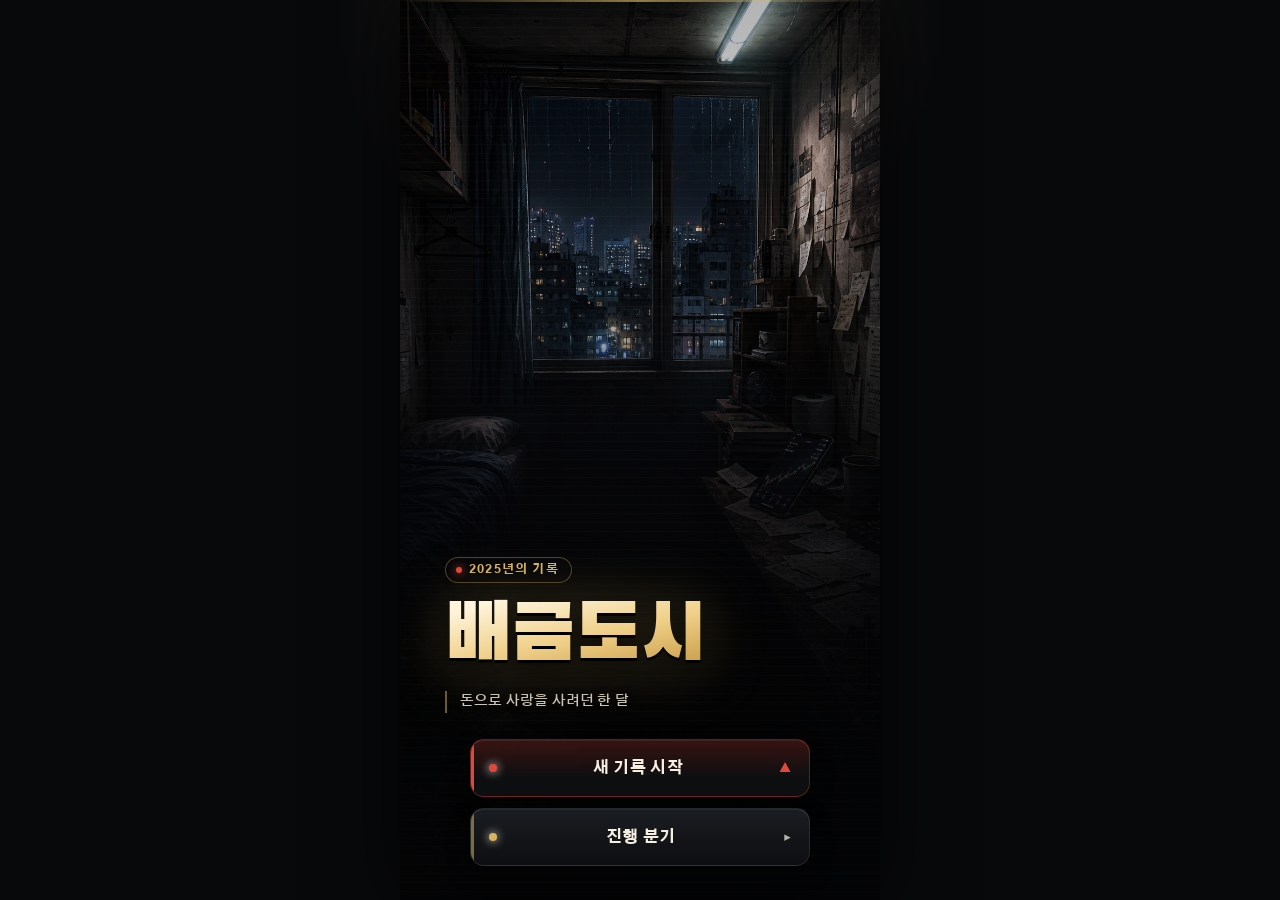
<file: index.html>
<!DOCTYPE html>
<html lang="ko">
<head>
  <meta charset="UTF-8" />
  <meta name="viewport" content="width=device-width, initial-scale=1.0" />
  <meta http-equiv="refresh" content="0; url=game/index.html" />
  <title>Redirecting to MammonCity</title>
  <script>
    window.location.replace('game/index.html' + window.location.search + window.location.hash);
  </script>
</head>
<body>
  <p>Redirecting to <a href="game/index.html">game/index.html</a>.</p>
</body>
</html>
</file>
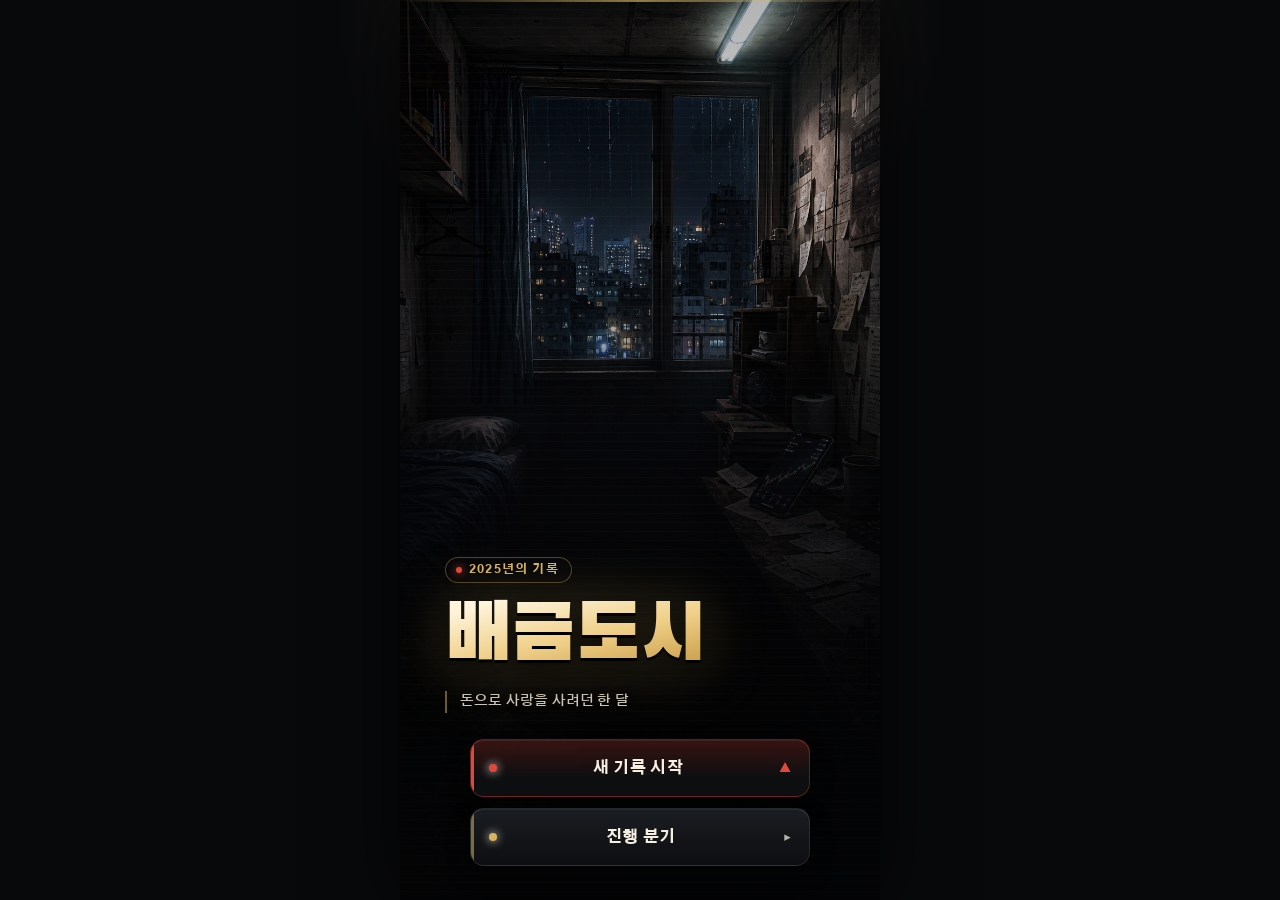
<file: game/index.html>
<!DOCTYPE html>
<html lang="ko">
<head>
  <meta charset="UTF-8" />
  <meta name="viewport" content="width=device-width, initial-scale=1.0, maximum-scale=1.0, user-scalable=no" />
  <title>배금도시</title>
  <link rel="preconnect" href="https://fonts.googleapis.com" />
  <link rel="preconnect" href="https://fonts.gstatic.com" crossorigin />
  <link href="https://fonts.googleapis.com/css2?family=Black+Han+Sans&family=Gothic+A1:wght@400;600;700;800&display=swap" rel="stylesheet" />
  <link rel="stylesheet" href="style.css" />
  <link rel="stylesheet" href="phone.css" />
</head>
<body>
  <!-- 게임은 이 한 칸 안에서 다 그려진다 (세로 폰 화면) -->
  <div id="app">
    <!-- 상단 챕터/주차 헤더 -->
    <header id="hdr" class="hdr"></header>

    <!-- 화면 본체: 엔진이 여기에 씬을 그린다 -->
    <main id="stage"></main>

    <!-- 무료 버전 광고 자리 (지금은 비활성, 출시 때 결정) -->
    <div id="adslot" class="adslot" hidden>광고 자리</div>
  </div>

  <!-- 스토리 데이터 먼저, 그 다음 엔진 -->
  <script src="data/scenes.js"></script>
  <script src="data/branches.js"></script>
  <script src="phone.js"></script>
  <script src="engine.js"></script>
</body>
</html>
</file>
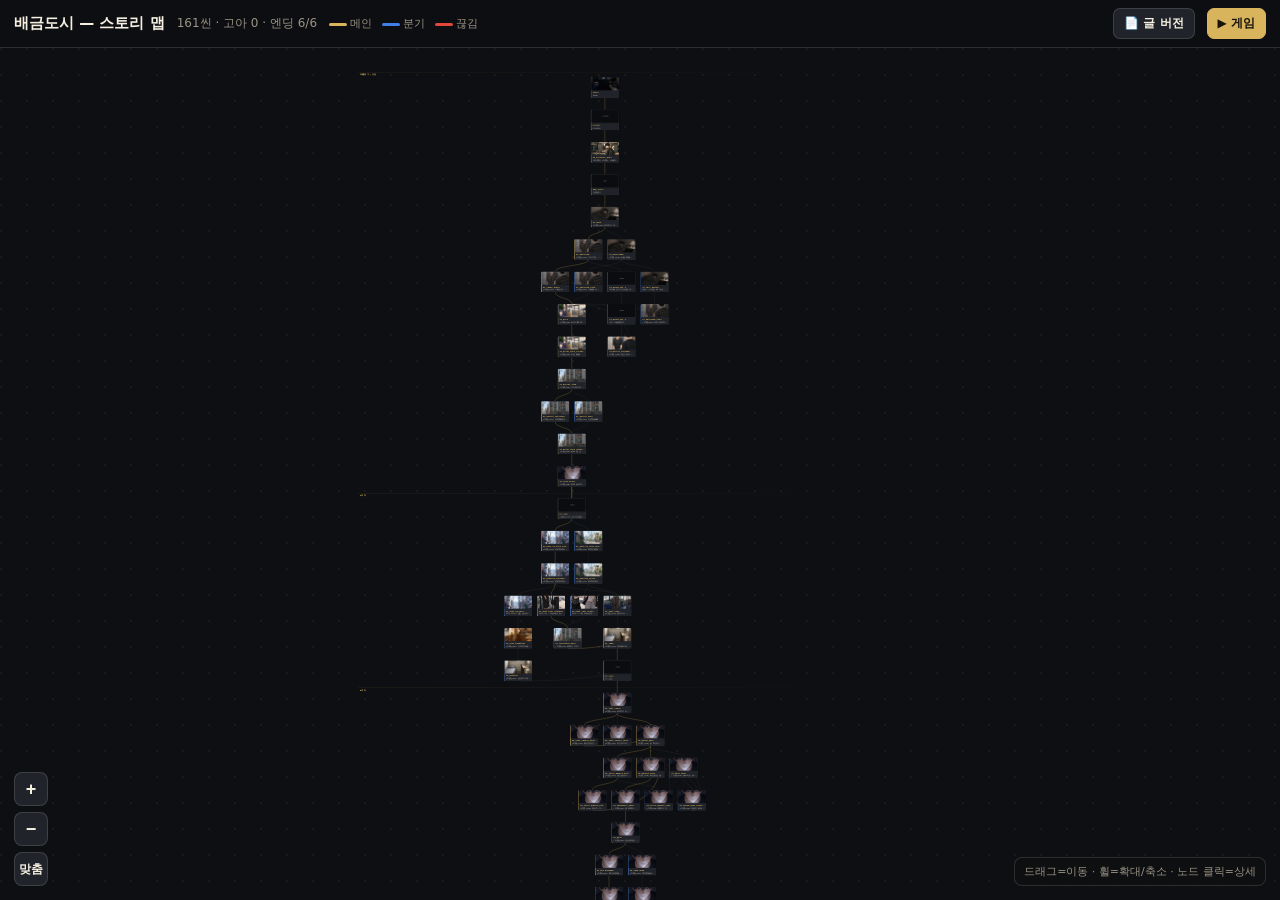
<file: game/map.html>
<!DOCTYPE html>
<html lang="ko">
<head>
<meta charset="utf-8">
<meta name="viewport" content="width=device-width, initial-scale=1">
<title>배금도시 — 스토리 맵 (그림)</title>
<style>
  :root{
    --ink:#f5efe2; --muted:#9a9384; --bg:#0e0f12; --panel:#181a1e; --panel2:#202329;
    --line:rgba(245,239,226,.14); --gold:#d8b45d; --red:#e0483c; --green:#1db089; --blue:#3f7fe6;
  }
  *{box-sizing:border-box; margin:0; padding:0}
  html,body{height:100%}
  body{background:var(--bg); color:var(--ink); font-family:"Gothic A1",system-ui,sans-serif; overflow:hidden}
  a{color:inherit}

  .topbar{position:fixed; top:0; left:0; right:0; z-index:10; height:48px; display:flex; align-items:center; gap:12px;
    padding:0 14px; background:rgba(14,15,18,.96); border-bottom:1px solid var(--line)}
  .topbar h1{font-size:15px; font-weight:800}
  .topbar .tag{font-size:12px; color:var(--muted)}
  .topbar .sp{flex:1}
  .tbtn{border:1px solid var(--line); background:var(--panel2); color:var(--ink); border-radius:7px;
    padding:6px 10px; font:inherit; font-size:12px; font-weight:800; cursor:pointer; text-decoration:none}
  .tbtn:hover{border-color:var(--gold)}
  .tbtn.gold{background:var(--gold); color:#17130b; border-color:var(--gold)}
  .legend{display:flex; gap:10px; font-size:11px; color:var(--muted); align-items:center}
  .legend i{display:inline-block; width:18px; height:3px; border-radius:2px; vertical-align:middle; margin-right:3px}
  .legend .l-spine{background:var(--gold)} .legend .l-branch{background:var(--blue)} .legend .l-bad{background:var(--red)}

  #viewport{position:fixed; inset:48px 0 0 0; overflow:hidden; cursor:grab; background:
    radial-gradient(circle at 1px 1px, rgba(245,239,226,.05) 1px, transparent 0) 0 0/26px 26px}
  #viewport.grabbing{cursor:grabbing}
  #world{position:absolute; top:0; left:0; transform-origin:0 0}
  #edges{position:absolute; top:0; left:0; overflow:visible; pointer-events:none}
  .nodes{position:absolute; top:0; left:0}

  .bandlabel{position:absolute; font-weight:800; font-size:13px; color:var(--gold); white-space:nowrap}
  .bandlabel .c{color:var(--muted); font-weight:700; font-size:11px; margin-left:6px}
  .bandrule{position:absolute; height:1px; background:linear-gradient(90deg,rgba(216,180,93,.35),transparent)}

  .gnode{position:absolute; border:1px solid var(--line); border-left:3px solid var(--line); border-radius:9px;
    background:var(--panel2); overflow:hidden; cursor:pointer; transition:border-color .1s, box-shadow .1s}
  .gnode:hover{border-color:var(--gold)}
  .gnode.spine{border-left-color:var(--gold)}
  .gnode.branch{border-left-color:var(--blue)}
  .gnode.is-start{border-left-color:var(--green)}
  .gnode.is-end{border-left-color:#e7c879}
  .gnode.is-end .gmeta{background:#211d12}
  .gnode.sel{box-shadow:0 0 0 2px var(--gold); border-color:var(--gold)}
  .gnode.dim{opacity:.28}
  .gnode .gthumb{display:block; width:100%; height:74px; object-fit:cover; background:#0b0c0f; border-bottom:1px solid var(--line)}
  .gnode .gthumb.ph{display:flex; align-items:center; justify-content:center; color:var(--muted); font-size:10px; font-family:ui-monospace,monospace}
  .gnode .gmeta{padding:5px 8px}
  .gnode .gid{font:800 11px ui-monospace,Menlo,Consolas,monospace; color:var(--gold); display:block;
    white-space:nowrap; overflow:hidden; text-overflow:ellipsis}
  .gnode .gsum{font-size:11px; color:#cbc4b4; display:block; white-space:nowrap; overflow:hidden; text-overflow:ellipsis; margin-top:2px}
  .gnode .gdot{position:absolute; top:5px; right:6px; width:7px; height:7px; border-radius:50%; background:var(--gold);
    display:none; box-shadow:0 0 0 2px #0b0c0f}
  .gnode.has-note .gdot{display:block}

  path.edge{fill:none; stroke:rgba(245,239,226,.16); stroke-width:1.6}
  path.edge.spine{stroke:rgba(216,180,93,.55); stroke-width:2.2}
  path.edge.branch{stroke:rgba(63,127,230,.45)}
  path.edge.bad{stroke:rgba(224,72,60,.6); stroke-dasharray:4 3}
  path.edge.hot{stroke:var(--gold); stroke-width:2.6}
  .elabel{font-size:10px; fill:var(--gold); font-weight:700; paint-order:stroke; stroke:#0e0f12; stroke-width:3px}

  .zoom{position:fixed; left:14px; bottom:14px; z-index:10; display:flex; flex-direction:column; gap:6px}
  .zoom button{width:34px; height:34px; border:1px solid var(--line); background:var(--panel2); color:var(--ink);
    border-radius:8px; font-size:18px; font-weight:800; cursor:pointer}
  .zoom button:hover{border-color:var(--gold)}
  .hint{position:fixed; right:14px; bottom:14px; z-index:9; font-size:11px; color:var(--muted);
    background:rgba(14,15,18,.8); border:1px solid var(--line); border-radius:8px; padding:6px 9px}

  /* 우측 상세 */
  .dock{position:fixed; top:48px; right:0; z-index:20; width:min(54vw,620px); height:calc(100dvh - 48px);
    background:#0b0c0f; border-left:1px solid rgba(216,180,93,.4); box-shadow:-20px 0 60px rgba(0,0,0,.6);
    display:none; flex-direction:column}
  .dock.open{display:flex}
  .dock-head{display:flex; align-items:center; gap:8px; padding:10px 12px; background:#15171b; border-bottom:1px solid var(--line)}
  .dock-title{flex:1; min-width:0; color:var(--gold); font:800 13px ui-monospace,Menlo,Consolas,monospace;
    overflow:hidden; text-overflow:ellipsis; white-space:nowrap}
  .dock-btn{border:1px solid var(--line); background:#22252b; color:var(--ink); border-radius:6px;
    padding:5px 9px; font:inherit; font-size:12px; font-weight:800; cursor:pointer; text-decoration:none}
  .dock-btn:hover{border-color:var(--gold)}
  .dock-body{flex:1; min-height:0; overflow:auto; padding:14px}
  .d-preview{width:100%; height:64vh; min-height:380px; border:1px solid rgba(216,180,93,.3); border-radius:10px;
    overflow:hidden; background:#050506; margin-bottom:12px}
  .d-preview iframe{width:100%; height:100%; border:0; display:block; background:#050506}
  .d-img{width:100%; aspect-ratio:16/9; object-fit:cover; border:1px solid var(--line); border-radius:8px; background:#0b0c0f; display:block; margin-bottom:10px}
  .d-hd{font-size:12px; color:var(--muted)} .d-sp{font-size:13px; color:var(--gold); font-weight:800; margin-top:8px}
  .d-tx{font-size:14px; white-space:pre-line; color:#e7e0d2; margin-top:8px; border-left:2px solid var(--line); padding-left:10px}
  .d-sec{margin-top:14px; border-top:1px solid var(--line); padding-top:10px}
  .d-sec h4{font-size:11px; font-weight:800; color:var(--muted); margin-bottom:7px; letter-spacing:.04em}
  .d-edge{font-size:12px; padding:3px 0} .d-edge .lab{color:#d7cfbf}
  .d-edge a{font-family:ui-monospace,monospace; font-weight:800; color:var(--blue); text-decoration:none; border-bottom:1px dotted; cursor:pointer}
  .d-edge a.broken{color:var(--red)}
  .d-edge.branchline{margin-left:16px} .d-edge .gate{color:var(--gold); font-size:11px; font-weight:700}
  .d-edge .cond{color:#cbb27a; font-weight:700}
  .chips{display:flex; flex-wrap:wrap; gap:5px}
  .chip{font-size:11px; font-weight:700; padding:2px 7px; border-radius:6px; border:1px solid var(--line)}
  .chip.stat{color:#eab; border-color:rgba(224,72,60,.4)} .chip.flag{color:#9cd; border-color:rgba(63,127,230,.4)}
  .chip.money{color:var(--green); border-color:rgba(29,176,137,.4)}
  .d-note textarea{width:100%; min-height:110px; resize:vertical; border:1px solid var(--line); border-radius:8px;
    background:#101216; color:var(--ink); padding:10px; font:inherit; font-size:13px; line-height:1.5}
  .d-note textarea:focus{outline:none; border-color:var(--gold)}
  .empty{color:var(--muted); padding:40px; text-align:center}
</style>
</head>
<body>
  <div class="topbar">
    <h1>배금도시 — 스토리 맵</h1>
    <span class="tag" id="tag">불러오는 중…</span>
    <div class="legend">
      <span><i class="l-spine"></i>메인</span><span><i class="l-branch"></i>분기</span><span><i class="l-bad"></i>끊김</span>
    </div>
    <span class="sp"></span>
    <a class="tbtn" href="overview.html">📄 글 버전</a>
    <a class="tbtn gold" href="index.html" target="_blank" rel="noopener">▶ 게임</a>
  </div>

  <div id="viewport"><div id="world"><svg id="edges"></svg><div class="nodes" id="nodes"></div></div></div>

  <div class="zoom">
    <button id="zin" title="확대">+</button>
    <button id="zout" title="축소">−</button>
    <button id="zfit" title="전체 보기" style="font-size:12px">맞춤</button>
  </div>
  <div class="hint">드래그=이동 · 휠=확대/축소 · 노드 클릭=상세</div>

  <aside class="dock" id="dock">
    <div class="dock-head">
      <span class="dock-title" id="dockTitle">씬을 클릭하세요</span>
      <a class="dock-btn" id="dockPop" href="index.html" target="_blank" rel="noopener">↗ 새 탭</a>
      <button class="dock-btn" id="dockClose" type="button">✕</button>
    </div>
    <div class="dock-body" id="dockBody"><div class="empty">노드를 클릭하면 본문·분기·메모가 여기 나와요.</div></div>
  </aside>

  <script src="data/scenes.js"></script>
  <script src="data/branches.js"></script>
  <script src="atlas.js"></script>
  <script>
  (function(){
    var tag = document.getElementById('tag');
    if(!window.STORY){ tag.textContent = 'scenes.js를 못 읽음'; return; }
    var M = window.Atlas.build(window.STORY);
    var H = M.health;
    var START = H.start;
    var esc = function(s){ return String(s==null?'':s).replace(/[&<>"]/g,function(c){
      return {'&':'&amp;','<':'&lt;','>':'&gt;','"':'&quot;'}[c]; }); };
    var NOTE_KEY = 'baegeumdosi-atlas-notes-v1'; // 글 버전과 공유
    var notes = (function(){ try{ return JSON.parse(localStorage.getItem(NOTE_KEY)||'{}')||{}; }catch(e){ return {}; } })();

    var byId = {};
    M.groups.forEach(function(g){ g.scenes.forEach(function(s){ byId[s.id] = s; }); });

    // 메인 척추: start에서 첫 엣지만 따라간 경로
    var spine = {};
    (function(){ var cur=START, n=0; while(cur && byId[cur] && !spine[cur] && n++<999){ spine[cur]=true;
      var e=(byId[cur].edges||[])[0]; cur = e ? (e.branches&&e.branches[0]?e.branches[0].target:e.target) : null; } })();

    // ---- 그래프 엣지(런타임 허브는 실제 도착지로 펼침) ----
    function realEdges(s){
      var out=[];
      (s.edges||[]).forEach(function(e){
        if(e.branches && e.branches.length){
          e.branches.forEach(function(b){ out.push({ to:b.target, label:b.label, gate:e.gate, kind:b.kind }); });
        } else {
          out.push({ to:e.target, label:e.label, kind:e.kind });
        }
      });
      return out;
    }

    // ---- 레이아웃: 깊이(BFS)=세로 레이어, 주차=가로 구분선 ----
    var NW=158, NH=116, STEPX=184, STEPY=180, TOP=50;
    var world = document.getElementById('world');
    var svg = document.getElementById('edges');
    var nodesEl = document.getElementById('nodes');
    function summaryText(s){
      var body = (s.text || s.header || '').replace(/\s+/g,' ').trim();
      return s.speaker ? (s.speaker + (body?': '+body:'')) : (body || '('+s.type+')');
    }
    function thumbHTML(s){
      var im = s.image;
      if(im && (im.kind==='file' || im.kind==='layered'))
        return '<img class="gthumb" src="'+esc(im.src)+'" loading="lazy" alt="" data-fallback="'+esc(s.type)+'">';
      return '<div class="gthumb ph">'+esc((im&&im.label)||s.type)+'</div>';
    }

    // 부모/자식 (실제 존재하는 씬 사이의 링크만)
    var parents={}, children={};
    Object.keys(byId).forEach(function(id){ parents[id]=[]; children[id]=[]; });
    Object.keys(byId).forEach(function(id){
      realEdges(byId[id]).forEach(function(e){ if(byId[e.to]){ children[id].push(e.to); parents[e.to].push(id); } });
    });

    // 깊이: start에서 BFS 최단거리 (= 세로 위치)
    var depth={}; depth[START]=0; var bfs=[START];
    while(bfs.length){ var cid=bfs.shift(); children[cid].forEach(function(t){ if(depth[t]==null){ depth[t]=depth[cid]+1; bfs.push(t); } }); }
    var maxD=0; Object.keys(depth).forEach(function(id){ maxD=Math.max(maxD, depth[id]); });
    Object.keys(byId).forEach(function(id){ if(depth[id]==null) depth[id]=++maxD; }); // 미도달은 맨 아래

    // 레이어 배열
    var layers=[]; for(var d=0; d<=maxD; d++) layers[d]=[];
    Object.keys(byId).forEach(function(id){ layers[depth[id]].push(id); });
    var idx={}; function reindex(){ layers.forEach(function(arr){ arr.forEach(function(id,i){ idx[id]=i; }); }); }
    reindex();

    // 교차 줄이기: 바리센터 위/아래 스윕 여러 번
    function sweep(down){
      for(var k=0;k<layers.length;k++){
        var L = down ? k : layers.length-1-k;
        if(down && L===0) continue; if(!down && L===layers.length-1) continue;
        var key={};
        layers[L].forEach(function(id){
          var nb=(down?parents[id]:children[id]).filter(function(n){ return depth[n]===(down?L-1:L+1); });
          if(nb.length){ var s=0; nb.forEach(function(n){ s+=idx[n]; }); key[id]=s/nb.length; }
          else key[id]=idx[id];
        });
        layers[L].sort(function(a,b){ return key[a]-key[b]; });
        layers[L].forEach(function(id,i){ idx[id]=i; });
      }
    }
    for(var it=0; it<6; it++) sweep(it%2===0);

    // 좌표: 위→아래로 부모 평균 x에 맞춰 직선화, 최소 간격 유지
    var pos={};
    layers.forEach(function(arr, L){
      var des = arr.map(function(id){
        var ap=parents[id].filter(function(p){ return depth[p]===L-1 && pos[p]; });
        if(ap.length){ var s=0; ap.forEach(function(p){ s+=pos[p].x; }); return s/ap.length; }
        return idx[id]*STEPX;
      });
      var xs=[]; for(var i=0;i<arr.length;i++){ xs[i] = i===0 ? des[i] : Math.max(des[i], xs[i-1]+STEPX); }
      // 패킹된 줄을 desired 중심에 맞춰 재정렬(우측 쏠림 방지)
      var ad=des.reduce(function(a,b){return a+b;},0)/(des.length||1);
      var ax=xs.reduce(function(a,b){return a+b;},0)/(xs.length||1);
      var sh=ad-ax;
      arr.forEach(function(id,i){ pos[id]={ x:xs[i]+sh, y:L*STEPY+TOP }; });
    });

    // 양수 좌표로 시프트 + 캔버스 크기
    var minX=Infinity, maxX=-Infinity;
    Object.keys(pos).forEach(function(id){ minX=Math.min(minX,pos[id].x); maxX=Math.max(maxX,pos[id].x+NW); });
    var shiftX=-minX+60; Object.keys(pos).forEach(function(id){ pos[id].x+=shiftX; });
    var totalW=(maxX-minX)+120;
    var totalH=(maxD+1)*STEPY+TOP+40;
    svg.setAttribute('width', totalW); svg.setAttribute('height', totalH);
    world.style.width = totalW+'px'; world.style.height = totalH+'px';

    // 주차 구분선: 레이어 대표 주차가 바뀌면 가로줄+라벨
    function layerWeek(L){ var c={}; layers[L].forEach(function(id){ var w=byId[id].group.label; c[w]=(c[w]||0)+1; });
      var best=null,bn=-1; Object.keys(c).forEach(function(w){ if(c[w]>bn){bn=c[w];best=w;} }); return best; }
    var dividers=''; var prevW=null;
    for(var L=0; L<=maxD; L++){
      var w=layerWeek(L); if(w==null) continue;
      if(w!==prevW){
        var yd=L*STEPY+TOP-28;
        dividers += '<div class="bandrule" style="left:0; top:'+yd+'px; width:'+totalW+'px"></div>'
          + '<div class="bandlabel" style="left:8px; top:'+(yd+4)+'px">'+esc(w)+'</div>';
        prevW=w;
      }
    }

    // 노드
    var html = dividers;
    Object.keys(byId).forEach(function(id){
      var s = byId[id], p = pos[id]; if(!p) return;
      var cls='gnode';
      if(id===START) cls+=' is-start'; else cls += spine[id]?' spine':' branch';
      if(s.badges.indexOf('엔딩')>=0) cls+=' is-end';
      if((notes[id]||'').trim()) cls+=' has-note';
      html += '<div class="'+cls+'" id="n-'+esc(id)+'" data-id="'+esc(id)+'" '
        + 'style="left:'+p.x+'px; top:'+p.y+'px; width:'+NW+'px; height:'+NH+'px">'
        + '<span class="gdot"></span>'
        + thumbHTML(s)
        + '<div class="gmeta"><span class="gid">'+esc(id)+'</span>'
        + '<span class="gsum">'+esc(summaryText(s))+'</span></div></div>';
    });
    nodesEl.innerHTML = html;
    // 이미지 깨지면 타입 라벨 박스로 대체
    nodesEl.querySelectorAll('img.gthumb').forEach(function(img){
      img.addEventListener('error', function(){
        var box=document.createElement('div'); box.className='gthumb ph';
        box.textContent=img.getAttribute('data-fallback')||'';
        img.replaceWith(box);
      });
    });

    // 엣지 path (아래로 가는 건 세로 베지어, 역방향/같은레이어는 옆으로 우회)
    var edgeList = [];
    Object.keys(byId).forEach(function(id){
      var from = pos[id]; if(!from) return;
      realEdges(byId[id]).forEach(function(e){
        var to = pos[e.to];
        var x1=from.x+NW/2, y1=from.y+NH, x2, y2, d, kind;
        if(!to){ x2=x1; y2=y1+30; d='M'+x1+','+y1+' L'+x2+','+y2; kind='bad'; }
        else {
          x2=to.x+NW/2; y2=to.y;
          kind = e.kind==='broken'?'bad':(spine[id]&&spine[e.to]?'spine':(e.gate?'branch':'norm'));
          if(depth[e.to] > depth[id]){
            var dy=Math.max(28,(y2-y1)/2);
            d='M'+x1+','+y1+' C'+x1+','+(y1+dy)+' '+x2+','+(y2-dy)+' '+x2+','+y2;
          } else { // 위/옆으로 돌아가는 링크: 오른쪽으로 우회 곡선
            var midx=Math.max(x1,x2)+90;
            d='M'+x1+','+y1+' C'+midx+','+y1+' '+midx+','+y2+' '+x2+','+y2;
          }
        }
        edgeList.push({ from:id, to:e.to, d:d, kind:kind });
      });
    });
    var svgNS='http://www.w3.org/2000/svg';
    edgeList.forEach(function(e, i){
      var p=document.createElementNS(svgNS,'path');
      p.setAttribute('d', e.d); p.setAttribute('class','edge'+(e.kind!=='norm'?' '+e.kind:''));
      p.setAttribute('data-from', e.from); p.setAttribute('data-to', e.to); p.dataset.idx=i;
      svg.appendChild(p);
    });

    // ---- 팬/줌 ----
    var vp=document.getElementById('viewport');
    var tx=40, ty=20, scale=0.8;
    function apply(){ world.style.transform='translate('+tx+'px,'+ty+'px) scale('+scale+')'; }
    apply();
    var dragging=false, sx, sy, stx, sty, moved=false;
    vp.addEventListener('mousedown', function(e){ moved=false; if(e.target.closest('.gnode'))return; dragging=true; sx=e.clientX; sy=e.clientY; stx=tx; sty=ty; vp.classList.add('grabbing'); });
    window.addEventListener('mousemove', function(e){ if(!dragging)return; tx=stx+(e.clientX-sx); ty=sty+(e.clientY-sy); if(Math.abs(e.clientX-sx)+Math.abs(e.clientY-sy)>3)moved=true; apply(); });
    window.addEventListener('mouseup', function(){ dragging=false; vp.classList.remove('grabbing'); });
    vp.addEventListener('wheel', function(e){ e.preventDefault();
      var rect=vp.getBoundingClientRect(), mx=e.clientX-rect.left, my=e.clientY-rect.top;
      var f=e.deltaY<0?1.12:0.89, ns=Math.max(0.18, Math.min(2.4, scale*f));
      tx = mx-(mx-tx)*(ns/scale); ty = my-(my-ty)*(ns/scale); scale=ns; apply();
    }, {passive:false});
    function fit(){
      var rect=vp.getBoundingClientRect();
      scale=Math.min(2, Math.max(0.18, Math.min((rect.width-40)/totalW,(rect.height-40)/totalH)));
      tx=(rect.width-totalW*scale)/2; ty=20; apply();
    }
    document.getElementById('zin').onclick=function(){ scale=Math.min(2.4,scale*1.2); apply(); };
    document.getElementById('zout').onclick=function(){ scale=Math.max(0.18,scale*0.83); apply(); };
    document.getElementById('zfit').onclick=fit;

    // ---- 선택 / 상세 ----
    var selected=null;
    function previewURL(id){ return 'index.html?preview='+encodeURIComponent(id)+'&embed=1'; }
    function deltaChips(deltas){
      if(!deltas||!deltas.length) return '';
      return '<div class="chips">'+deltas.map(function(d){
        var cls=d.kind==='money'?'money':d.kind==='flag'?'flag':'stat';
        var v=(typeof d.val==='number'&&d.val>0?'+':'')+d.val;
        return '<span class="chip '+cls+'">'+esc(d.name)+' <span class="v">'+esc(v)+'</span></span>';
      }).join('')+'</div>';
    }
    function detailHTML(s){
      var edges=s.edges.map(function(e){
        if(e.branches&&e.branches.length){
          var sub=e.branches.map(function(b){
            return '<div class="d-edge branchline"><span class="cond">'+esc(b.label)+'</span> '
              +'<a class="'+(b.kind==='broken'?'broken':'')+'" data-jump="'+esc(b.target)+'">→ '+esc(b.target)+'</a></div>';
          }).join('');
          return '<div class="d-edge"><span class="lab">'+esc(e.label)+'</span> <span class="gate">⟨'+esc(e.gate)+'⟩</span>'+deltaChips(e.deltas)+'</div>'+sub;
        }
        return '<div class="d-edge"><span class="lab">'+esc(e.label)+'</span> '
          +'<a class="'+(e.kind==='broken'?'broken':'')+'" data-jump="'+esc(e.target)+'">→ '+esc(e.target)+'</a>'+deltaChips(e.deltas)+'</div>';
      }).join('') || '<div class="empty" style="padding:10px">나가는 분기 없음</div>';

      var inc=[]; Object.keys(byId).forEach(function(id){ realEdges(byId[id]).forEach(function(e){ if(e.to===s.id) inc.push(id); }); });
      var incHTML = inc.length ? inc.map(function(p){ return '<div class="d-edge"><a data-jump="'+esc(p)+'">'+esc(p)+'</a></div>'; }).join('')
        : '<div class="empty" style="padding:10px">들어오는 링크 없음</div>';

      // 실제 게임 엔진으로 그 씬을 렌더한 라이브 미리보기 (글 안 짤리고 그대로 보임)
      var prev = '<div class="d-preview"><iframe src="'+esc(previewURL(s.id))+'" title="씬 미리보기" loading="lazy"></iframe></div>';
      return prev
        + '<div class="d-hd">'+esc(s.type)+(s.header?' · '+esc(s.header):'')+'</div>'
        + (s.speaker?'<div class="d-sp">'+esc(s.speaker)+'</div>':'')
        + (s.text?'<div class="d-tx">'+esc(s.text)+'</div>':'')
        + (s.deltas&&s.deltas.length?'<div class="d-sec"><h4>이 씬의 변화</h4>'+deltaChips(s.deltas)+'</div>':'')
        + '<div class="d-sec"><h4>나가는 분기 ('+s.edges.length+')</h4>'+edges+'</div>'
        + '<div class="d-sec"><h4>들어오는 링크 ('+inc.length+')</h4>'+incHTML+'</div>'
        + '<div class="d-sec d-note"><h4>메모 (글 버전과 공유)</h4>'
        +   '<textarea data-note-scene="'+esc(s.id)+'" placeholder="수정 지시, 분기 아이디어">'+esc(notes[s.id]||'')+'</textarea></div>';
    }
    function highlightEdges(id){
      svg.querySelectorAll('path.edge').forEach(function(p){
        var on = p.getAttribute('data-from')===id;
        p.classList.toggle('hot', on);
      });
    }
    function select(id){
      var s=byId[id]; if(!s) return;
      selected=id;
      nodesEl.querySelectorAll('.gnode.sel').forEach(function(n){ n.classList.remove('sel'); });
      var n=document.getElementById('n-'+id); if(n) n.classList.add('sel');
      highlightEdges(id);
      document.getElementById('dockTitle').textContent=id;
      document.getElementById('dockBody').innerHTML=detailHTML(s);
      document.getElementById('dockPop').href=previewURL(id);
      document.getElementById('dock').classList.add('open');
    }
    function centerOn(id){
      var p=pos[id]; if(!p) return; var rect=vp.getBoundingClientRect();
      tx = rect.width/2 - (p.x+NW/2)*scale; ty = rect.height/2 - (p.y+NH/2)*scale; apply();
    }

    nodesEl.addEventListener('click', function(e){
      var node=e.target.closest('.gnode'); if(!node) return;
      if(moved) return; // 드래그였으면 무시
      select(node.getAttribute('data-id'));
    });
    document.getElementById('dockBody').addEventListener('click', function(e){
      var j=e.target.closest('[data-jump]'); if(!j) return; e.preventDefault();
      var id=j.getAttribute('data-jump'); if(byId[id]){ select(id); centerOn(id); }
    });
    document.getElementById('dockBody').addEventListener('input', function(e){
      var el=e.target; if(!el.matches('[data-note-scene]')) return;
      var id=el.getAttribute('data-note-scene'); notes[id]=el.value;
      var n=document.getElementById('n-'+id); if(n) n.classList.toggle('has-note', !!el.value.trim());
      try{ localStorage.setItem(NOTE_KEY, JSON.stringify(notes)); }catch(err){}
    });
    document.getElementById('dockClose').onclick=function(){
      document.getElementById('dock').classList.remove('open');
      nodesEl.querySelectorAll('.gnode.sel').forEach(function(n){ n.classList.remove('sel'); });
      svg.querySelectorAll('path.hot').forEach(function(p){ p.classList.remove('hot'); });
      selected=null;
    };

    tag.textContent = H.sceneCount+'씬 · 고아 '+H.orphans.length+' · 엔딩 '+H.reachableEndings.length+'/'+H.endings.length;
    fit();
  })();
  </script>
</body>
</html>
</file>
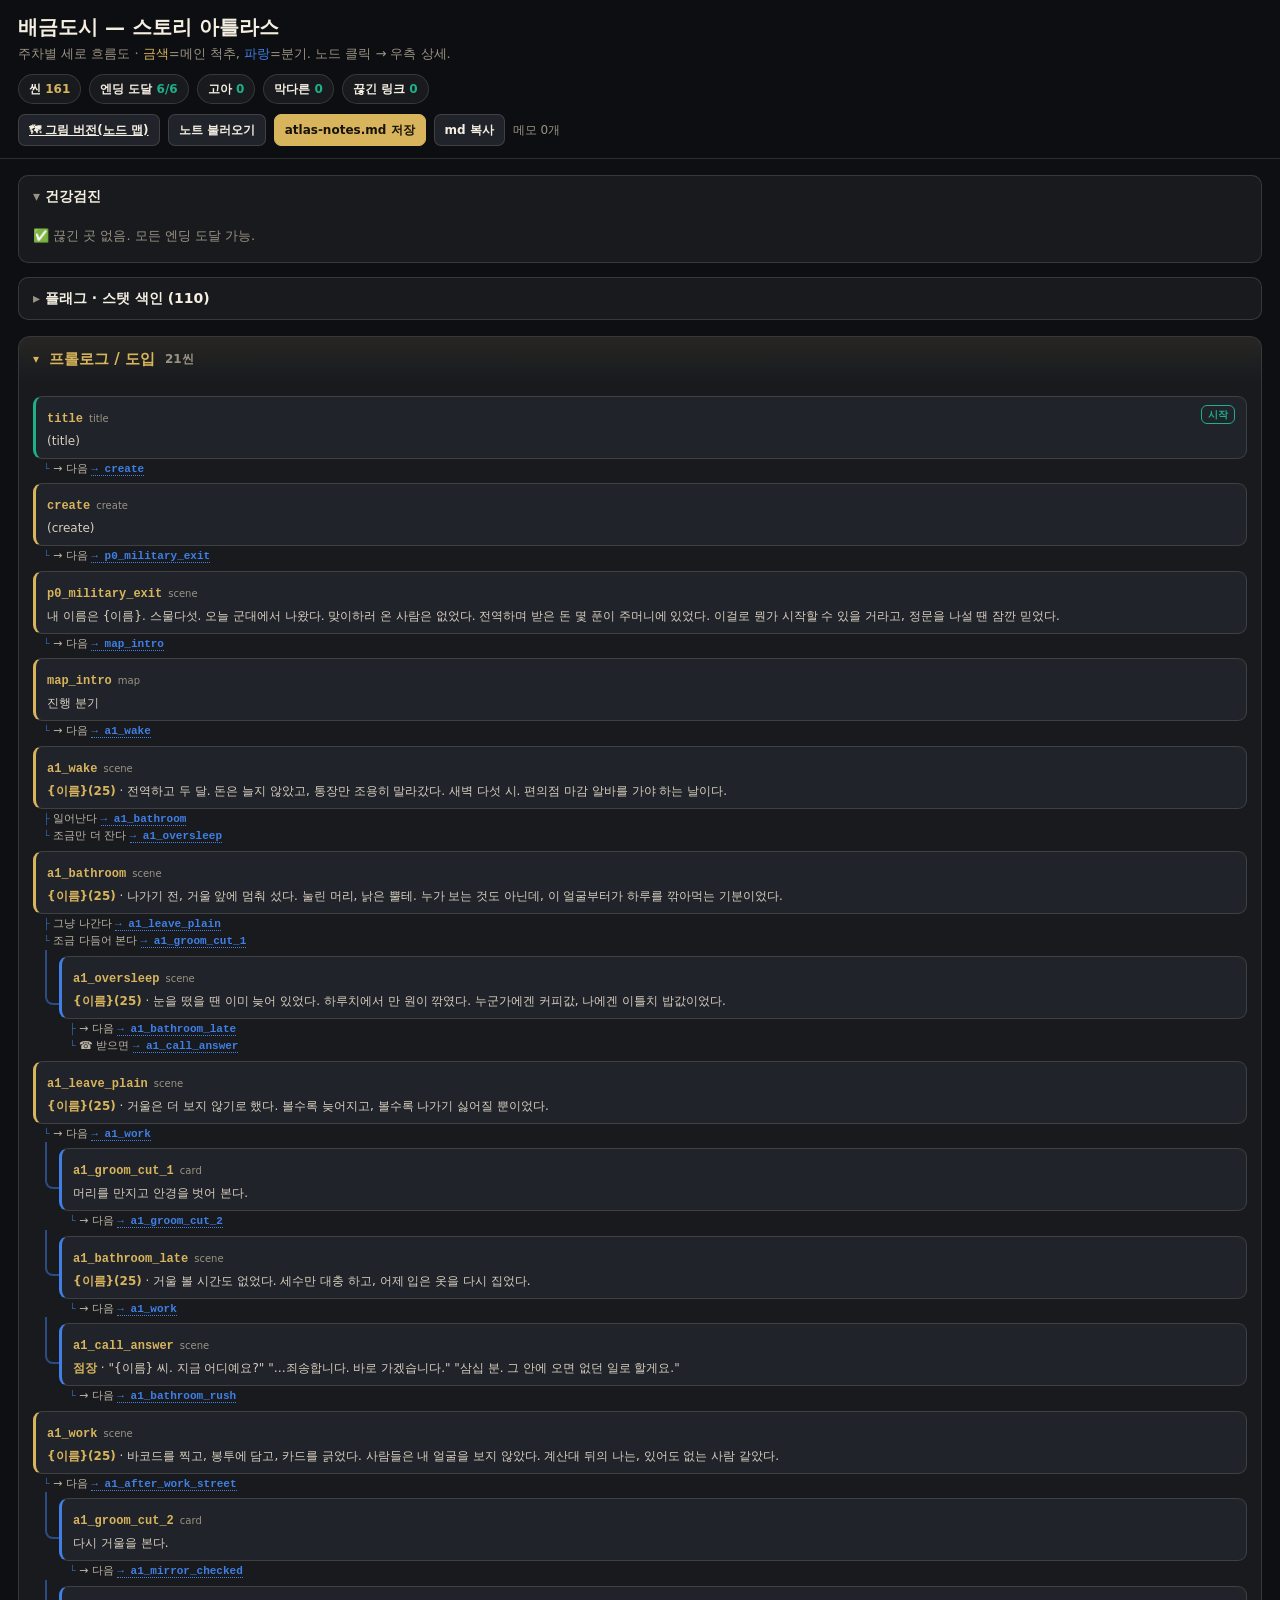
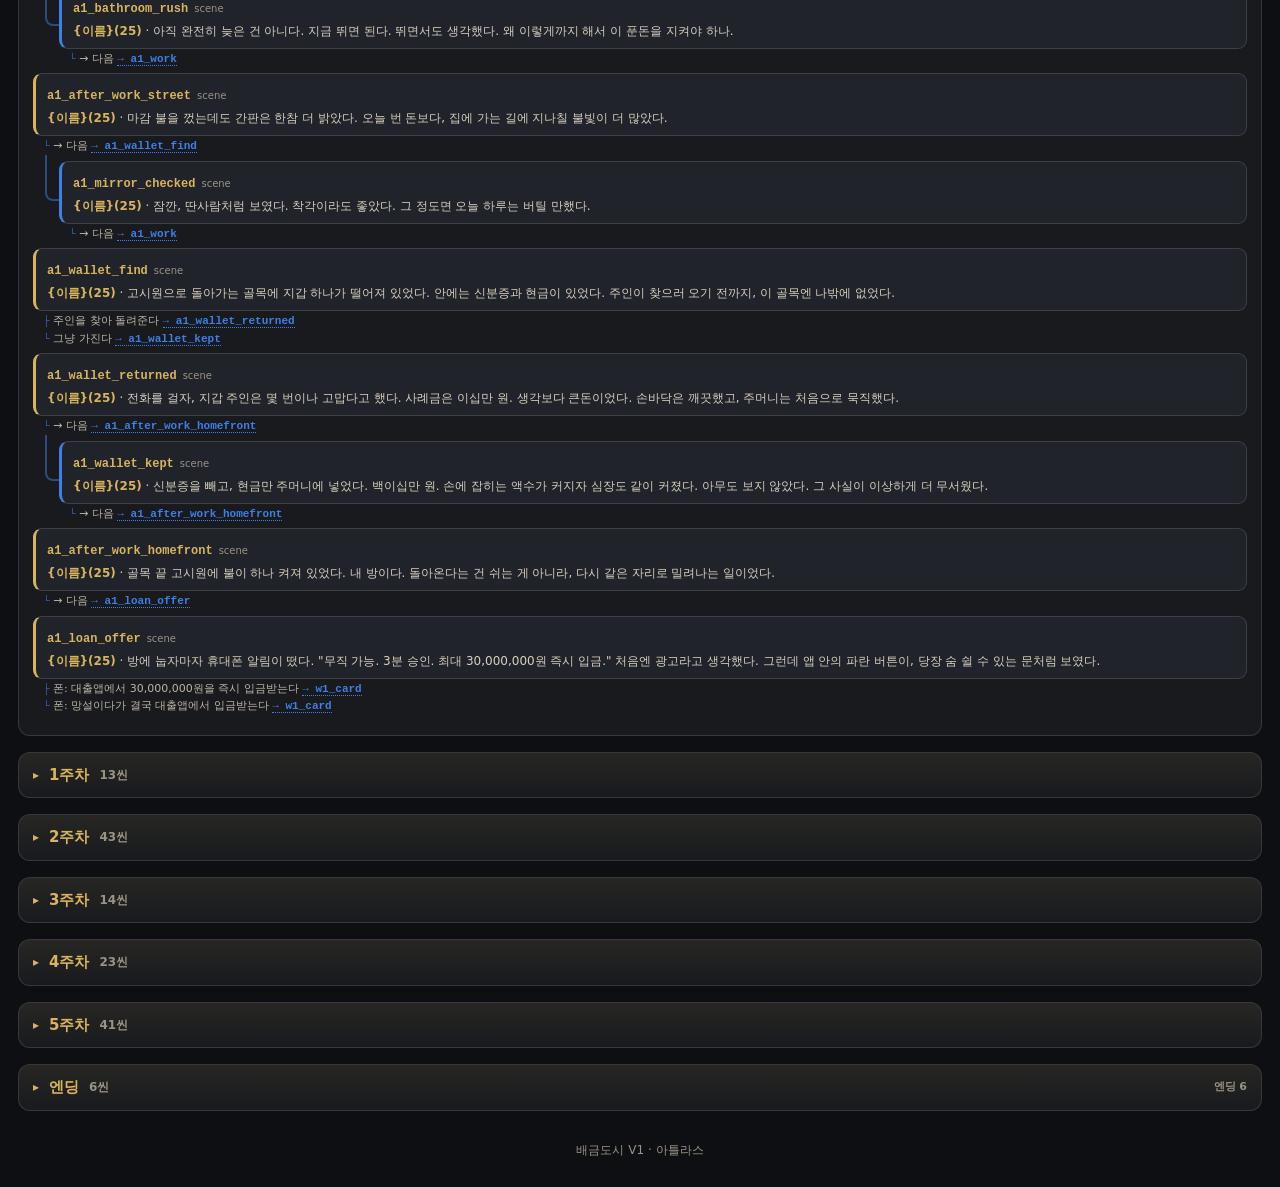
<file: game/overview.html>
<!DOCTYPE html>
<html lang="ko">
<head>
<meta charset="utf-8">
<meta name="viewport" content="width=device-width, initial-scale=1">
<title>배금도시 — 스토리 아틀라스</title>
<style>
  :root{
    --ink:#f5efe2; --muted:#9a9384; --bg:#0e0f12; --panel:#181a1e; --panel2:#202329;
    --line:rgba(245,239,226,.14); --gold:#d8b45d; --red:#e0483c; --green:#1db089; --blue:#3f7fe6;
  }
  *{box-sizing:border-box; margin:0; padding:0}
  body{background:var(--bg); color:var(--ink); font-family:"Gothic A1",system-ui,sans-serif; line-height:1.5; padding:18px; }
  body.dock-open{padding-right:min(46vw,520px)}
  a{color:inherit}
  h1{font-size:20px; font-weight:800}
  .sub{color:var(--muted); font-size:13px; margin-top:2px}

  .toolbar{position:sticky; top:0; z-index:5; background:rgba(14,15,18,.96); backdrop-filter:blur(4px);
    border-bottom:1px solid var(--line); padding:12px 4px; margin:-18px -18px 16px; padding-inline:18px}
  .pills{display:flex; flex-wrap:wrap; gap:8px; margin-top:10px}
  .pill{font-size:12px; font-weight:800; padding:5px 10px; border-radius:999px; border:1px solid var(--line); background:var(--panel)}
  .pill b{color:var(--gold)}
  .pill.bad b{color:var(--red)}
  .pill.warn b{color:var(--gold)}
  .pill.ok b{color:var(--green)}
  .note-actions{display:flex; flex-wrap:wrap; align-items:center; gap:8px; margin-top:10px}
  .note-btn{border:1px solid var(--line); background:var(--panel2); color:var(--ink); border-radius:7px;
    padding:6px 10px; font:inherit; font-size:12px; font-weight:800; cursor:pointer}
  .note-btn:hover{border-color:var(--gold)}
  .note-btn.primary{background:var(--gold); color:#17130b; border-color:var(--gold)}
  .note-status{font-size:12px; color:var(--muted)}
  .note-status.ok{color:var(--green)}
  .note-status.warn{color:var(--gold)}

  details.box{margin-bottom:14px; border:1px solid var(--line); border-radius:10px; background:var(--panel); overflow:hidden}
  details.box>summary{cursor:pointer; padding:10px 14px; font-weight:800; font-size:14px; list-style:none}
  summary::-webkit-details-marker{display:none}
  details.box>summary::before{content:"▸ "; color:var(--muted)}
  details.box[open]>summary::before{content:"▾ "}
  .pad{padding:6px 14px 14px}
  .problem{font-size:13px; padding:3px 0; color:var(--muted)}
  .problem a{color:var(--blue); text-decoration:underline; cursor:pointer}
  .problem.red a{color:var(--red)}
  .legend{display:flex; flex-wrap:wrap; gap:6px}
  .chip{font-size:11px; font-weight:700; padding:2px 7px; border-radius:6px; border:1px solid var(--line)}
  .chip.stat{color:#eab; border-color:rgba(224,72,60,.4)}
  .chip.flag{color:#9cd; border-color:rgba(63,127,230,.4)}
  .chip.money{color:var(--green); border-color:rgba(29,176,137,.4)}
  .chip .v{opacity:.85}
  code{font-family:ui-monospace,Menlo,Consolas,monospace}

  /* ---- 주차 흐름도 ---- */
  .week{margin:16px 0; border:1px solid var(--line); border-radius:12px; background:var(--panel); overflow:hidden}
  .week>summary{cursor:pointer; list-style:none; padding:11px 14px; display:flex; align-items:center; gap:10px;
    font-weight:800; font-size:15px; background:linear-gradient(180deg,rgba(216,180,93,.08),transparent)}
  .week>summary::before{content:"▾"; color:var(--gold); font-size:12px}
  .week:not([open])>summary::before{content:"▸"}
  .week .wlabel{color:var(--gold)}
  .week .wcount{color:var(--muted); font-size:12px; font-weight:700}
  .week .wend{margin-left:auto; font-size:11px; color:var(--muted); font-weight:700}
  .flow{padding:8px 14px 16px}

  .nodewrap{margin-left:calc(var(--lane,0) * 26px); position:relative}
  .nodewrap.lane-1::before, .nodewrap.lane-2::before{content:""; position:absolute; left:-14px; top:-6px; bottom:50%;
    width:12px; border-left:2px solid rgba(63,127,230,.5); border-bottom:2px solid rgba(63,127,230,.5);
    border-bottom-left-radius:8px}
  .node{position:relative; border:1px solid var(--line); border-left:3px solid var(--line); border-radius:9px;
    background:var(--panel2); padding:8px 11px; margin:6px 0 2px; cursor:pointer; transition:border-color .12s, box-shadow .12s}
  .node:hover{border-color:var(--gold)}
  .node.spine{border-left-color:var(--gold)}
  .node.branch{border-left-color:var(--blue)}
  .node.is-end{border-left-color:#e7c879; background:#211d12}
  .node.is-start{border-left-color:var(--green)}
  .node.sel{box-shadow:0 0 0 2px var(--gold); border-color:var(--gold)}
  .node .nid{font:800 12px ui-monospace,Menlo,Consolas,monospace; color:var(--gold)}
  .node .ntype{font-size:10px; color:var(--muted); margin-left:6px}
  .node .nbadges{float:right; display:flex; gap:4px}
  .node .nsum{display:block; margin-top:3px; font-size:12px; color:#d7cfbf;
    white-space:nowrap; overflow:hidden; text-overflow:ellipsis}
  .node .nsum .who{color:var(--gold); font-weight:700}
  .node .notedot{position:absolute; top:8px; right:8px; width:7px; height:7px; border-radius:50%; background:var(--gold); display:none}
  .node.has-note .notedot{display:block}
  .bdg{font-size:10px; font-weight:800; padding:1px 6px; border-radius:6px; border:1px solid var(--line); color:var(--muted)}
  .bdg.start{color:var(--green); border-color:var(--green)}
  .bdg.end{color:var(--gold); border-color:var(--gold)}
  .bdg.orphan,.bdg.dead{color:var(--red); border-color:var(--red)}
  .bdg.secret{color:var(--blue); border-color:var(--blue)}

  .edgelines{margin:1px 0 4px 10px; display:flex; flex-direction:column; gap:1px}
  .edgeline{font-size:11px; color:var(--muted); white-space:nowrap; overflow:hidden; text-overflow:ellipsis}
  .edgeline .tree{color:rgba(63,127,230,.7); font-family:ui-monospace,monospace}
  .edgeline .lab{color:#bdb6a6}
  .edgeline a{font-family:ui-monospace,monospace; font-weight:700; color:var(--blue); text-decoration:none; border-bottom:1px dotted var(--blue)}
  .edgeline a.broken{color:var(--red); border-color:var(--red)}
  .edgeline a.runtime{color:var(--gold); border-color:var(--gold)}
  .edgeline .rt{font-size:9px; color:var(--gold)}
  .edgeline.branchline{margin-left:16px}
  .edgeline .gate{color:var(--gold); font-size:10px; font-weight:700}
  .edgeline .cond{color:#cbb27a; font-weight:700}
  .d-edge.branchline{margin-left:16px}
  .d-edge .gate{color:var(--gold); font-size:11px; font-weight:700}
  .d-edge .cond{color:#cbb27a; font-weight:700}

  /* ---- 우측 상세 도크 ---- */
  .dock{position:fixed; top:0; right:0; z-index:40; width:min(46vw,520px); height:100dvh;
    background:#0b0c0f; border-left:1px solid rgba(216,180,93,.4); box-shadow:-20px 0 60px rgba(0,0,0,.6);
    display:none; flex-direction:column}
  .dock.open{display:flex}
  .dock-head{flex:0 0 auto; display:flex; align-items:center; gap:8px; padding:10px 12px;
    background:#15171b; border-bottom:1px solid var(--line)}
  .dock-title{flex:1 1 auto; min-width:0; color:var(--gold); font:800 13px ui-monospace,Menlo,Consolas,monospace;
    overflow:hidden; text-overflow:ellipsis; white-space:nowrap}
  .dock-btn{border:1px solid var(--line); background:#22252b; color:var(--ink); border-radius:6px;
    padding:5px 9px; font:inherit; font-size:12px; font-weight:800; cursor:pointer; text-decoration:none}
  .dock-btn:hover{border-color:var(--gold)}
  .dock-btn.on{background:var(--gold); color:#17130b; border-color:var(--gold)}
  .dock-frame{flex:0 0 auto; width:100%; height:0; border:0; background:#050506; transition:height .15s}
  .dock-frame.show{height:min(46vw,300px)}
  .dock-body{flex:1 1 auto; min-height:0; overflow:auto; padding:14px}
  .d-hd{font-size:12px; color:var(--muted)}
  .d-sp{font-size:13px; color:var(--gold); font-weight:800; margin-top:8px}
  .d-tx{font-size:14px; white-space:pre-line; color:#e7e0d2; margin-top:8px; border-left:2px solid var(--line); padding-left:10px}
  .d-img{width:100%; aspect-ratio:16/9; margin-top:10px; border:1px solid var(--line); border-radius:8px; overflow:hidden; background:#0b0c0f}
  .d-img img{width:100%; height:100%; object-fit:contain; display:block}
  .d-img.ph{display:flex; align-items:center; justify-content:center; color:var(--muted); font-size:12px; border-style:dashed}
  .d-sec{margin-top:14px; border-top:1px solid var(--line); padding-top:10px}
  .d-sec h4{font-size:11px; font-weight:800; color:var(--muted); margin-bottom:7px; text-transform:uppercase; letter-spacing:.04em}
  .chips{display:flex; flex-wrap:wrap; gap:5px}
  .d-edge{font-size:12px; padding:3px 0}
  .d-edge .lab{color:#d7cfbf}
  .d-edge a{font-family:ui-monospace,monospace; font-weight:800; color:var(--blue); text-decoration:none; border-bottom:1px dotted}
  .d-edge a.broken{color:var(--red)} .d-edge a.runtime{color:var(--gold)}
  .d-note textarea{width:100%; min-height:120px; resize:vertical; border:1px solid var(--line); border-radius:8px;
    background:#101216; color:var(--ink); padding:10px; font:inherit; font-size:13px; line-height:1.5}
  .d-note textarea:focus{outline:none; border-color:var(--gold)}

  .empty{color:var(--muted); padding:40px; text-align:center}
  footer{color:var(--muted); font-size:12px; margin:30px 0 10px; text-align:center}
  @media (max-width:760px){
    body.dock-open{padding-right:18px}
    .dock{width:100vw}
  }
</style>
</head>
<body>
  <div id="app"><div class="empty">불러오는 중…</div></div>

  <!-- 게임과 같은 데이터 사용 -->
  <script src="data/scenes.js"></script>
  <script src="data/branches.js"></script>
  <script src="atlas.js"></script>
  <script>
  (function(){
    var app = document.getElementById('app');
    if(!window.STORY){ app.innerHTML = '<div class="empty">scenes.js를 못 읽었어요. game/ 폴더에서 열어주세요.</div>'; return; }
    var M = window.Atlas.build(window.STORY);
    var H = M.health;
    var START = H.start;
    var esc = function(s){ return String(s==null?'':s).replace(/[&<>"]/g, function(c){
      return {'&':'&amp;','<':'&lt;','>':'&gt;','"':'&quot;'}[c]; }); };
    var NOTE_STORAGE_KEY = 'baegeumdosi-atlas-notes-v1';
    var noteFileHandle = null;
    var notes = loadStoredNotes();

    // 씬 모델 빠른 조회
    var byId = {};
    M.groups.forEach(function(g){ g.scenes.forEach(function(s){ byId[s.id] = s; }); });

    // ----- 메인 척추(spine) 계산: start에서 "첫 엣지"만 따라간 경로 -----
    var spine = {};
    (function(){
      var cur = START, guard = 0;
      while(cur && byId[cur] && !spine[cur] && guard++ < 999){
        spine[cur] = true;
        var e = (byId[cur].edges || [])[0];
        cur = e ? e.target : null;
      }
    })();

    function summaryText(s){
      var who = s.speaker ? '<span class="who">'+esc(s.speaker)+'</span> · ' : '';
      var body = s.text || s.header || '';
      body = body.replace(/\s+/g,' ').trim();
      if(!body && !s.speaker) body = '(' + esc(s.type) + ')';
      return who + esc(body);
    }

    function badgeHTML(b){
      var map={'시작':'start','엔딩':'end','고아':'orphan','막다른':'dead','비밀':'secret'};
      return '<span class="bdg '+(map[b]||'')+'">'+esc(b)+'</span>';
    }

    function deltaChips(deltas){
      if(!deltas || !deltas.length) return '';
      return '<div class="chips">' + deltas.map(function(d){
        var cls = d.kind==='money' ? 'money' : d.kind==='flag' ? 'flag' : 'stat';
        var v = (typeof d.val==='number' && d.val>0 ? '+' : '') + d.val;
        return '<span class="chip '+cls+'">'+esc(d.name)+' <span class="v">'+esc(v)+'</span></span>';
      }).join('') + '</div>';
    }

    // ----- 흐름도 노드 -----
    function nodeHTML(s, lane){
      var cls = 'node';
      if(s.id===START) cls+=' is-start';
      else cls += spine[s.id] ? ' spine' : ' branch';
      if(s.badges.indexOf('엔딩')>=0) cls+=' is-end';
      if((notes[s.id]||'').trim()) cls+=' has-note';

      var edgeLines = s.edges.map(function(e, i){
        var last = i === s.edges.length-1;
        // 런타임 허브로 가는 엣지: "선택 → ⟨조건⟩" 한 줄 + 조건별 실제 도착지 하위 줄
        if(e.branches && e.branches.length){
          var head = '<div class="edgeline"><span class="tree">'+(last?'└':'├')+'</span> '
            + '<span class="lab">'+esc(e.label)+'</span> <span class="gate">⟨'+esc(e.gate)+'⟩</span></div>';
          var sub = e.branches.map(function(b, j){
            var lb = j === e.branches.length-1;
            return '<div class="edgeline branchline"><span class="tree">'+(lb?'└':'├')+'</span> '
              + '<span class="cond">'+esc(b.label)+'</span> '
              + '<a class="to'+(b.kind==='broken'?' broken':'')+'" href="#scene-'+esc(b.target)+'" data-jump="'+esc(b.target)+'">→ '+esc(b.target)+'</a>'
              + (b.kind==='broken'?' <span class="rt" style="color:var(--red)">없음!</span>':'')+'</div>';
          }).join('');
          return head + sub;
        }
        var toCls = 'to' + (e.kind==='broken'?' broken':e.kind==='runtime'?' runtime':'');
        var rt = e.kind==='broken' ? ' <span class="rt" style="color:var(--red)">없음!</span>' : '';
        return '<div class="edgeline"><span class="tree">'+(last?'└':'├')+'</span> '
             + '<span class="lab">'+esc(e.label)+'</span> '
             + '<a class="'+toCls+'" href="#scene-'+esc(e.target)+'" data-jump="'+esc(e.target)+'">→ '+esc(e.target)+'</a>'+rt
             + '</div>';
      }).join('');

      return '<div class="nodewrap lane-'+lane+'" style="--lane:'+lane+'">'
        + '<div class="'+cls+'" id="scene-'+esc(s.id)+'" data-scene="'+esc(s.id)+'">'
        +   '<span class="notedot"></span>'
        +   '<div class="nbadges">'+s.badges.map(badgeHTML).join('')+'</div>'
        +   '<span class="nid">'+esc(s.id)+'</span><span class="ntype">'+esc(s.type)+'</span>'
        +   '<span class="nsum">'+summaryText(s)+'</span>'
        + '</div>'
        + (edgeLines ? '<div class="edgelines">'+edgeLines+'</div>' : '')
        + '</div>';
    }

    function weekHTML(g, idx){
      var endCount = g.scenes.filter(function(s){ return s.badges.indexOf('엔딩')>=0; }).length;
      var open = idx===0 ? ' open' : '';
      var nodes = g.scenes.map(function(s){
        var lane = (s.id===START || spine[s.id]) ? 0 : 1;
        return nodeHTML(s, lane);
      }).join('');
      return '<details class="week"'+open+'>'
        + '<summary><span class="wlabel">'+esc(g.label)+'</span> <span class="wcount">'+g.scenes.length+'씬</span>'
        +   (endCount?'<span class="wend">엔딩 '+endCount+'</span>':'')+'</summary>'
        + '<div class="flow">'+nodes+'</div>'
        + '</details>';
    }

    // ----- 상세 도크 -----
    var selected = null;
    function detailHTML(s){
      var img='';
      if(s.image && s.image.kind==='file') img='<div class="d-img"><img src="'+esc(s.image.src)+'" loading="lazy" alt=""></div>';
      else if(s.image && s.image.kind==='layered') img='<div class="d-img"><img src="'+esc(s.image.src)+'" loading="lazy" alt=""></div>';
      else if(s.image && s.image.kind==='placeholder') img='<div class="d-img ph">'+esc(s.image.label||'이미지 예정')+'</div>';

      var edges = s.edges.map(function(e){
        if(e.branches && e.branches.length){
          var sub = e.branches.map(function(b){
            return '<div class="d-edge branchline"><span class="cond">'+esc(b.label)+'</span> '
              + '<a class="to'+(b.kind==='broken'?' broken':'')+'" href="#scene-'+esc(b.target)+'" data-jump="'+esc(b.target)+'">→ '+esc(b.target)+'</a>'
              + (b.kind==='broken'?' <span class="rt" style="color:var(--red)">(없음)</span>':'')+'</div>';
          }).join('');
          return '<div class="d-edge"><span class="lab">'+esc(e.label)+'</span> '
            + '<span class="gate">⟨'+esc(e.gate)+'⟩</span>'+deltaChips(e.deltas)+'</div>'+sub;
        }
        var toCls='to'+(e.kind==='broken'?' broken':e.kind==='runtime'?' runtime':'');
        var rt = e.kind==='broken'?' <span class="rt" style="color:var(--red)">(타겟 없음)</span>'
               : e.kind==='runtime'?' <span class="rt" style="color:var(--gold)">(런타임 분기)</span>':'';
        return '<div class="d-edge"><span class="lab">'+esc(e.label)+'</span> '
          + '<a class="'+toCls+'" href="#scene-'+esc(e.target)+'" data-jump="'+esc(e.target)+'">→ '+esc(e.target)+'</a>'+rt
          + deltaChips(e.deltas)+'</div>';
      }).join('') || '<div class="problem">나가는 분기 없음</div>';

      // 들어오는 링크
      var incoming = [];
      Object.keys(byId).forEach(function(id){
        byId[id].edges.forEach(function(e){ if(e.target===s.id) incoming.push({from:id, label:e.label}); });
      });
      var incHTML = incoming.length
        ? incoming.map(function(p){ return '<div class="d-edge"><a href="#scene-'+esc(p.from)+'" data-jump="'+esc(p.from)+'">'+esc(p.from)+'</a> <span class="lab">— '+esc(p.label)+'</span></div>'; }).join('')
        : '<div class="problem">들어오는 링크 없음 (시작 또는 런타임 진입)</div>';

      return '<div class="d-hd">'+esc(s.type)+(s.header?' · '+esc(s.header):'')+'</div>'
        + img
        + (s.speaker?'<div class="d-sp">'+esc(s.speaker)+'</div>':'')
        + (s.text?'<div class="d-tx">'+esc(s.text)+'</div>':'')
        + (s.deltas && s.deltas.length ? '<div class="d-sec"><h4>이 씬의 변화</h4>'+deltaChips(s.deltas)+'</div>' : '')
        + '<div class="d-sec"><h4>나가는 분기 ('+s.edges.length+')</h4>'+edges+'</div>'
        + '<div class="d-sec"><h4>들어오는 링크 ('+incoming.length+')</h4>'+incHTML+'</div>'
        + '<div class="d-sec d-note"><h4>메모</h4>'
        +   '<textarea id="dockNote" data-note-scene="'+esc(s.id)+'" placeholder="수정 지시, 대사 교체, 분기 아이디어">'+esc(notes[s.id]||'')+'</textarea>'
        + '</div>';
    }

    function selectScene(id){
      var s = byId[id]; if(!s) return;
      selected = id;
      document.querySelectorAll('.node.sel').forEach(function(n){ n.classList.remove('sel'); });
      var node = document.getElementById('scene-'+id);
      if(node){ node.classList.add('sel'); }
      // 닫힌 주차면 펼치기
      var det = node && node.closest('details.week');
      if(det && !det.open) det.open = true;
      document.getElementById('dockTitle').textContent = id;
      document.getElementById('dockBody').innerHTML = detailHTML(s);
      document.getElementById('dock').classList.add('open');
      document.body.classList.add('dock-open');
      var pop = document.getElementById('dockPop'); if(pop) pop.href = previewURL(id);
      var fr = document.getElementById('dockFrame');
      if(fr.classList.contains('show')) fr.src = previewURL(id);
    }

    function jumpTo(id){
      var node = document.getElementById('scene-'+id);
      var det = node && node.closest('details.week');
      if(det && !det.open) det.open = true;
      if(node) node.scrollIntoView({behavior:'smooth', block:'center'});
      selectScene(id);
    }

    // ----- 노트 저장/불러오기 (기존 유지) -----
    function loadStoredNotes(){ try{ return JSON.parse(localStorage.getItem(NOTE_STORAGE_KEY)||'{}')||{}; }catch(e){ return {}; } }
    function cleanNotes(obj){ var o={}; Object.keys(obj||{}).forEach(function(id){ var v=String(obj[id]==null?'':obj[id]).trim(); if(v)o[id]=v; }); return o; }
    function persistNotes(){ localStorage.setItem(NOTE_STORAGE_KEY, JSON.stringify(notes)); updateNoteCount(); }
    function orderedSceneIds(){ var ids=[]; M.groups.forEach(function(g){ g.scenes.forEach(function(s){ ids.push(s.id); }); }); return ids; }
    function serializeNotes(){
      notes = cleanNotes(notes);
      var known={}, ids=orderedSceneIds(); ids.forEach(function(id){ known[id]=true; });
      Object.keys(notes).forEach(function(id){ if(!known[id]) ids.push(id); });
      var body = ids.filter(function(id){ return notes[id]; }).map(function(id){ return '## '+id+'\n'+notes[id].trim(); }).join('\n\n');
      return '# 배금도시 아틀라스 메모\n\n'
        + '> Codex에게 "아틀라스 메모 반영해줘"라고 말하면 이 파일의 씬별 메모를 기준으로 반영합니다.\n'
        + '> 형식: `## scene_id` 아래에 수정 지시를 적습니다.\n\n'
        + (body ? body+'\n' : '');
    }
    function parseNotes(md){
      var out={}, current=null, lines=[];
      function flush(){ if(current){ var t=lines.join('\n').trim(); if(t) out[current]=t; } }
      String(md||'').split(/\r?\n/).forEach(function(line){
        var m=line.match(/^##\s+([A-Za-z0-9_.:-]+)/);
        if(m){ flush(); current=m[1]; lines=[]; } else if(current){ lines.push(line); }
      });
      flush(); return out;
    }
    function setStatus(msg,cls){ var el=document.getElementById('noteStatus'); if(!el)return; el.className='note-status'+(cls?' '+cls:''); el.textContent=msg; }
    function updateNoteCount(){ var c=Object.keys(cleanNotes(notes)).length; setStatus('메모 '+c+'개', c?'ok':''); }
    function refreshNoteDots(){
      document.querySelectorAll('.node').forEach(function(n){
        var id=n.getAttribute('data-scene'); n.classList.toggle('has-note', !!(notes[id]||'').trim());
      });
    }
    async function openNotesFile(){
      if(!window.showOpenFilePicker){ setStatus('파일 불러오기는 이 브라우저에서 미지원','warn'); return; }
      try{
        var picked=await window.showOpenFilePicker({ multiple:false, types:[{description:'Markdown',accept:{'text/markdown':['.md'],'text/plain':['.txt']}}] });
        noteFileHandle=picked[0]; var file=await noteFileHandle.getFile();
        notes=parseNotes(await file.text()); persistNotes(); refreshNoteDots();
        if(selected) selectScene(selected);
        setStatus(file.name+' 불러옴','ok');
      }catch(e){ if(e&&e.name!=='AbortError') setStatus('불러오기 실패','warn'); }
    }
    function downloadNotes(md){
      var a=document.createElement('a'); a.href=URL.createObjectURL(new Blob([md],{type:'text/markdown;charset=utf-8'}));
      a.download='atlas-notes.md'; a.click(); setTimeout(function(){ URL.revokeObjectURL(a.href); },1000);
    }
    async function saveNotesFile(){
      var md=serializeNotes(); persistNotes();
      if(window.showSaveFilePicker){
        try{
          if(!noteFileHandle){ noteFileHandle=await window.showSaveFilePicker({ suggestedName:'atlas-notes.md', types:[{description:'Markdown',accept:{'text/markdown':['.md'],'text/plain':['.txt']}}] }); }
          var w=await noteFileHandle.createWritable(); await w.write(md); await w.close();
          setStatus('atlas-notes.md 저장됨','ok'); return;
        }catch(e){ if(e&&e.name==='AbortError') return; }
      }
      downloadNotes(md); setStatus('atlas-notes.md 다운로드됨','warn');
    }
    async function copyNotes(){
      var md=serializeNotes(); persistNotes();
      try{ await navigator.clipboard.writeText(md); setStatus('메모 md 복사됨','ok'); }
      catch(e){ setStatus('복사 실패. 저장 버튼 사용','warn'); }
    }

    function previewURL(id){ return 'index.html?preview='+encodeURIComponent(id)+'&embed=1'; }

    // ----- 헤더 / 건강검진 -----
    var endTxt = H.reachableEndings.length+'/'+H.endings.length;
    var pills = ''
      + '<span class="pill">씬 <b>'+H.sceneCount+'</b></span>'
      + '<span class="pill '+(H.reachableEndings.length===H.endings.length?'ok':'warn')+'">엔딩 도달 <b>'+endTxt+'</b></span>'
      + '<span class="pill '+(H.orphans.length?'bad':'ok')+'">고아 <b>'+H.orphans.length+'</b></span>'
      + '<span class="pill '+(H.deadends.length?'bad':'ok')+'">막다른 <b>'+H.deadends.length+'</b></span>'
      + '<span class="pill '+(H.brokenLinks.length?'bad':'ok')+'">끊긴 링크 <b>'+H.brokenLinks.length+'</b></span>';

    function jump(id){ return '<a href="#scene-'+esc(id)+'" data-jump="'+esc(id)+'">'+esc(id)+'</a>'; }
    var problems='';
    if(H.brokenLinks.length) problems+='<div class="problem red">⛔ 끊긴 링크: '+H.brokenLinks.map(function(b){ return jump(b.from)+' → <code>'+esc(b.to)+'</code>'; }).join(' · ')+'</div>';
    if(H.orphans.length) problems+='<div class="problem">🟠 고아 씬: '+H.orphans.map(jump).join(' · ')+'</div>';
    if(H.deadends.length) problems+='<div class="problem">🔴 막다른 씬: '+H.deadends.map(jump).join(' · ')+'</div>';
    if(!problems) problems='<div class="problem">✅ 끊긴 곳 없음. 모든 엔딩 도달 가능.</div>';

    var flagsHTML = M.flags.map(function(f){
      return '<span class="chip '+(f.kind==='flag'?'flag':'stat')+'">'+esc(f.name)+' <span class="v">×'+f.setAt.length+'</span></span>';
    }).join('') || '<span class="problem">아직 없음</span>';

    var weeksHTML = M.groups.map(weekHTML).join('');

    app.innerHTML =
        '<div class="toolbar">'
      +   '<h1>배금도시 — 스토리 아틀라스</h1>'
      +   '<div class="sub">주차별 세로 흐름도 · <span style="color:var(--gold)">금색</span>=메인 척추, <span style="color:var(--blue)">파랑</span>=분기. 노드 클릭 → 우측 상세.</div>'
      +   '<div class="pills">'+pills+'</div>'
      +   '<div class="note-actions">'
      +     '<a class="note-btn" href="map.html">🗺 그림 버전(노드 맵)</a>'
      +     '<button class="note-btn" id="noteOpen" type="button">노트 불러오기</button>'
      +     '<button class="note-btn primary" id="noteSave" type="button">atlas-notes.md 저장</button>'
      +     '<button class="note-btn" id="noteCopy" type="button">md 복사</button>'
      +     '<span class="note-status" id="noteStatus">메모 0개</span>'
      +   '</div>'
      + '</div>'
      + '<details class="box" open><summary>건강검진</summary><div class="pad">'+problems+'</div></details>'
      + '<details class="box"><summary>플래그 · 스탯 색인 ('+M.flags.length+')</summary><div class="pad legend">'+flagsHTML+'</div></details>'
      + weeksHTML
      + '<footer>배금도시 V1 · 아틀라스</footer>'
      + '<aside class="dock" id="dock" aria-label="씬 상세">'
      +   '<div class="dock-head">'
      +     '<span class="dock-title" id="dockTitle">씬을 클릭하세요</span>'
      +     '<button class="dock-btn" id="dockGame" type="button">게임에서 보기</button>'
      +     '<a class="dock-btn" id="dockPop" href="index.html" target="_blank" rel="noopener">새 탭</a>'
      +     '<button class="dock-btn" id="dockClose" type="button">✕</button>'
      +   '</div>'
      +   '<iframe class="dock-frame" id="dockFrame" title="씬 미리보기"></iframe>'
      +   '<div class="dock-body" id="dockBody"><div class="empty">왼쪽 흐름도에서 씬을 클릭하면 본문·분기·메모가 여기 나와요.</div></div>'
      + '</aside>';

    updateNoteCount();
    refreshNoteDots();

    // ----- 이벤트 -----
    app.addEventListener('click', function(e){
      var jumpEl = e.target.closest('[data-jump]');
      if(jumpEl){ e.preventDefault(); jumpTo(jumpEl.getAttribute('data-jump')); return; }
      var node = e.target.closest('.node');
      if(node){ selectScene(node.getAttribute('data-scene')); }
    });
    app.addEventListener('input', function(e){
      var el=e.target; if(!el.matches || !el.matches('[data-note-scene]')) return;
      var id=el.getAttribute('data-note-scene'); notes[id]=el.value;
      var n=document.getElementById('scene-'+id); if(n) n.classList.toggle('has-note', !!el.value.trim());
      persistNotes();
    });
    document.getElementById('noteOpen').addEventListener('click', openNotesFile);
    document.getElementById('noteSave').addEventListener('click', saveNotesFile);
    document.getElementById('noteCopy').addEventListener('click', copyNotes);
    document.getElementById('dockClose').addEventListener('click', function(){
      document.getElementById('dock').classList.remove('open');
      document.body.classList.remove('dock-open');
      var fr=document.getElementById('dockFrame'); fr.classList.remove('show'); fr.src='about:blank';
      document.getElementById('dockGame').classList.remove('on');
      document.querySelectorAll('.node.sel').forEach(function(n){ n.classList.remove('sel'); });
      selected=null;
    });
    document.getElementById('dockGame').addEventListener('click', function(){
      var fr=document.getElementById('dockFrame'), btn=this;
      if(fr.classList.contains('show')){ fr.classList.remove('show'); fr.src='about:blank'; btn.classList.remove('on'); }
      else if(selected){ fr.src=previewURL(selected); fr.classList.add('show'); btn.classList.add('on'); }
    });
  })();
  </script>
</body>
</html>
</file>
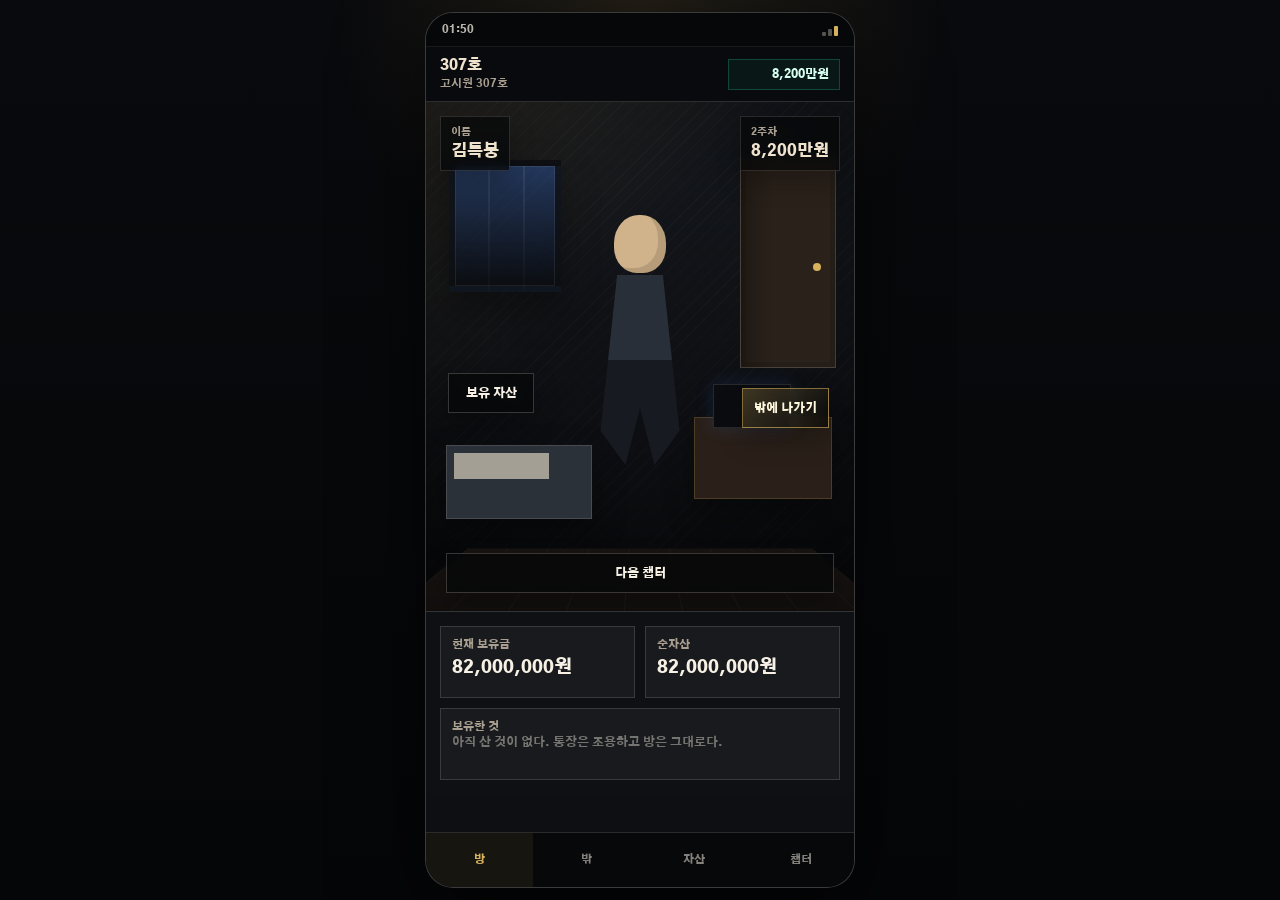
<file: game/proto-home-city.html>
<!DOCTYPE html>
<html lang="ko">
<head>
  <meta charset="utf-8" />
  <meta name="viewport" content="width=device-width, initial-scale=1, maximum-scale=1" />
  <title>배금도시 - 홈/도시 상점 프로토타입</title>
  <link rel="preconnect" href="https://fonts.googleapis.com" />
  <link rel="preconnect" href="https://fonts.gstatic.com" crossorigin />
  <link href="https://fonts.googleapis.com/css2?family=Black+Han+Sans&family=Gothic+A1:wght@400;600;700;800;900&display=swap" rel="stylesheet" />
  <style>
    :root {
      --ink: #f7f0e4;
      --muted: #a99f91;
      --paper: #efe3ce;
      --bg: #07080a;
      --coal: #101216;
      --panel: rgba(14, 16, 19, 0.9);
      --line: rgba(247, 240, 228, 0.15);
      --gold: #d7b15b;
      --red: #df4438;
      --blue: #356fd8;
      --green: #1da37d;
      --steel: #29313a;
      --shadow: rgba(0, 0, 0, 0.58);
    }

    * {
      box-sizing: border-box;
      margin: 0;
      padding: 0;
      -webkit-tap-highlight-color: transparent;
    }

    html,
    body {
      min-height: 100%;
      background:
        radial-gradient(circle at 50% 0%, rgba(215, 177, 91, 0.13), transparent 28%),
        linear-gradient(180deg, #090a0d, #050608);
      color: var(--ink);
      font-family: "Gothic A1", system-ui, sans-serif;
      overscroll-behavior: none;
    }

    button {
      border: 0;
      color: inherit;
      font: inherit;
      cursor: pointer;
    }

    .shell {
      width: 100%;
      min-height: 100dvh;
      display: grid;
      place-items: center;
      padding: 12px;
    }

    .phone {
      position: relative;
      width: min(100%, 430px);
      height: min(900px, calc(100dvh - 24px));
      min-height: 680px;
      overflow: hidden;
      border: 1px solid rgba(247, 240, 228, 0.18);
      border-radius: 28px;
      background: var(--coal);
      box-shadow: 0 28px 86px rgba(0, 0, 0, 0.66);
      display: flex;
      flex-direction: column;
    }

    .statusbar {
      flex: 0 0 34px;
      display: flex;
      align-items: center;
      justify-content: space-between;
      padding: 0 16px;
      background: rgba(6, 7, 9, 0.96);
      border-bottom: 1px solid rgba(247, 240, 228, 0.08);
      color: rgba(247, 240, 228, 0.74);
      font-size: 11px;
      font-weight: 900;
      font-variant-numeric: tabular-nums;
    }

    .sig {
      display: inline-flex;
      align-items: end;
      gap: 2px;
      height: 12px;
    }

    .sig i {
      width: 4px;
      background: rgba(247, 240, 228, 0.32);
      border-radius: 1px;
    }

    .sig i:nth-child(1) { height: 4px; }
    .sig i:nth-child(2) { height: 7px; }
    .sig i:nth-child(3) { height: 10px; background: var(--gold); }

    .view {
      flex: 1 1 auto;
      min-height: 0;
      display: flex;
      flex-direction: column;
      overflow: hidden;
      background: #0b0d10;
    }

    .topbar {
      flex: 0 0 auto;
      min-height: 54px;
      display: flex;
      align-items: center;
      justify-content: space-between;
      gap: 12px;
      padding: 10px 14px;
      border-bottom: 1px solid var(--line);
      background: rgba(9, 10, 13, 0.96);
    }

    .screen-title {
      min-width: 0;
    }

    .screen-title b {
      display: block;
      color: var(--paper);
      font-size: 15px;
      font-weight: 900;
      line-height: 1.2;
      white-space: nowrap;
      overflow: hidden;
      text-overflow: ellipsis;
    }

    .screen-title span {
      display: block;
      margin-top: 2px;
      color: var(--muted);
      font-size: 11px;
      font-weight: 800;
      white-space: nowrap;
      overflow: hidden;
      text-overflow: ellipsis;
    }

    .cash-pill {
      flex: 0 0 auto;
      min-width: 112px;
      padding: 7px 10px;
      border: 1px solid rgba(29, 163, 125, 0.34);
      background: rgba(29, 163, 125, 0.09);
      color: #d7fff0;
      text-align: right;
      font-size: 12px;
      font-weight: 900;
      font-variant-numeric: tabular-nums;
    }

    .content {
      flex: 1 1 auto;
      min-height: 0;
      overflow-y: auto;
      overflow-x: hidden;
      background:
        linear-gradient(180deg, rgba(215, 177, 91, 0.05), transparent 170px),
        #0d0f13;
    }

    .content::-webkit-scrollbar {
      width: 0;
    }

    .scene {
      position: relative;
      min-height: 510px;
      overflow: hidden;
      border-bottom: 1px solid var(--line);
      background: #111419;
    }

    .art-slot {
      position: relative;
      overflow: hidden;
      background:
        linear-gradient(135deg, rgba(215, 177, 91, 0.12), transparent 38%),
        repeating-linear-gradient(135deg, rgba(247, 240, 228, 0.03) 0 1px, transparent 1px 10px),
        #171a20;
    }

    .art-slot img {
      width: 100%;
      height: 100%;
      object-fit: cover;
      display: block;
    }

    .art-slot .fallback {
      position: absolute;
      inset: 0;
      display: none;
      align-items: center;
      justify-content: center;
      padding: 16px;
      color: rgba(247, 240, 228, 0.64);
      text-align: center;
      font-size: 12px;
      font-weight: 900;
      line-height: 1.45;
      word-break: keep-all;
      white-space: pre-line;
    }

    .art-slot.missing .fallback {
      display: flex;
    }

    .art-slot.missing img {
      display: none;
    }

    .room-bg,
    .city-bg {
      position: absolute;
      inset: 0;
    }

    .room-bg::after,
    .city-bg::after {
      content: "";
      position: absolute;
      inset: 0;
      pointer-events: none;
      background:
        linear-gradient(180deg, rgba(0, 0, 0, 0.12), rgba(0, 0, 0, 0.64)),
        radial-gradient(circle at 50% 45%, transparent 0 42%, rgba(0, 0, 0, 0.4) 100%);
    }

    .art-slot.room-bg.missing .fallback,
    .art-slot.city-bg.missing .fallback,
    .art-slot.protagonist.missing .fallback {
      display: none;
    }

    .room-furniture {
      position: absolute;
      inset: 0;
      pointer-events: none;
    }

    .floor {
      position: absolute;
      left: -8%;
      right: -8%;
      bottom: 0;
      height: 30%;
      background:
        linear-gradient(180deg, transparent, rgba(0, 0, 0, 0.22)),
        repeating-linear-gradient(90deg, rgba(247, 240, 228, 0.05) 0 1px, transparent 1px 58px),
        #171311;
      transform: perspective(280px) rotateX(54deg);
      transform-origin: bottom;
    }

    .window {
      position: absolute;
      left: 23px;
      top: 58px;
      width: 112px;
      height: 132px;
      border: 6px solid rgba(13, 15, 18, 0.8);
      background:
        linear-gradient(180deg, rgba(53, 111, 216, 0.34), rgba(9, 11, 15, 0.82)),
        repeating-linear-gradient(90deg, transparent 0 33px, rgba(247, 240, 228, 0.11) 33px 35px);
      box-shadow: inset 0 0 0 1px rgba(247, 240, 228, 0.08), 0 18px 34px rgba(0, 0, 0, 0.34);
    }

    .bed {
      position: absolute;
      left: 20px;
      bottom: 92px;
      width: 146px;
      height: 74px;
      background: #2b3139;
      border: 1px solid rgba(247, 240, 228, 0.14);
      box-shadow: 0 14px 32px rgba(0, 0, 0, 0.34);
    }

    .bed::before {
      content: "";
      position: absolute;
      left: 7px;
      right: 42px;
      top: 7px;
      height: 26px;
      background: rgba(239, 227, 206, 0.62);
    }

    .desk {
      position: absolute;
      right: 22px;
      bottom: 112px;
      width: 138px;
      height: 82px;
      background: #2a2019;
      border: 1px solid rgba(215, 177, 91, 0.2);
      box-shadow: 0 14px 32px rgba(0, 0, 0, 0.32);
    }

    .desk::before {
      content: "";
      position: absolute;
      left: 18px;
      top: -34px;
      width: 76px;
      height: 42px;
      background: #0a0c10;
      border: 1px solid rgba(247, 240, 228, 0.12);
      box-shadow: 0 0 18px rgba(53, 111, 216, 0.18);
    }

    .door {
      position: absolute;
      right: 18px;
      top: 56px;
      width: 96px;
      height: 210px;
      border: 1px solid rgba(247, 240, 228, 0.16);
      background:
        linear-gradient(90deg, rgba(0, 0, 0, 0.24), transparent 34%),
        #2a211a;
      box-shadow: inset 0 0 0 5px rgba(0, 0, 0, 0.12);
    }

    .door::after {
      content: "";
      position: absolute;
      right: 14px;
      top: 104px;
      width: 8px;
      height: 8px;
      border-radius: 50%;
      background: var(--gold);
    }

    .protagonist {
      position: absolute;
      left: 50%;
      bottom: 58px;
      width: 152px;
      height: 354px;
      transform: translateX(-50%);
      z-index: 3;
      overflow: visible;
      background: transparent;
    }

    .protagonist .fallback {
      display: block;
      padding: 0;
      font-size: 0;
    }

    .protagonist.missing::before {
      content: "";
      position: absolute;
      left: 50%;
      top: 16px;
      width: 52px;
      height: 58px;
      border-radius: 48% 48% 44% 44%;
      transform: translateX(-50%);
      background: #d0b28b;
      box-shadow: inset -8px -5px 0 rgba(0, 0, 0, 0.12);
    }

    .protagonist.missing::after {
      content: "";
      position: absolute;
      left: 50%;
      top: 76px;
      width: 104px;
      height: 190px;
      transform: translateX(-50%);
      clip-path: polygon(28% 0, 72% 0, 88% 82%, 64% 100%, 50% 70%, 36% 100%, 12% 82%);
      background:
        linear-gradient(180deg, #292f38 0 45%, #171a20 45% 100%);
      box-shadow: 0 18px 28px rgba(0, 0, 0, 0.34);
    }

    .protagonist img {
      object-fit: contain;
      filter: drop-shadow(0 24px 22px rgba(0, 0, 0, 0.46));
    }

    .hotspot {
      position: absolute;
      z-index: 5;
      min-width: 86px;
      min-height: 40px;
      padding: 9px 11px;
      border: 1px solid rgba(247, 240, 228, 0.2);
      background: rgba(6, 7, 9, 0.74);
      backdrop-filter: blur(5px);
      color: var(--ink);
      font-size: 12px;
      font-weight: 900;
      box-shadow: 0 12px 26px rgba(0, 0, 0, 0.26);
      display: flex;
      align-items: center;
      justify-content: center;
    }

    .hotspot.primary {
      border-color: rgba(215, 177, 91, 0.58);
      background: linear-gradient(135deg, rgba(215, 177, 91, 0.26), rgba(6, 7, 9, 0.72));
      color: #fff7dc;
    }

    .hotspot.locked {
      color: rgba(247, 240, 228, 0.36);
      border-style: dashed;
      background: rgba(7, 8, 10, 0.6);
    }

    .home-go { right: 25px; top: 286px; }
    .home-assets { left: 22px; bottom: 198px; }
    .home-next { left: 50%; bottom: 18px; transform: translateX(-50%); width: calc(100% - 40px); }

    .hud {
      position: absolute;
      left: 14px;
      right: 14px;
      top: 14px;
      z-index: 6;
      display: flex;
      justify-content: space-between;
      gap: 10px;
      pointer-events: none;
    }

    .hud-box {
      min-width: 0;
      padding: 9px 10px;
      border: 1px solid rgba(247, 240, 228, 0.14);
      background: rgba(5, 6, 8, 0.68);
      backdrop-filter: blur(4px);
      box-shadow: 0 12px 24px rgba(0, 0, 0, 0.24);
    }

    .hud-box span {
      display: block;
      color: var(--muted);
      font-size: 10px;
      font-weight: 900;
    }

    .hud-box b {
      display: block;
      margin-top: 2px;
      color: var(--paper);
      font-size: 16px;
      font-weight: 900;
      white-space: nowrap;
    }

    .quick-panel {
      padding: 14px;
      display: grid;
      grid-template-columns: 1fr 1fr;
      gap: 10px;
      background: #0e1014;
    }

    .stat {
      min-height: 72px;
      border: 1px solid var(--line);
      background: rgba(247, 240, 228, 0.045);
      padding: 11px;
    }

    .stat span {
      display: block;
      color: var(--muted);
      font-size: 11px;
      font-weight: 900;
    }

    .stat b {
      display: block;
      margin-top: 7px;
      color: var(--ink);
      font-size: 18px;
      font-weight: 900;
      line-height: 1.1;
      font-variant-numeric: tabular-nums;
      word-break: keep-all;
    }

    .wide {
      grid-column: 1 / -1;
    }

    .asset-strip {
      display: flex;
      gap: 8px;
      overflow-x: auto;
      padding-bottom: 2px;
    }

    .asset-strip::-webkit-scrollbar {
      height: 0;
    }

    .thumb {
      flex: 0 0 78px;
      height: 58px;
      border: 1px solid rgba(247, 240, 228, 0.14);
      background:
        linear-gradient(135deg, rgba(29, 163, 125, 0.13), transparent),
        #15181e;
      display: grid;
      place-items: center;
      color: rgba(247, 240, 228, 0.72);
      font-size: 10px;
      font-weight: 900;
      line-height: 1.25;
      text-align: center;
      padding: 6px;
    }

    .empty {
      color: rgba(247, 240, 228, 0.42);
      font-size: 12px;
      font-weight: 800;
      line-height: 1.45;
      word-break: keep-all;
    }

    .nav-row {
      flex: 0 0 auto;
      display: grid;
      grid-template-columns: repeat(4, 1fr);
      border-top: 1px solid var(--line);
      background: rgba(7, 8, 10, 0.96);
    }

    .nav-row button {
      min-height: 54px;
      background: transparent;
      color: rgba(247, 240, 228, 0.52);
      font-size: 11px;
      font-weight: 900;
    }

    .nav-row button.on {
      color: var(--gold);
      background: rgba(215, 177, 91, 0.08);
    }

    .city-scene {
      min-height: 592px;
    }

    .city-bg::after {
      background:
        linear-gradient(180deg, rgba(5, 7, 11, 0.14), rgba(5, 7, 11, 0.72)),
        radial-gradient(circle at 50% 50%, transparent 0 34%, rgba(0, 0, 0, 0.44) 100%);
    }

    .city-roads {
      position: absolute;
      inset: 0;
      pointer-events: none;
    }

    .city-roads::before,
    .city-roads::after {
      content: "";
      position: absolute;
      background: rgba(247, 240, 228, 0.08);
      box-shadow: 0 0 0 1px rgba(0, 0, 0, 0.14);
    }

    .city-roads::before {
      left: -12%;
      right: -12%;
      top: 51%;
      height: 42px;
      transform: rotate(-8deg);
    }

    .city-roads::after {
      left: 47%;
      top: -8%;
      width: 42px;
      bottom: -8%;
      transform: rotate(12deg);
    }

    .district {
      position: absolute;
      z-index: 2;
      border: 1px solid rgba(247, 240, 228, 0.13);
      background:
        linear-gradient(180deg, rgba(247, 240, 228, 0.12), rgba(247, 240, 228, 0.03)),
        #1c2229;
      box-shadow: 0 18px 36px rgba(0, 0, 0, 0.28);
    }

    .district::before {
      content: "";
      position: absolute;
      left: 12px;
      right: 12px;
      top: 13px;
      height: 7px;
      background: rgba(215, 177, 91, 0.35);
      box-shadow: 0 20px 0 rgba(247, 240, 228, 0.08), 0 40px 0 rgba(247, 240, 228, 0.08);
    }

    .d-car { left: 21px; top: 90px; width: 136px; height: 122px; }
    .d-estate { right: 24px; top: 145px; width: 130px; height: 168px; }
    .d-dept { left: 38px; bottom: 118px; width: 164px; height: 144px; }

    .city-place {
      position: absolute;
      z-index: 7;
      width: 134px;
      min-height: 58px;
      padding: 9px;
      border: 1px solid rgba(247, 240, 228, 0.19);
      background: rgba(6, 7, 9, 0.78);
      backdrop-filter: blur(5px);
      text-align: left;
      box-shadow: 0 14px 30px rgba(0, 0, 0, 0.26);
    }

    .city-place b {
      display: block;
      color: var(--paper);
      font-size: 13px;
      font-weight: 900;
      line-height: 1.2;
    }

    .city-place span {
      display: block;
      margin-top: 4px;
      color: var(--muted);
      font-size: 10px;
      font-weight: 800;
      line-height: 1.25;
    }

    .city-place.locked {
      border-style: dashed;
      color: rgba(247, 240, 228, 0.38);
    }

    .city-place.locked b,
    .city-place.locked span {
      color: rgba(247, 240, 228, 0.38);
    }

    .p-car { left: 28px; top: 222px; }
    .p-estate { right: 24px; top: 326px; }
    .p-dept { left: 58px; bottom: 38px; }

    .city-bottom {
      padding: 14px;
      display: grid;
      gap: 10px;
      background: #0e1014;
    }

    .feed {
      border: 1px solid var(--line);
      background: rgba(247, 240, 228, 0.04);
      padding: 12px;
    }

    .feed b {
      display: block;
      color: var(--paper);
      font-size: 13px;
      font-weight: 900;
    }

    .feed span {
      display: block;
      margin-top: 5px;
      color: var(--muted);
      font-size: 12px;
      font-weight: 700;
      line-height: 1.45;
      word-break: keep-all;
    }

    .shop-hero {
      height: 240px;
      border-bottom: 1px solid var(--line);
    }

    .shop-hero::after {
      content: "";
      position: absolute;
      inset: 0;
      background:
        linear-gradient(180deg, rgba(0, 0, 0, 0.05), rgba(0, 0, 0, 0.76)),
        radial-gradient(circle at 50% 46%, transparent 0 48%, rgba(0, 0, 0, 0.38) 100%);
      pointer-events: none;
    }

    .shop-copy {
      position: absolute;
      left: 16px;
      right: 16px;
      bottom: 15px;
      z-index: 3;
    }

    .shop-copy strong {
      display: block;
      color: var(--paper);
      font-family: "Black Han Sans", "Gothic A1", system-ui, sans-serif;
      font-size: 34px;
      font-weight: 400;
      line-height: 1;
    }

    .shop-copy span {
      display: block;
      margin-top: 8px;
      color: rgba(247, 240, 228, 0.78);
      font-size: 12px;
      font-weight: 800;
      line-height: 1.45;
      word-break: keep-all;
    }

    .items {
      display: grid;
      gap: 12px;
      padding: 14px;
    }

    .item {
      display: grid;
      grid-template-columns: 104px 1fr;
      min-height: 120px;
      border: 1px solid var(--line);
      background: rgba(247, 240, 228, 0.045);
    }

    .item-art {
      min-height: 120px;
      border-right: 1px solid var(--line);
    }

    .item-body {
      min-width: 0;
      padding: 12px;
      display: flex;
      flex-direction: column;
      gap: 8px;
    }

    .item-name {
      color: var(--paper);
      font-size: 15px;
      font-weight: 900;
      line-height: 1.25;
      word-break: keep-all;
    }

    .item-meta {
      color: var(--muted);
      font-size: 11px;
      font-weight: 700;
      line-height: 1.35;
      word-break: keep-all;
    }

    .item-bottom {
      margin-top: auto;
      display: flex;
      align-items: center;
      justify-content: space-between;
      gap: 8px;
    }

    .price {
      color: #d7fff0;
      font-size: 13px;
      font-weight: 900;
      font-variant-numeric: tabular-nums;
      white-space: nowrap;
    }

    .buy {
      flex: 0 0 auto;
      min-width: 72px;
      min-height: 36px;
      padding: 0 11px;
      background: var(--paper);
      color: #14100b;
      font-size: 12px;
      font-weight: 900;
    }

    .buy:disabled {
      cursor: default;
      color: rgba(247, 240, 228, 0.34);
      background: rgba(247, 240, 228, 0.08);
      border: 1px solid rgba(247, 240, 228, 0.12);
    }

    .back-btn {
      min-height: 40px;
      padding: 0 12px;
      border: 1px solid rgba(247, 240, 228, 0.16);
      background: rgba(247, 240, 228, 0.06);
      color: var(--paper);
      font-size: 12px;
      font-weight: 900;
    }

    .toolbar {
      flex: 0 0 auto;
      display: flex;
      align-items: center;
      justify-content: space-between;
      gap: 8px;
      padding: 10px 14px;
      border-bottom: 1px solid var(--line);
      background: rgba(9, 10, 13, 0.96);
    }

    .toolbar .cash-pill {
      min-width: 102px;
    }

    .assets-page {
      padding: 14px;
      display: grid;
      gap: 12px;
    }

    .asset-row {
      display: grid;
      grid-template-columns: 92px 1fr;
      min-height: 96px;
      border: 1px solid var(--line);
      background: rgba(247, 240, 228, 0.045);
    }

    .asset-art {
      border-right: 1px solid var(--line);
    }

    .asset-info {
      min-width: 0;
      padding: 12px;
    }

    .asset-info b {
      display: block;
      color: var(--paper);
      font-size: 14px;
      font-weight: 900;
    }

    .asset-info span {
      display: block;
      margin-top: 6px;
      color: var(--muted);
      font-size: 12px;
      font-weight: 700;
      line-height: 1.35;
      word-break: keep-all;
    }

    .reset {
      color: rgba(247, 240, 228, 0.64);
      background: transparent;
      border: 1px solid rgba(247, 240, 228, 0.16);
      min-height: 38px;
      padding: 0 12px;
      font-size: 11px;
      font-weight: 900;
    }

    .toast {
      position: absolute;
      left: 18px;
      right: 18px;
      bottom: 72px;
      z-index: 20;
      min-height: 44px;
      padding: 12px 14px;
      display: none;
      align-items: center;
      justify-content: center;
      border: 1px solid rgba(247, 240, 228, 0.2);
      background: rgba(8, 9, 12, 0.94);
      color: var(--paper);
      text-align: center;
      font-size: 12px;
      font-weight: 900;
      line-height: 1.35;
      box-shadow: 0 16px 34px rgba(0, 0, 0, 0.34);
    }

    .toast.on {
      display: flex;
    }

    @media (max-width: 380px) {
      .phone {
        min-height: 620px;
        border-radius: 22px;
      }

      .scene {
        min-height: 470px;
      }

      .city-scene {
        min-height: 548px;
      }

      .protagonist {
        width: 132px;
        height: 316px;
      }

      .item {
        grid-template-columns: 92px 1fr;
      }

      .shop-copy strong {
        font-size: 29px;
      }

      .quick-panel {
        grid-template-columns: 1fr;
      }

      .wide {
        grid-column: auto;
      }
    }
  </style>
</head>
<body>
  <div class="shell">
    <div class="phone" id="phone">
      <div class="statusbar">
        <span id="clock">00:00</span>
        <span class="sig" aria-label="signal"><i></i><i></i><i></i></span>
      </div>
      <main class="view" id="view"></main>
      <nav class="nav-row" id="nav">
        <button data-screen="home">방</button>
        <button data-screen="city">밖</button>
        <button data-screen="assets">자산</button>
        <button data-screen="next">챕터</button>
      </nav>
      <div class="toast" id="toast"></div>
    </div>
  </div>

  <script>
    (function () {
      const SAVE_KEY = 'baegeumdosi_proto_home_city_v1';
      const USE_IMAGE_FILES = false;
      const START_STATE = {
        player: { name: '김특붕', age: 25 },
        week: 2,
        cash: 82000000,
        owned: [],
        last: 'home',
      };

      const shops = {
        cars: {
          title: '스포츠카 매장',
          subtitle: '유리문 안쪽에 비싼 차들이 줄지어 있다.',
          minCash: 50000000,
          hero: 'assets/shops/sportscar-showroom.png',
          heroLabel: '스포츠카 매장 일러스트\nassets/shops/sportscar-showroom.png',
          placeClass: 'p-car',
          items: [
            {
              id: 'car-entry',
              name: '중고 수입 쿠페',
              note: '첫 허세. 성능보다 시선이 먼저 온다.',
              price: 48000000,
              image: 'assets/items/car-01.png',
              label: '차량 이미지\nassets/items/car-01.png',
            },
            {
              id: 'car-sport',
              name: '레드라인 스포츠',
              note: '주차장에 세워두면 사람들이 한 번씩 돌아본다.',
              price: 145000000,
              image: 'assets/items/car-02.png',
              label: '차량 이미지\nassets/items/car-02.png',
            },
            {
              id: 'car-super',
              name: '블랙 카드 에디션',
              note: '돈을 증명하는 물건. 운전보다 소유가 목적이다.',
              price: 690000000,
              image: 'assets/items/car-03.png',
              label: '차량 이미지\nassets/items/car-03.png',
            },
          ],
        },
        estate: {
          title: '부동산',
          subtitle: '거주지와 자산을 산다. 가격표가 계급표처럼 보인다.',
          minCash: 120000000,
          hero: 'assets/shops/realestate-office.png',
          heroLabel: '부동산 사무실 일러스트\nassets/shops/realestate-office.png',
          placeClass: 'p-estate',
          items: [
            {
              id: 'estate-room',
              name: '역세권 원룸 보증금',
              note: '방은 작아도 주소가 바뀐다.',
              price: 65000000,
              image: 'assets/items/house-01.png',
              label: '부동산 이미지\nassets/items/house-01.png',
            },
            {
              id: 'estate-apt',
              name: '외곽 신축 아파트',
              note: '창밖 풍경이 인생의 설명처럼 붙는다.',
              price: 420000000,
              image: 'assets/items/house-02.png',
              label: '부동산 이미지\nassets/items/house-02.png',
            },
            {
              id: 'estate-building',
              name: '낡은 상가 건물',
              note: '월세가 들어오는 순간부터 말투가 바뀐다.',
              price: 1800000000,
              image: 'assets/items/house-03.png',
              label: '부동산 이미지\nassets/items/house-03.png',
            },
          ],
        },
        dept: {
          title: '백화점',
          subtitle: '겉을 산다. 값비싼 물건은 빠르게 익숙해진다.',
          minCash: 0,
          hero: 'assets/shops/department-store.png',
          heroLabel: '백화점 일러스트\nassets/shops/department-store.png',
          placeClass: 'p-dept',
          items: [
            {
              id: 'lux-suit',
              name: '맞춤 정장',
              note: '거울 앞에 서는 시간이 길어진다.',
              price: 2800000,
              image: 'assets/items/luxury-01.png',
              label: '명품 이미지\nassets/items/luxury-01.png',
            },
            {
              id: 'lux-watch',
              name: '스틸 워치',
              note: '시간을 보는 척, 가격을 보여준다.',
              price: 13700000,
              image: 'assets/items/luxury-02.png',
              label: '명품 이미지\nassets/items/luxury-02.png',
            },
            {
              id: 'lux-vip',
              name: 'VIP 라운지 패스',
              note: '문 하나가 열릴 때, 닫히는 얼굴들도 있다.',
              price: 62000000,
              image: 'assets/items/luxury-03.png',
              label: '명품 이미지\nassets/items/luxury-03.png',
            },
          ],
        },
      };

      const view = document.getElementById('view');
      const nav = document.getElementById('nav');
      const toast = document.getElementById('toast');
      let toastTimer = null;
      let state = loadState();

      function loadState() {
        try {
          const raw = localStorage.getItem(SAVE_KEY);
          if (!raw) return { ...START_STATE, owned: [] };
          const parsed = JSON.parse(raw);
          return {
            ...START_STATE,
            ...parsed,
            player: { ...START_STATE.player, ...(parsed.player || {}) },
            owned: Array.isArray(parsed.owned) ? parsed.owned : [],
          };
        } catch (e) {
          return { ...START_STATE, owned: [] };
        }
      }

      function saveState() {
        localStorage.setItem(SAVE_KEY, JSON.stringify(state));
      }

      function won(value) {
        const n = Number(value || 0);
        const sign = n < 0 ? '-' : '';
        return sign + Math.abs(n).toLocaleString('ko-KR') + '원';
      }

      function compactWon(value) {
        const n = Number(value || 0);
        const sign = n < 0 ? '-' : '';
        const abs = Math.abs(n);
        if (abs >= 100000000) return sign + Number((abs / 100000000).toFixed(1)).toLocaleString('ko-KR') + '억';
        if (abs >= 10000) return sign + Math.round(abs / 10000).toLocaleString('ko-KR') + '만원';
        return won(n);
      }

      function esc(value) {
        return String(value == null ? '' : value).replace(/[&<>"']/g, ch => ({
          '&': '&amp;',
          '<': '&lt;',
          '>': '&gt;',
          '"': '&quot;',
          "'": '&#39;',
        }[ch]));
      }

      function artSlot(src, label, className = '') {
        return `<div class="art-slot missing ${className}" data-src="${esc(src)}">
          <img alt="" data-art>
          <div class="fallback">${esc(label)}</div>
        </div>`;
      }

      function bindArtFallbacks() {
        if (!USE_IMAGE_FILES) return;
        view.querySelectorAll('img[data-art]').forEach(img => {
          const wrap = img.closest('.art-slot');
          const markMissing = () => wrap.classList.add('missing');
          const showImage = () => wrap.classList.remove('missing');
          img.onload = showImage;
          img.onerror = markMissing;
          img.src = wrap.dataset.src;
          if (img.complete && img.naturalWidth === 0) markMissing();
        });
      }

      function setNav(screen) {
        nav.querySelectorAll('button').forEach(button => {
          button.classList.toggle('on', button.dataset.screen === screen);
        });
      }

      function renderTopbar(title, subtitle, options = {}) {
        const back = options.back ? `<button class="back-btn" data-back="${esc(options.back)}">돌아가기</button>` : '';
        return `<div class="${options.toolbar ? 'toolbar' : 'topbar'}">
          ${back || `<div class="screen-title"><b>${esc(title)}</b><span>${esc(subtitle)}</span></div>`}
          ${back ? `<div class="screen-title"><b>${esc(title)}</b><span>${esc(subtitle)}</span></div>` : ''}
          <div class="cash-pill">${compactWon(state.cash)}</div>
        </div>`;
      }

      function ownedItems() {
        const byId = new Map();
        Object.values(shops).forEach(shop => {
          shop.items.forEach(item => byId.set(item.id, { ...item, shop: shop.title }));
        });
        return state.owned.map(id => byId.get(id)).filter(Boolean);
      }

      function assetValue() {
        return ownedItems().reduce((sum, item) => sum + item.price, 0);
      }

      function netWorth() {
        return state.cash + assetValue();
      }

      function renderHome() {
        state.last = 'home';
        saveState();
        setNav('home');
        const assets = ownedItems();
        view.innerHTML = `
          ${renderTopbar('307호', '고시원 307호')}
          <section class="content">
            <div class="scene">
              ${artSlot('assets/home/room.png', '방 배경 일러스트\nassets/home/room.png', 'room-bg')}
              <div class="room-furniture">
                <div class="window"></div>
                <div class="door"></div>
                <div class="bed"></div>
                <div class="desk"></div>
                <div class="floor"></div>
              </div>
              ${artSlot('assets/home/protagonist.png', '주인공\nassets/home/protagonist.png', 'protagonist')}
              <div class="hud">
                <div class="hud-box"><span>이름</span><b>${esc(state.player.name)}</b></div>
                <div class="hud-box"><span>${state.week}주차</span><b>${compactWon(state.cash)}</b></div>
              </div>
              <button class="hotspot primary home-go" data-go-city>밖에 나가기</button>
              <button class="hotspot home-assets" data-go-assets>보유 자산</button>
              <button class="hotspot home-next" data-next-chapter>다음 챕터</button>
            </div>

            <div class="quick-panel">
              <div class="stat"><span>현재 보유금</span><b>${won(state.cash)}</b></div>
              <div class="stat"><span>순자산</span><b>${won(netWorth())}</b></div>
              <div class="stat wide">
                <span>보유한 것</span>
                <div class="asset-strip">
                  ${assets.length ? assets.map(item => `<div class="thumb">${esc(item.name)}</div>`).join('') : '<div class="empty">아직 산 것이 없다. 통장은 조용하고 방은 그대로다.</div>'}
                </div>
              </div>
            </div>
          </section>`;

        view.querySelector('[data-go-city]').onclick = renderCity;
        view.querySelector('[data-go-assets]').onclick = renderAssets;
        view.querySelector('[data-next-chapter]').onclick = () => showToast('프로토타입에서는 다음 챕터 대신 홈 구조만 확인합니다.');
        bindArtFallbacks();
      }

      function renderCity() {
        state.last = 'city';
        saveState();
        setNav('city');
        view.innerHTML = `
          ${renderTopbar('밖', '쇼윈도와 가격표')}
          <section class="content">
            <div class="scene city-scene">
              ${artSlot('assets/city/map.png', '도시 맵 일러스트\nassets/city/map.png', 'city-bg')}
              <div class="city-roads"></div>
              <div class="district d-car"></div>
              <div class="district d-estate"></div>
              <div class="district d-dept"></div>
              ${cityPlace('cars', '스포츠카 매장', '입장 기준 5,000만원')}
              ${cityPlace('estate', '부동산', '입장 기준 1억 2,000만원')}
              ${cityPlace('dept', '백화점', '바로 입장 가능')}
              <button class="hotspot home-next" data-home>방으로 돌아가기</button>
            </div>
            <div class="city-bottom">
              <div class="feed"><b>도시</b><span>큰 유리창마다 가격표가 붙어 있다. 손에 쥔 돈만큼 문이 열린다.</span></div>
              <div class="feed"><b>현재 순자산</b><span>${won(netWorth())}</span></div>
            </div>
          </section>`;

        view.querySelector('[data-home]').onclick = renderHome;
        view.querySelectorAll('[data-shop]').forEach(button => {
          button.onclick = () => {
            const shop = shops[button.dataset.shop];
            if (!shop) return;
            if (state.cash < shop.minCash) {
              showToast(`${shop.title}에 들어가려면 ${won(shop.minCash)} 이상 필요합니다.`);
              return;
            }
            renderShop(button.dataset.shop);
          };
        });
        bindArtFallbacks();
      }

      function cityPlace(id, title, subtitle) {
        const shop = shops[id];
        const locked = state.cash < shop.minCash;
        return `<button class="city-place ${shop.placeClass} ${locked ? 'locked' : ''}" data-shop="${esc(id)}">
          <b>${esc(title)}</b><span>${locked ? '잠김 · ' : ''}${esc(subtitle)}</span>
        </button>`;
      }

      function renderShop(id) {
        const shop = shops[id];
        if (!shop) return renderCity();
        setNav('city');
        view.innerHTML = `
          ${renderTopbar(shop.title, shop.subtitle, { back: 'city', toolbar: true })}
          <section class="content">
            <div class="art-slot missing shop-hero" data-src="${esc(shop.hero)}">
              <img alt="" data-art>
              <div class="fallback">${esc(shop.heroLabel)}</div>
              <div class="shop-copy"><strong>${esc(shop.title)}</strong><span>${esc(shop.subtitle)}</span></div>
            </div>
            <div class="items">
              ${shop.items.map(item => itemHTML(item)).join('')}
            </div>
          </section>`;

        view.querySelector('[data-back]').onclick = renderCity;
        view.querySelectorAll('[data-buy]').forEach(button => {
          button.onclick = () => buyItem(id, button.dataset.buy);
        });
        bindArtFallbacks();
      }

      function itemHTML(item) {
        const owned = state.owned.includes(item.id);
        const enough = state.cash >= item.price;
        const label = owned ? '보유중' : enough ? '구매' : '잠김';
        return `<article class="item">
          ${artSlot(item.image, item.label, 'item-art')}
          <div class="item-body">
            <div class="item-name">${esc(item.name)}</div>
            <div class="item-meta">${esc(item.note)}</div>
            <div class="item-bottom">
              <span class="price">${won(item.price)}</span>
              <button class="buy" data-buy="${esc(item.id)}" ${owned || !enough ? 'disabled' : ''}>${label}</button>
            </div>
          </div>
        </article>`;
      }

      function buyItem(shopId, itemId) {
        const shop = shops[shopId];
        const item = shop && shop.items.find(entry => entry.id === itemId);
        if (!item || state.owned.includes(item.id)) return;
        if (state.cash < item.price) {
          showToast('보유금이 부족합니다.');
          return;
        }
        state.cash -= item.price;
        state.owned.push(item.id);
        saveState();
        showToast(`${item.name} 구매 완료`);
        renderShop(shopId);
      }

      function renderAssets() {
        state.last = 'assets';
        saveState();
        setNav('assets');
        const assets = ownedItems();
        view.innerHTML = `
          ${renderTopbar('보유 자산', '구매한 물건은 여기에 저장된다')}
          <section class="content">
            <div class="quick-panel">
              <div class="stat"><span>보유금</span><b>${won(state.cash)}</b></div>
              <div class="stat"><span>자산가치</span><b>${won(assetValue())}</b></div>
              <div class="stat wide"><span>순자산</span><b>${won(netWorth())}</b></div>
            </div>
            <div class="assets-page">
              ${assets.length ? assets.map(assetRow).join('') : '<div class="feed"><b>비어 있음</b><span>밖으로 나가 상점에서 물건을 구매하면 이곳에 저장됩니다.</span></div>'}
              <button class="reset" data-reset>프로토타입 저장 초기화</button>
            </div>
          </section>`;

        view.querySelector('[data-reset]').onclick = () => {
          localStorage.removeItem(SAVE_KEY);
          state = { ...START_STATE, owned: [] };
          showToast('초기화했습니다.');
          renderHome();
        };
        bindArtFallbacks();
      }

      function assetRow(item) {
        return `<article class="asset-row">
          ${artSlot(item.image, item.label, 'asset-art')}
          <div class="asset-info">
            <b>${esc(item.name)}</b>
            <span>${esc(item.shop)} · ${won(item.price)}</span>
            <span>${esc(item.note)}</span>
          </div>
        </article>`;
      }

      function showToast(message) {
        if (toastTimer) clearTimeout(toastTimer);
        toast.textContent = message;
        toast.classList.add('on');
        toastTimer = setTimeout(() => toast.classList.remove('on'), 1700);
      }

      nav.querySelectorAll('button').forEach(button => {
        button.onclick = () => {
          const screen = button.dataset.screen;
          if (screen === 'home') renderHome();
          if (screen === 'city') renderCity();
          if (screen === 'assets') renderAssets();
          if (screen === 'next') showToast('챕터 진행 버튼은 본편 엔진과 연결할 자리입니다.');
        };
      });

      function tickClock() {
        const d = new Date();
        document.getElementById('clock').textContent =
          String(d.getHours()).padStart(2, '0') + ':' + String(d.getMinutes()).padStart(2, '0');
      }

      tickClock();
      setInterval(tickClock, 10000);
      renderHome();
    })();
  </script>
</body>
</html>
</file>
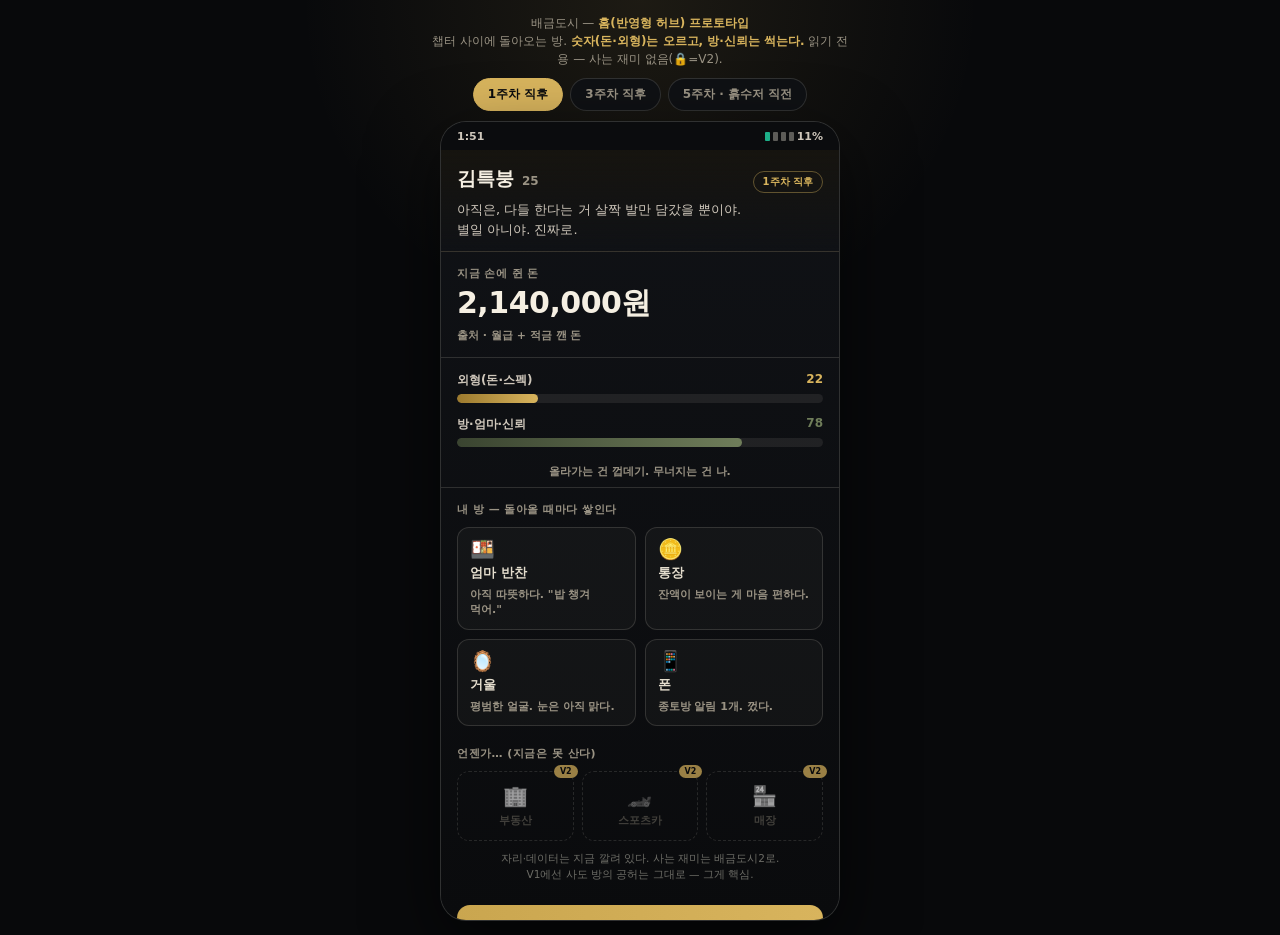
<file: game/proto-home.html>
<!DOCTYPE html>
<html lang="ko">
<head>
<meta charset="utf-8">
<meta name="viewport" content="width=device-width, initial-scale=1, maximum-scale=1">
<title>배금도시 — 홈(반영형 허브) 프로토타입</title>
<style>
  :root{
    --bg:#08090b; --coal:#0f1114; --line:rgba(245,239,226,.14); --gold:#d8b45d;
    --red:#e23b30; --blue:#2f6fe0; --rot:#6f7d5a; --ink:#f5efe2; --dim:#9a9384;
  }
  *{box-sizing:border-box; margin:0; padding:0; -webkit-tap-highlight-color:transparent}
  body{background:radial-gradient(circle at 50% 0%,rgba(216,180,93,.10),transparent 30%),var(--bg);
    color:var(--ink); font-family:"Gothic A1",system-ui,sans-serif; min-height:100dvh;
    display:flex; flex-direction:column; align-items:center; gap:10px; padding:14px}
  .cap{color:var(--dim); font-size:12px; text-align:center; max-width:420px; line-height:1.5}
  .cap b{color:var(--gold)}

  .phone{width:100%; max-width:400px; height:800px; max-height:92dvh; background:var(--coal);
    border:1px solid var(--line); border-radius:26px; overflow:hidden; position:relative;
    box-shadow:0 24px 70px rgba(0,0,0,.6); display:flex; flex-direction:column}
  .status{flex:0 0 auto; height:28px; display:flex; align-items:center; justify-content:space-between;
    padding:0 16px; font-size:11px; font-weight:800; color:#cfc7bb; background:#0b0c0e}
  .status .b{display:inline-flex; gap:3px; align-items:center}
  .status .b i{width:5px; height:9px; background:rgba(245,239,226,.35); border-radius:1px}
  .status .b i.on{background:#1db089}

  .screen{flex:1 1 auto; min-height:0; overflow-y:auto; overflow-x:hidden; position:relative;
    background:linear-gradient(180deg,#101216,#0a0b0d)}
  .screen::-webkit-scrollbar{width:0}

  /* ── 주인공 카드 ── */
  .who{padding:16px 16px 12px; border-bottom:1px solid var(--line);
    background:linear-gradient(180deg,#16140f,transparent)}
  .who .row{display:flex; align-items:baseline; gap:8px}
  .who .name{font-size:19px; font-weight:800; color:var(--ink)}
  .who .age{font-size:12px; font-weight:700; color:var(--dim)}
  .who .chip{margin-left:auto; font-size:10px; font-weight:800; color:var(--gold);
    border:1px solid rgba(216,180,93,.4); border-radius:20px; padding:3px 9px}
  .who .mood{font-size:13px; color:#cfc7bb; margin-top:7px; line-height:1.5; word-break:keep-all; white-space:pre-line}

  /* ── 돈 ── */
  .cash{padding:14px 16px; border-bottom:1px solid var(--line)}
  .cash .lab{font-size:11px; font-weight:800; color:var(--dim); letter-spacing:.5px}
  .cash .num{font-size:30px; font-weight:800; letter-spacing:-.5px; margin-top:2px}
  .cash .num.minus{color:var(--blue)}
  .cash .src{font-size:11px; color:var(--dim); font-weight:700; margin-top:4px; word-break:keep-all}
  .cash .src b{color:var(--red)}

  /* ── 아이러니 두 막대 ── */
  .bars{padding:14px 16px 6px; border-bottom:1px solid var(--line)}
  .bar{margin-bottom:13px}
  .bar:last-child{margin-bottom:4px}
  .bar .top{display:flex; justify-content:space-between; font-size:12px; font-weight:800; margin-bottom:5px}
  .bar .top .l{color:#cfc7bb}
  .bar .top .v{font-weight:800}
  .bar .track{height:9px; border-radius:6px; background:rgba(245,239,226,.08); overflow:hidden}
  .bar .fill{height:100%; border-radius:6px; transition:width .5s ease}
  .bar.up .v{color:var(--gold)}      .bar.up .fill{background:linear-gradient(90deg,#9c7a2e,var(--gold))}
  .bar.down .v{color:var(--rot)}     .bar.down .fill{background:linear-gradient(90deg,#3a4430,var(--rot))}
  .bars .note{font-size:11px; color:var(--dim); font-weight:700; text-align:center; padding:4px 0 2px; word-break:keep-all}

  /* ── 방(물건 누적) ── */
  .room{padding:14px 16px}
  .room .h{font-size:11px; font-weight:800; color:var(--dim); letter-spacing:.5px; margin-bottom:10px}
  .grid{display:grid; grid-template-columns:1fr 1fr; gap:9px}
  .obj{border:1px solid var(--line); border-radius:12px; padding:11px 12px; background:rgba(245,239,226,.03);
    min-height:74px; display:flex; flex-direction:column; gap:5px}
  .obj .ico{font-size:20px; line-height:1}
  .obj .t{font-size:13px; font-weight:800; color:#e4ddcd}
  .obj .d{font-size:11px; color:var(--dim); font-weight:600; line-height:1.4; word-break:keep-all}
  .obj.bad{border-color:rgba(111,125,90,.4); background:rgba(111,125,90,.07)}
  .obj.bad .t{color:#b9c2a3}
  .obj.warn{border-color:rgba(226,59,48,.35); background:rgba(226,59,48,.06)}
  .obj.warn .d{color:#e8a59d}

  /* ── 잠긴 미래(V2 그림자) ── */
  .future{padding:6px 16px 18px}
  .future .h{font-size:11px; font-weight:800; color:var(--dim); letter-spacing:.5px; margin-bottom:10px}
  .locks{display:grid; grid-template-columns:1fr 1fr 1fr; gap:8px}
  .lock{border:1px dashed rgba(245,239,226,.18); border-radius:12px; padding:12px 6px; text-align:center;
    color:#5a574f; position:relative; opacity:.7}
  .lock .ico{font-size:20px; filter:grayscale(1)}
  .lock .t{font-size:11px; font-weight:800; margin-top:5px}
  .lock .badge{position:absolute; top:-7px; right:-5px; font-size:8px; font-weight:800; color:#0a0b0d;
    background:var(--gold); border-radius:10px; padding:2px 6px}
  .future .cap2{font-size:10.5px; color:#6c6c66; text-align:center; margin-top:10px; line-height:1.5; word-break:keep-all}

  /* ── 진행(다음 챕터) ── */
  .go{padding:4px 16px 18px}
  .go-btn{width:100%; min-height:52px; border:none; border-radius:13px; font:inherit; font-size:15px;
    font-weight:800; color:#0a0b0d; background:linear-gradient(90deg,#caa64f,var(--gold))}
  .go-btn:active{opacity:.88}

  /* ── 챕터 토글(프로토타입 전용) ── */
  .toggles{display:flex; gap:7px; flex-wrap:wrap; justify-content:center; max-width:420px}
  .toggles button{font:inherit; font-size:12px; font-weight:800; color:var(--dim); cursor:pointer;
    background:var(--coal); border:1px solid var(--line); border-radius:20px; padding:7px 14px}
  .toggles button.on{color:#0a0b0d; background:var(--gold); border-color:var(--gold)}
</style>
</head>
<body>
  <div class="cap">배금도시 — <b>홈(반영형 허브) 프로토타입</b><br>
    챕터 사이에 돌아오는 방. <b>숫자(돈·외형)는 오르고, 방·신뢰는 썩는다.</b> 읽기 전용 — 사는 재미 없음(🔒=V2).</div>

  <div class="toggles" id="toggles">
    <button data-wk="1">1주차 직후</button>
    <button data-wk="3">3주차 직후</button>
    <button data-wk="5">5주차 · 흙수저 직전</button>
  </div>

  <div class="phone">
    <div class="status">
      <span id="clock">2:14</span>
      <span class="b"><i class="on"></i><i></i><i></i><i></i> 11%</span>
    </div>
    <div class="screen" id="screen"><!-- JS가 그림 --></div>
  </div>

<script>
(function(){
  const won = n => (n<0?'-':'') + Math.abs(n).toLocaleString('ko-KR') + '원';

  // 같은 엔진 state(player/economy.cash/meters/affection)를 "보여주기"만 하는 화면.
  // 진행할수록 외형↑ / 속↓ 가 반대로 벌어지는 게 핵심 연출.
  const STATES = {
    1: {
      mood: '아직은, 다들 한다는 거 살짝 발만 담갔을 뿐이야.\n별일 아니야. 진짜로.',
      cash: 2_140_000, cashSrc: '월급 + 적금 깬 돈',
      ext: 22, extLab: '외형(돈·스펙)', int: 78, intLab: '방·엄마·신뢰',
      objs: [
        {c:'',    ico:'🍱', t:'엄마 반찬', d:'아직 따뜻하다. "밥 챙겨 먹어."'},
        {c:'',    ico:'🪙', t:'통장', d:'잔액이 보이는 게 마음 편하다.'},
        {c:'',    ico:'🪞', t:'거울', d:'평범한 얼굴. 눈은 아직 맑다.'},
        {c:'',    ico:'📱', t:'폰', d:'종토방 알림 1개. 껐다.'},
      ],
    },
    3: {
      mood: '한 번만 더. 이번만 회수하면 다 정리할 수 있어.\n…엄마한텐 아직 말 안 했다.',
      cash: 380_000, cashSrc: '<b>엄마 통장에서 빌린</b> 돈 일부',
      ext: 58, extLab: '외형(돈·스펙)', int: 41, intLab: '방·엄마·신뢰',
      objs: [
        {c:'bad',  ico:'🍱', t:'엄마 반찬', d:'굳어 있다. 손 안 댄 지 사흘.'},
        {c:'warn', ico:'🥫', t:'빈 캔', d:'네 개로 늘었다. 누가 안 치운다.'},
        {c:'bad',  ico:'🪞', t:'거울', d:'안 본다. 보면 변명이 길어진다.'},
        {c:'warn', ico:'📱', t:'폰', d:'알림 41개. 엄마 부재중 3통.'},
      ],
    },
    5: {
      mood: '돈은… 한때 꽤 불었었지.\n근데 지금 이 방에, 나 말고 남은 게 뭐냐.',
      cash: -7_900_000, cashSrc: '<b>대출 상환 연체</b> · 마이너스',
      ext: 81, extLab: '외형(한때 찍은 최고치)', int: 9, intLab: '방·엄마·신뢰',
      objs: [
        {c:'bad',  ico:'🍱', t:'엄마 반찬', d:'더는 안 온다. 냉장고가 비었다.'},
        {c:'warn', ico:'🥫', t:'빈 캔', d:'세지 않는다. 발에 차인다.'},
        {c:'warn', ico:'🪞', t:'거울', d:'금이 갔다. 그날 주먹으로.'},
        {c:'warn', ico:'🔌', t:'고지서', d:'독촉장 위에 또 독촉장.'},
      ],
    },
  };

  function render(wk){
    const s = STATES[wk];
    const objHTML = s.objs.map(o =>
      `<div class="obj ${o.c}"><span class="ico">${o.ico}</span><span class="t">${o.t}</span><span class="d">${o.d}</span></div>`
    ).join('');
    document.getElementById('screen').innerHTML = `
      <div class="who">
        <div class="row"><span class="name">김특붕</span><span class="age">25</span>
          <span class="chip">${wk}주차 직후</span></div>
        <div class="mood">${s.mood}</div>
      </div>

      <div class="cash">
        <div class="lab">지금 손에 쥔 돈</div>
        <div class="num ${s.cash<0?'minus':''}">${won(s.cash)}</div>
        <div class="src">출처 · ${s.cashSrc}</div>
      </div>

      <div class="bars">
        <div class="bar up"><div class="top"><span class="l">${s.extLab}</span><span class="v">${s.ext}</span></div>
          <div class="track"><div class="fill" style="width:${s.ext}%"></div></div></div>
        <div class="bar down"><div class="top"><span class="l">${s.intLab}</span><span class="v">${s.int}</span></div>
          <div class="track"><div class="fill" style="width:${s.int}%"></div></div></div>
        <div class="note">올라가는 건 껍데기. 무너지는 건 나.</div>
      </div>

      <div class="room">
        <div class="h">내 방 — 돌아올 때마다 쌓인다</div>
        <div class="grid">${objHTML}</div>
      </div>

      <div class="future">
        <div class="h">언젠가… (지금은 못 산다)</div>
        <div class="locks">
          <div class="lock"><span class="badge">V2</span><div class="ico">🏢</div><div class="t">부동산</div></div>
          <div class="lock"><span class="badge">V2</span><div class="ico">🏎️</div><div class="t">스포츠카</div></div>
          <div class="lock"><span class="badge">V2</span><div class="ico">🏪</div><div class="t">매장</div></div>
        </div>
        <div class="cap2">자리·데이터는 지금 깔려 있다. 사는 재미는 배금도시2로.<br>V1에선 사도 방의 공허는 그대로 — 그게 핵심.</div>
      </div>

      <div class="go">
        <button class="go-btn">${wk<5?`${wk+1}주차로 →`:'…흙수저 엔딩 보러 가기'}</button>
      </div>`;
    document.querySelectorAll('#toggles button').forEach(b=>b.classList.toggle('on', +b.dataset.wk===wk));
  }

  document.querySelectorAll('#toggles button').forEach(b=> b.onclick=()=>render(+b.dataset.wk));
  function clock(){ const d=new Date(); document.getElementById('clock').textContent=d.getHours()+':'+String(d.getMinutes()).padStart(2,'0'); }
  render(1); clock(); setInterval(clock,10000);
})();
</script>
</body>
</html>
</file>
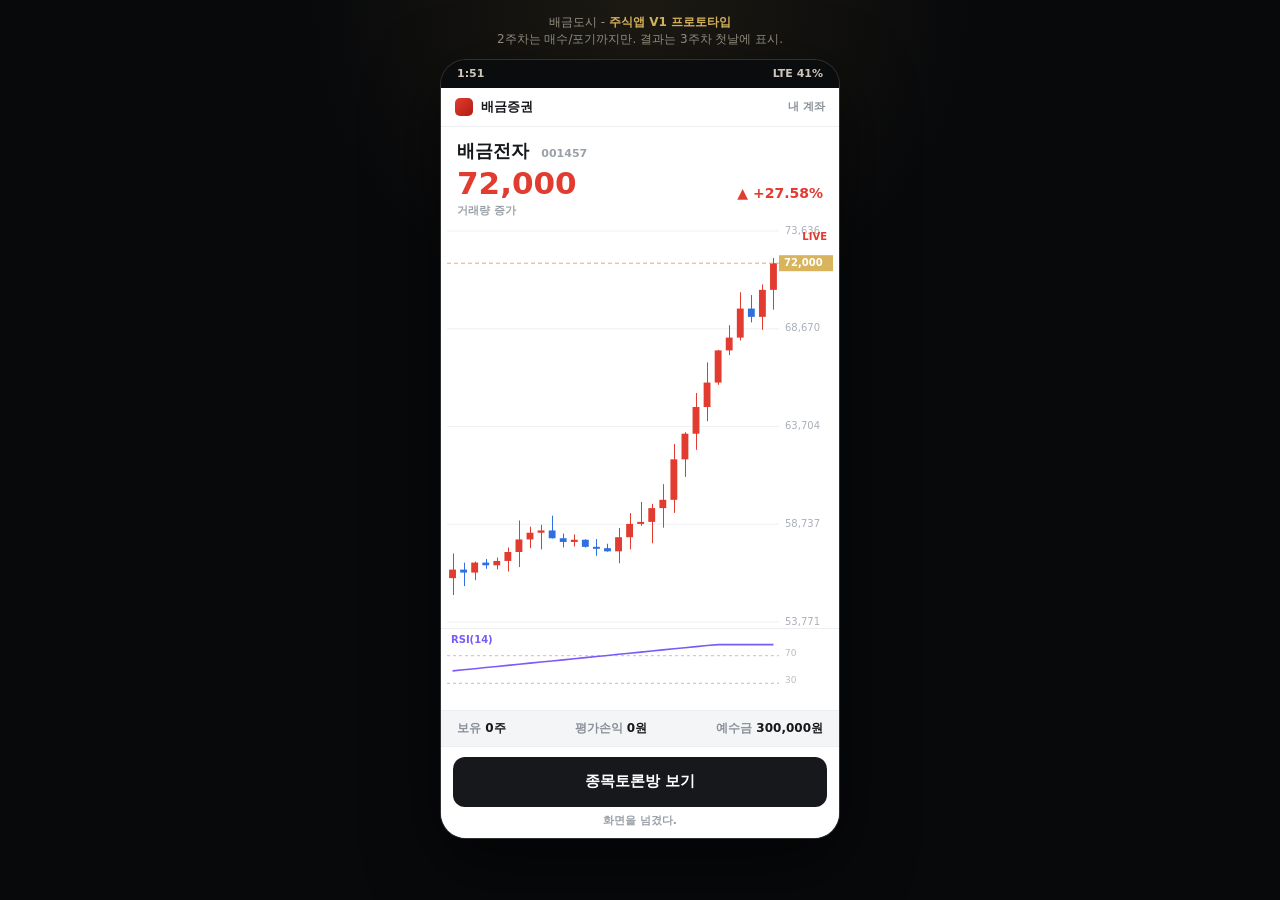
<file: game/proto-market.html>
<!DOCTYPE html>
<html lang="ko">
<head>
<meta charset="utf-8">
<meta name="viewport" content="width=device-width, initial-scale=1, maximum-scale=1">
<title>배금도시 - 주식앱 V1 프로토타입</title>
<style>
  :root{
    --bg:#08090b; --coal:#0f1114; --line:rgba(245,239,226,.14); --gold:#d8b45d;
    --red:#e23b30; --blue:#2f6fe0; --paper:#f5efe2; --muted:#8a9099;
  }
  *{box-sizing:border-box; margin:0; padding:0; -webkit-tap-highlight-color:transparent}
  body{min-height:100dvh; padding:14px; display:flex; flex-direction:column; align-items:center; gap:10px;
    background:radial-gradient(circle at 50% 0%,rgba(216,180,93,.10),transparent 30%),var(--bg);
    color:var(--paper); font-family:"Gothic A1",system-ui,sans-serif}
  .cap{max-width:400px; color:#9a9384; font-size:12px; line-height:1.45; text-align:center}
  .cap b{color:var(--gold)}
  .phone{width:100%; max-width:400px; height:780px; max-height:90dvh; display:flex; flex-direction:column;
    overflow:hidden; border:1px solid var(--line); border-radius:26px; background:var(--coal);
    box-shadow:0 24px 70px rgba(0,0,0,.6)}
  .status{height:28px; flex:0 0 auto; display:flex; align-items:center; justify-content:space-between;
    padding:0 16px; background:#0b0c0e; color:#cfc7bb; font-size:11px; font-weight:800}
  .screen{position:relative; flex:1 1 auto; min-height:0; overflow:hidden}
  .view{position:absolute; inset:0; display:none; flex-direction:column}
  .view.on{display:flex; animation:fade .24s ease}
  @keyframes fade{from{opacity:0; transform:translateX(12px)} to{opacity:1; transform:none}}

  .market,.order,.filled,.result{background:#fbfbfd; color:#16181c}
  .appbar{height:39px; flex:0 0 auto; display:flex; align-items:center; gap:8px; padding:0 14px;
    border-bottom:1px solid #eceef2; background:#fff}
  .logo{width:18px; height:18px; border-radius:5px; background:linear-gradient(135deg,#e23b30,#b21c12)}
  .appname{font-size:13px; font-weight:900}
  .account{margin-left:auto; color:#8a9099; font-size:11px; font-weight:800}
  .head{padding:12px 16px 5px; background:#fff}
  .name{font-size:18px; font-weight:900}
  .code{margin-left:6px; color:#9aa0a8; font-size:11px; font-weight:800}
  .price-row{display:flex; align-items:flex-end; justify-content:space-between; margin-top:2px}
  .price{font-size:31px; font-weight:900}
  .change{font-size:14px; font-weight:900; text-align:right}
  .up{color:var(--red)} .down{color:var(--blue)}
  .sub{margin-top:2px; color:#9aa0a8; font-size:11px; font-weight:800}
  .chartbox{flex:1 1 auto; min-height:0; display:flex; flex-direction:column; background:#fff}
  .candles{position:relative; flex:1 1 auto; min-height:0}
  .rsi{height:82px; flex:0 0 auto; position:relative; border-top:1px solid #eceef2}
  .rsi span{position:absolute; left:10px; top:5px; z-index:2; color:#7a5af8; font-size:10px; font-weight:900}
  canvas{display:block; width:100%; height:100%}
  .live{position:absolute; right:12px; top:8px; z-index:2; color:var(--red); font-size:10px; font-weight:900}
  .hold{display:flex; justify-content:space-between; gap:8px; padding:9px 16px;
    border-top:1px solid #eceef2; background:#f4f5f7; color:#8a9099; font-size:12px; font-weight:800}
  .hold b{color:#16181c}
  .turnbar{flex:0 0 auto; padding:10px 12px; border-top:1px solid #eceef2; background:#fff}
  .turn-btn{width:100%; min-height:50px; border:0; border-radius:12px; background:#16181c;
    color:#fff; font:inherit; font-size:15px; font-weight:900}
  .turn-btn:active{opacity:.85}
  .hint{margin-top:6px; color:#9aa0a8; font-size:11px; font-weight:800; text-align:center}

  .community{background:#eef0f3; color:#1a1c20}
  .cbar{height:42px; flex:0 0 auto; display:flex; align-items:center; padding:0 14px;
    border-bottom:1px solid #e2e5ea; background:#fff}
  .cbar b{font-size:14px}
  .cbar span{margin-left:auto; color:var(--red); font-size:10px; font-weight:900}
  .feed{position:relative; flex:1 1 auto; min-height:0; overflow:hidden;
    -webkit-mask-image:linear-gradient(180deg,transparent,#000 7%,#000 92%,transparent);
            mask-image:linear-gradient(180deg,transparent,#000 7%,#000 92%,transparent)}
  .track{position:absolute; inset:0 0 auto; display:flex; flex-direction:column; gap:8px; padding:12px;
    animation:feedScroll 24s linear infinite}
  @keyframes feedScroll{from{transform:translateY(0)} to{transform:translateY(-50%)}}
  .post{padding:9px 11px; border:1px solid #e2e5ea; border-radius:10px; background:#fff}
  .post .u{color:#444; font-size:12px; font-weight:900}
  .post .t{margin-top:3px; color:#23262b; font-size:14px; line-height:1.4; word-break:keep-all}
  .post .m{margin-top:5px; color:#9aa0a8; font-size:10px; font-weight:800}
  .post.hot{border-color:rgba(226,59,48,.4)} .post.hot .u,.post.hot .m b{color:#c62b20}
  .post.down{border-color:rgba(47,111,224,.4)} .post.down .u{color:#2f6fe0}

  .panel{flex:1 1 auto; min-height:0; padding:18px 16px; background:#fff}
  .label{color:#8a9099; font-size:11px; font-weight:900}
  .big{margin-top:3px; color:#16181c; font-size:28px; font-weight:900}
  .grid{display:grid; grid-template-columns:1fr 1fr; gap:8px; margin-top:14px}
  .cell{padding:11px; border:1px solid #eceef2; border-radius:10px; background:#f7f8fa}
  .cell span{display:block; color:#8a9099; font-size:10px; font-weight:900}
  .cell b{display:block; margin-top:3px; color:#16181c; font-size:14px; font-weight:900}
  .desc{margin-top:14px; color:#343840; font-size:14px; line-height:1.55; font-weight:800; white-space:pre-line; word-break:keep-all}
  .choices{display:flex; flex-direction:column; gap:9px; margin-top:16px}
  .choices button{min-height:48px; border:1px solid rgba(22,24,28,.15); border-left:3px solid #16181c;
    background:#fff; color:#16181c; font:inherit; font-size:15px; font-weight:900; text-align:left; padding:12px 14px}
  .choices button:active{background:#f1f3f6}
  .filled-mark{height:86px; display:flex; align-items:center; justify-content:center; margin:8px 0 12px;
    border-radius:14px; background:#f4f5f7; color:var(--red); font-size:18px; font-weight:900}
  .result .big,.result .gain{color:var(--red)}
</style>
</head>
<body>
  <div class="cap">배금도시 - <b>주식앱 V1 프로토타입</b><br>2주차는 매수/포기까지만. 결과는 3주차 첫날에 표시.</div>

  <div class="phone">
    <div class="status"><span id="clock">9:01</span><span>LTE 41%</span></div>
    <div class="screen">
      <div class="view market on" data-step="0">
        <div class="appbar"><span class="logo"></span><span class="appname">배금증권</span><span class="account">내 계좌</span></div>
        <div class="head">
          <div class="name">배금전자 <span class="code">001457</span></div>
          <div class="price-row"><div class="price up" id="price">-</div><div class="change up" id="chg">-</div></div>
          <div class="sub">거래량 증가</div>
        </div>
        <div class="chartbox">
          <div class="candles"><div class="live">LIVE</div><canvas id="cChart"></canvas></div>
          <div class="rsi"><span>RSI(14)</span><canvas id="cRsi"></canvas></div>
        </div>
        <div class="hold"><span>보유 <b>0주</b></span><span>평가손익 <b>0원</b></span><span>예수금 <b data-cash>0원</b></span></div>
        <div class="turnbar"><button class="turn-btn" data-next="1">종목토론방 보기</button><div class="hint">화면을 넘겼다.</div></div>
      </div>

      <div class="view community" data-step="1">
        <div class="cbar"><b>배금전자 종목토론방</b><span>실시간</span></div>
        <div class="feed"><div class="track" id="track"></div></div>
        <div class="turnbar"><button class="turn-btn" data-next="2">주문창 열기</button><div class="hint">글 목록이 계속 올라갔다.</div></div>
      </div>

      <div class="view order" data-step="2">
        <div class="appbar"><span class="logo"></span><span class="appname">매수 주문</span><span class="account">시장가</span></div>
        <div class="panel">
          <div class="label">매수 가능 금액</div>
          <div class="big" data-cash>0원</div>
          <div class="grid">
            <div class="cell"><span>현재가</span><b data-buy-price>0원</b></div>
            <div class="cell"><span>가능 수량</span><b data-shares>0주</b></div>
            <div class="cell"><span>주문 금액</span><b data-invested>0원</b></div>
            <div class="cell"><span>남은 예수금</span><b data-leftover>0원</b></div>
          </div>
          <div class="desc">주문창이 열렸다.
보유 현금 전부로 주문 금액이 채워졌다.</div>
          <div class="choices">
            <button data-act="buy">매수하기</button>
            <button data-act="skip">포기하기</button>
          </div>
        </div>
      </div>

      <div class="view filled" data-step="3">
        <div class="appbar"><span class="logo"></span><span class="appname">체결 내역</span><span class="account">2주차</span></div>
        <div class="panel">
          <div class="filled-mark">매수 체결</div>
          <div class="grid">
            <div class="cell"><span>종목</span><b>배금전자</b></div>
            <div class="cell"><span>체결가</span><b data-buy-price>0원</b></div>
            <div class="cell"><span>체결 수량</span><b data-shares>0주</b></div>
            <div class="cell"><span>남은 예수금</span><b data-leftover>0원</b></div>
          </div>
          <div class="desc">확인 버튼을 눌렀다.
체결 알림이 화면 위에 내려왔다.</div>
        </div>
        <div class="turnbar"><button class="turn-btn" data-next="4">3주차 첫날</button><div class="hint">결과는 다음 주에 표시된다.</div></div>
      </div>

      <div class="view filled" data-step="5">
        <div class="appbar"><span class="logo"></span><span class="appname">주문 취소</span><span class="account">2주차</span></div>
        <div class="panel">
          <div class="filled-mark" style="color:#16181c">앱 닫힘</div>
          <div class="desc">주문창을 닫았다.
예수금은 그대로 남았다.</div>
        </div>
        <div class="turnbar"><button class="turn-btn" data-next="6">3주차 첫날</button><div class="hint">다음 화면에서 가격이 갱신된다.</div></div>
      </div>

      <div class="view result" data-step="4">
        <div class="appbar"><span class="logo"></span><span class="appname">평가손익</span><span class="account">3주차</span></div>
        <div class="panel">
          <div class="label">평가손익</div>
          <div class="big gain" data-profit>+0원</div>
          <div class="grid">
            <div class="cell"><span>보유 수량</span><b data-shares>0주</b></div>
            <div class="cell"><span>평가금액</span><b data-result-value>0원</b></div>
            <div class="cell"><span>수익률</span><b class="gain">+100%</b></div>
            <div class="cell"><span>예수금</span><b data-leftover>0원</b></div>
          </div>
          <div class="desc">3주차 첫날, 평가손익 숫자가 빨갛게 표시됐다.
잔고 화면이 그대로 켜져 있었다.</div>
        </div>
      </div>

      <div class="view result" data-step="6">
        <div class="appbar"><span class="logo"></span><span class="appname">가격 알림</span><span class="account">3주차</span></div>
        <div class="panel">
          <div class="label">보유 수량</div>
          <div class="big">0주</div>
          <div class="grid">
            <div class="cell"><span>예수금</span><b data-cash>0원</b></div>
            <div class="cell"><span>현재가</span><b data-result-price>0원</b></div>
            <div class="cell"><span>놓친 평가손익</span><b class="gain" data-missed>+0원</b></div>
            <div class="cell"><span>수익률</span><b class="gain">+100%</b></div>
          </div>
          <div class="desc">급등 알림이 떴다.
보유 수량은 0주로 표시됐다.</div>
        </div>
      </div>
    </div>
  </div>

<script>
(function(){
  const params = new URLSearchParams(location.search);
  const cashStart = Math.max(0, Number(params.get('cash') || 300000));
  const buyPrice = Math.max(1, Number(params.get('buyPrice') || 72000));
  const resultPrice = buyPrice * 2;
  let cash = cashStart;
  let bought = false;
  let shares = Math.floor(cashStart / buyPrice);
  let invested = shares * buyPrice;
  let leftover = cashStart - invested;
  let resultValue = shares * resultPrice;
  let profit = resultValue + leftover - cashStart;

  const won = n => `${n < 0 ? '-' : ''}${Math.abs(Math.round(n)).toLocaleString('ko-KR')}원`;
  const signedWon = n => `${n >= 0 ? '+' : '-'}${Math.abs(Math.round(n)).toLocaleString('ko-KR')}원`;

  function setText(sel, value) {
    document.querySelectorAll(sel).forEach(el => { el.textContent = value; });
  }

  function refreshMoney() {
    shares = Math.floor(cashStart / buyPrice);
    invested = shares * buyPrice;
    leftover = cashStart - invested;
    resultValue = shares * resultPrice;
    profit = resultValue + leftover - cashStart;
    setText('[data-cash]', won(cash));
    setText('[data-buy-price]', won(buyPrice));
    setText('[data-result-price]', won(resultPrice));
    setText('[data-shares]', `${shares.toLocaleString('ko-KR')}주`);
    setText('[data-invested]', won(invested));
    setText('[data-leftover]', won(bought ? leftover : cashStart - invested));
    setText('[data-result-value]', won(resultValue));
    setText('[data-profit]', signedWon(profit));
    setText('[data-missed]', signedWon(profit));
  }

  function gen(n) {
    let p = 56000;
    const out = [];
    for (let i = 0; i < n; i++) {
      const hype = i > n * 0.55 ? 1 : 0;
      const bias = 0.04 + 0.26 * hype;
      const vol = 680 + hype * 620;
      const c = Math.max(20000, p + (Math.random() - 0.5 + bias) * vol * 2);
      const wick = vol * (0.55 + Math.random());
      out.push({
        o: Math.round(p),
        h: Math.round(Math.max(p, c) + Math.random() * wick),
        l: Math.round(Math.min(p, c) - Math.random() * wick),
        c: Math.round(c),
      });
      p = c;
    }
    out[out.length - 1].c = buyPrice;
    return out;
  }

  const K = gen(30);
  const base = K[0].c;

  function setupCanvas(cv) {
    const r = cv.getBoundingClientRect();
    const dpr = window.devicePixelRatio || 1;
    cv.width = Math.max(1, Math.round(r.width * dpr));
    cv.height = Math.max(1, Math.round(r.height * dpr));
    const ctx = cv.getContext('2d');
    ctx.setTransform(dpr, 0, 0, dpr, 0, 0);
    return { ctx, W: r.width, H: r.height };
  }

  function drawChart() {
    const { ctx, W, H } = setupCanvas(document.getElementById('cChart'));
    ctx.clearRect(0, 0, W, H);
    const padL = 6, padR = 60, padT = 8, padB = 6;
    const cw = W - padL - padR, ch = H - padT - padB;
    let hi = -Infinity, lo = Infinity;
    K.forEach(k => { hi = Math.max(hi, k.h); lo = Math.min(lo, k.l); });
    const pd = (hi - lo) * 0.08; hi += pd; lo -= pd;
    const y = v => padT + (hi - v) / (hi - lo) * ch;
    ctx.font = '10px system-ui'; ctx.textBaseline = 'middle';
    for (let g = 0; g <= 4; g++) {
      const v = hi - (hi - lo) * g / 4, yy = y(v);
      ctx.strokeStyle = '#eef0f3'; ctx.beginPath(); ctx.moveTo(padL, yy); ctx.lineTo(padL + cw, yy); ctx.stroke();
      ctx.fillStyle = '#aab0b8'; ctx.fillText(Math.round(v).toLocaleString('ko-KR'), padL + cw + 6, yy);
    }
    const step = cw / K.length, bw = Math.max(2, step * 0.62);
    K.forEach((k, i) => {
      const cx = padL + step * i + step / 2;
      const up = k.c >= k.o, col = up ? '#e23b30' : '#2f6fe0';
      ctx.strokeStyle = col; ctx.beginPath(); ctx.moveTo(Math.round(cx) + .5, y(k.h)); ctx.lineTo(Math.round(cx) + .5, y(k.l)); ctx.stroke();
      const yo = y(k.o), yc = y(k.c), top = Math.min(yo, yc), bh = Math.max(2, Math.abs(yc - yo));
      ctx.fillStyle = col; ctx.fillRect(cx - bw / 2, top, bw, bh);
    });
    const last = K[K.length - 1].c, yy = y(last);
    ctx.strokeStyle = '#d8b45d'; ctx.setLineDash([4,3]); ctx.beginPath(); ctx.moveTo(padL, yy); ctx.lineTo(padL + cw, yy); ctx.stroke(); ctx.setLineDash([]);
    ctx.fillStyle = '#d8b45d'; ctx.fillRect(padL + cw, yy - 8, padR - 6, 16);
    ctx.fillStyle = '#fff'; ctx.font = 'bold 10px system-ui'; ctx.fillText(last.toLocaleString('ko-KR'), padL + cw + 5, yy);
    document.getElementById('price').textContent = won(last).replace('원', '');
    document.getElementById('chg').textContent = `▲ +${(((last - base) / base) * 100).toFixed(2)}%`;
  }

  function drawRsi() {
    const { ctx, W, H } = setupCanvas(document.getElementById('cRsi'));
    ctx.clearRect(0, 0, W, H);
    const padL = 6, padR = 60, padT = 6, padB = 6;
    const cw = W - padL - padR, ch = H - padT - padB;
    const y = v => padT + (100 - v) / 100 * ch;
    [70, 30].forEach(v => {
      const yy = y(v);
      ctx.strokeStyle = v === 70 ? '#e8b4ae' : '#a9c1ec';
      ctx.setLineDash([3,3]); ctx.beginPath(); ctx.moveTo(padL, yy); ctx.lineTo(padL + cw, yy); ctx.stroke(); ctx.setLineDash([]);
      ctx.fillStyle = '#bbb'; ctx.font = '9px system-ui'; ctx.fillText(v, padL + cw + 6, yy);
    });
    ctx.strokeStyle = '#7a5af8'; ctx.lineWidth = 1.6; ctx.beginPath();
    K.forEach((_, i) => {
      const x = padL + (cw / K.length) * i + (cw / K.length) / 2;
      const yy = y(48 + Math.min(38, i * 1.6));
      if (i === 0) ctx.moveTo(x, yy); else ctx.lineTo(x, yy);
    });
    ctx.stroke();
  }

  const posts = [
    ['hot','불개미','오늘 장 끝까지 봐라. 거래량 붙었다.',142],
    ['','존버맨','시초에 못 산 사람들 계속 쳐다만 봄.',88],
    ['down','물린사람','위에서 잡았는데 아직 안 팔았다.',31],
    ['hot','호가창','매도벽 먹는 중. 숫자 봐라.',166],
    ['','신용계좌','가능금액 전부 걸었다.',77],
    ['hot','한방','방금 시장가로 들어갔다.',120],
  ];
  const html = posts.concat(posts).map(p =>
    `<div class="post ${p[0]}"><div class="u">${p[1]}</div><div class="t">${p[2]}</div><div class="m"><b>추천 ${p[3]}</b> · 방금</div></div>`
  ).join('');
  document.getElementById('track').innerHTML = html;

  function goStep(step) {
    document.querySelectorAll('.view').forEach(v => v.classList.toggle('on', Number(v.dataset.step) === step));
  }

  document.querySelectorAll('[data-next]').forEach(btn => btn.onclick = () => goStep(Number(btn.dataset.next)));
  document.querySelector('[data-act="buy"]').onclick = () => {
    bought = shares > 0;
    cash = bought ? leftover : cashStart;
    refreshMoney();
    goStep(bought ? 3 : 5);
  };
  document.querySelector('[data-act="skip"]').onclick = () => {
    bought = false;
    cash = cashStart;
    refreshMoney();
    goStep(5);
  };

  function clock() {
    const d = new Date();
    document.getElementById('clock').textContent = `${d.getHours()}:${String(d.getMinutes()).padStart(2,'0')}`;
  }

  window.addEventListener('resize', () => { drawChart(); drawRsi(); });
  refreshMoney();
  drawChart();
  drawRsi();
  clock();
  setInterval(clock, 10000);
})();
</script>
</body>
</html>
</file>
<file: game/style.css>
/* ===== 배금도시 - 스타일 ===== */

* {
  box-sizing: border-box;
  margin: 0;
  padding: 0;
  -webkit-tap-highlight-color: transparent;
}

:root {
  --ink: #f5efe2;
  --muted: #b8b0a2;
  --paper: #f3ead8;
  --coal: #0f1114;
  --soot: #17191d;
  --panel: rgba(18, 20, 23, 0.9);
  --line: rgba(245, 239, 226, 0.18);
  --gold: #d8b45d;
  --red: #e0483c;   /* 한국 증시: 상승 */
  --blue: #3f7fe6;  /* 한국 증시: 하락 */
  --green: #1db089;
}

html,
body {
  height: 100%;
  background:
    radial-gradient(circle at 50% 0%, rgba(216, 180, 93, 0.12), transparent 28%),
    #08090b;
  color: var(--ink);
  font-family: "Gothic A1", system-ui, sans-serif;
  overscroll-behavior: none;
}

button,
input {
  font: inherit;
}

button {
  cursor: pointer;
}

#app {
  position: relative;
  width: 100%;
  max-width: 480px;
  height: 100dvh;
  margin: 0 auto;
  background: var(--coal);
  display: flex;
  flex-direction: column;
  overflow: hidden;
  box-shadow: 0 0 70px rgba(0, 0, 0, 0.72);
}

.preview-mode body,
body.preview-mode {
  background: #050506;
}

body.preview-mode #app {
  max-width: none;
  box-shadow: none;
}

.hdr {
  flex: 0 0 auto;
  min-height: 44px;
  display: flex;
  align-items: center;
  justify-content: space-between;
  gap: 10px;
  padding: 0 18px;
  background: rgba(10, 11, 13, 0.96);
  border-bottom: 1px solid var(--line);
  color: var(--paper);
  font-size: 14px;
  font-weight: 800;
  letter-spacing: 0;
}

.hdr:empty {
  display: none;
}

.hdr-title {
  min-width: 0;
  overflow: hidden;
  text-overflow: ellipsis;
  white-space: nowrap;
}

.hdr-stats {
  flex: 0 0 auto;
  display: inline-flex;
  align-items: center;
  gap: 8px;
  color: var(--gold);
  font-size: 12px;
  font-weight: 800;
}

.money-stat {
  white-space: nowrap;
}

.money-stat.money-bump {
  animation: moneyBump 0.55s ease;
}

@keyframes moneyBump {
  0% { transform: translateY(0); }
  36% { transform: translateY(-2px) scale(1.06); color: #ffe08a; }
  100% { transform: translateY(0); }
}

.happy-meter {
  display: inline-flex;
  align-items: center;
  gap: 5px;
  white-space: nowrap;
  color: #d9d1c2;
}

.happy-label {
  color: #9fd6a6;
}

.happy-cells {
  display: inline-flex;
  gap: 2px;
}

.happy-cells i {
  width: 8px;
  height: 10px;
  border: 1px solid rgba(108, 196, 122, 0.45);
  background: rgba(108, 196, 122, 0.08);
}

.happy-cells i.on {
  background: #6cc47a;
  box-shadow: 0 0 8px rgba(108, 196, 122, 0.45);
}

/* 행복이 낮으면(위험) 빨강으로 */
.happy-meter.low .happy-label {
  color: #eaa29a;
}

.happy-meter.low .happy-cells i {
  border-color: rgba(224, 72, 60, 0.45);
  background: rgba(224, 72, 60, 0.08);
}

.happy-meter.low .happy-cells i.on {
  background: var(--red);
  box-shadow: 0 0 8px rgba(224, 72, 60, 0.45);
}

#stage {
  flex: 1 1 auto;
  display: flex;
  flex-direction: column;
  min-height: 0;
}

.adslot {
  flex: 0 0 auto;
  height: 54px;
  background: #201b24;
  border-top: 1px solid var(--line);
  display: flex;
  align-items: center;
  justify-content: center;
  color: var(--muted);
  font-size: 12px;
}

.adslot[hidden] {
  display: none;
}

/* ===== 공통 씬 ===== */
.scene-img {
  position: relative;
  flex: 1 1 auto;
  min-height: 0;
  background:
    linear-gradient(180deg, rgba(15, 17, 20, 0.2), rgba(15, 17, 20, 0.86)),
    #1a1c20;
  display: flex;
  align-items: center;
  justify-content: center;
  overflow: hidden;
}

.scene-img.has-art::before {
  content: "";
  position: absolute;
  inset: -18px;
  background-image:
    linear-gradient(180deg, rgba(15, 17, 20, 0.28), rgba(15, 17, 20, 0.72)),
    var(--scene-art);
  background-size: cover;
  background-position: center;
  filter: blur(14px) saturate(0.8) brightness(0.72);
  transform: scale(1.06);
}

.scene-img::after {
  content: "";
  position: absolute;
  inset: 0;
  pointer-events: none;
  background:
    linear-gradient(180deg, transparent 58%, rgba(0, 0, 0, 0.46)),
    radial-gradient(circle at 50% 35%, transparent 0 44%, rgba(0, 0, 0, 0.38) 100%);
}

.scene-img img {
  position: relative;
  z-index: 1;
  width: 100%;
  height: 100%;
  object-fit: contain;
}

.scene-img.layered-art {
  background: #101216;
}

.scene-img.layered-art::after {
  z-index: 4;
  background:
    linear-gradient(180deg, rgba(0, 0, 0, 0.02) 0%, rgba(0, 0, 0, 0.08) 48%, rgba(0, 0, 0, 0.56) 100%),
    radial-gradient(circle at 50% 36%, transparent 0 48%, rgba(0, 0, 0, 0.36) 100%);
}

.scene-img.layered-art .scene-bg {
  position: absolute;
  inset: 0;
  z-index: 1;
  width: 100%;
  height: 100%;
  object-fit: var(--scene-bg-fit, cover);
  object-position: var(--scene-bg-position, center);
  transform: scale(var(--scene-bg-scale, 1));
}

.scene-img.layered-art .scene-character {
  position: absolute;
  z-index: 3;
  left: var(--character-left, 50%);
  bottom: var(--character-bottom, -4%);
  width: var(--character-width, 48%);
  max-height: var(--character-max-height, 92%);
  height: auto;
  object-fit: contain;
  opacity: 1;
  pointer-events: none;
  filter: drop-shadow(0 20px 32px rgba(0, 0, 0, 0.42));
  transform: translateX(-50%) translateY(var(--character-shift-y, 0));
  transition:
    opacity 0.62s ease,
    transform 0.62s ease;
}

.scene-img.layered-art.reveal-character .scene-character {
  opacity: 0;
  transform: translateX(-50%) translateY(22px);
}

.scene-img.layered-art.reveal-character.character-shown .scene-character {
  opacity: 1;
  transform: translateX(-50%) translateY(var(--character-shift-y, 0));
}

.scene-news-banner {
  position: absolute;
  z-index: 6;
  left: clamp(12px, 3vw, 34px);
  right: clamp(12px, 3vw, 34px);
  bottom: clamp(14px, 3vw, 30px);
  display: grid;
  grid-template-columns: auto 1fr;
  align-items: stretch;
  overflow: hidden;
  color: #111827;
  background: linear-gradient(90deg, rgba(255, 255, 255, 0.96), rgba(242, 247, 255, 0.94));
  border: 1px solid rgba(255, 255, 255, 0.8);
  box-shadow: 0 18px 38px rgba(0, 0, 0, 0.38);
  text-align: left;
}

.scene-news-kicker {
  grid-row: 1 / 3;
  display: flex;
  align-items: center;
  padding: 0 15px;
  color: #fff;
  background: #c9182b;
  font-size: clamp(0.72rem, 1.8vw, 0.9rem);
  font-weight: 900;
  white-space: nowrap;
}

.scene-news-headline {
  min-width: 0;
  padding: 10px 14px 2px;
  font-size: clamp(1.03rem, 3.6vw, 1.55rem);
  font-weight: 950;
  line-height: 1.08;
}

.scene-news-sub {
  min-width: 0;
  padding: 0 14px 10px;
  color: #334155;
  font-size: clamp(0.72rem, 2.1vw, 0.94rem);
  font-weight: 750;
  line-height: 1.2;
}

.scene-news-ticker {
  grid-column: 1 / -1;
  padding: 7px 14px;
  color: #ffd15c;
  background: #101827;
  border-top: 3px solid #2563eb;
  font-size: clamp(0.68rem, 1.8vw, 0.82rem);
  font-weight: 800;
  line-height: 1.2;
}

@media (max-width: 640px) {
  .scene-news-banner {
    grid-template-columns: 1fr;
    left: 10px;
    right: 10px;
    bottom: 12px;
  }

  .scene-news-kicker {
    grid-row: auto;
    justify-content: center;
    padding: 7px 10px;
  }

  .scene-news-headline {
    padding: 9px 10px 2px;
  }

  .scene-news-sub {
    padding: 0 10px 9px;
  }

  .scene-news-ticker {
    padding: 6px 10px;
  }
}

/* ===== 이미지 로딩 표시 + 도착 시 페이드인 ===== */
/* 메인 그림(배경/단일)은 도착 전엔 투명, 도착하면 부드럽게 나타난다. 캐릭터는 자체 등장 연출 유지. */
.scene-img.has-art > img:not(.scene-character) {
  transition: opacity 0.45s ease;
}
.scene-img.is-loading > img:not(.scene-character) {
  opacity: 0;
}
.scene-loader {
  position: absolute;
  z-index: 5;
  top: 50%;
  left: 50%;
  width: 34px;
  height: 34px;
  margin: -17px 0 0 -17px;
  border-radius: 50%;
  border: 3px solid rgba(216, 180, 93, 0.22);
  border-top-color: rgba(216, 180, 93, 0.9);
  animation: sceneSpin 0.7s linear infinite;
  opacity: 1;
  transition: opacity 0.25s ease;
}
.scene-img:not(.is-loading) .scene-loader {
  opacity: 0;
  visibility: hidden;
}
@keyframes sceneSpin {
  to { transform: rotate(360deg); }
}

.ph {
  position: relative;
  z-index: 1;
  width: min(88%, 380px);
  min-height: 230px;
  border: 1px solid rgba(216, 180, 93, 0.42);
  background:
    linear-gradient(135deg, rgba(216, 180, 93, 0.08), transparent 38%),
    rgba(12, 14, 17, 0.88);
  display: flex;
  flex-direction: column;
  justify-content: flex-end;
  gap: 10px;
  padding: 20px;
  color: var(--ink);
  text-align: left;
  box-shadow: 0 22px 46px rgba(0, 0, 0, 0.38);
}

.ph::before {
  content: "";
  position: absolute;
  left: 20px;
  top: 20px;
  width: 42px;
  height: 3px;
  background: linear-gradient(90deg, var(--red), var(--green));
}

.ph-icon {
  color: var(--gold);
  font-size: 12px;
  font-weight: 800;
  letter-spacing: 0;
}

.ph-label {
  white-space: pre-line;
  font-size: 16px;
  font-weight: 800;
  line-height: 1.45;
}

.ph-hint {
  color: var(--muted);
  font-size: 12px;
  line-height: 1.45;
}

.scene-text {
  position: relative;
  flex: 0 0 auto;
  min-height: 178px;
  padding: 18px 18px 20px;
  background:
    linear-gradient(180deg, rgba(31, 27, 23, 0.96), rgba(13, 14, 16, 0.98));
  border-top: 1px solid rgba(216, 180, 93, 0.38);
  display: flex;
  flex-direction: column;
  gap: 10px;
  box-shadow: 0 -18px 34px rgba(0, 0, 0, 0.24);
}

.scene-text-delayed {
  opacity: 0;
  transform: translateY(12px);
  animation: sceneTextIn 0.42s ease forwards;
  animation-delay: var(--text-delay, 420ms);
}

@keyframes sceneTextIn {
  to {
    opacity: 1;
    transform: translateY(0);
  }
}

.scene-text-choice-only {
  min-height: 0;
  padding: 16px 18px 18px;
}

.scene-text-choice-only .speaker,
.scene-text-choice-only .dialogue,
.scene-text-choice-only .tap-hint {
  display: none;
}

.scene-text-choice-only .choices {
  margin-top: 0;
}

.speaker {
  display: flex;
  align-items: baseline;
  gap: 8px;
  color: var(--gold);
  font-size: 15px;
  font-weight: 800;
}

.speaker .relation {
  color: var(--green);
  font-size: 12px;
  font-weight: 700;
}

.money-cues {
  display: flex;
  flex-wrap: wrap;
  gap: 6px;
  margin-top: -2px;
}

.money-cue {
  display: inline-flex;
  align-items: center;
  gap: 8px;
  width: fit-content;
  max-width: 100%;
  padding: 7px 10px;
  border: 1px solid rgba(216, 180, 93, 0.45);
  background: rgba(255, 209, 92, 0.1);
  box-shadow: 0 8px 20px rgba(0, 0, 0, 0.24);
  font-weight: 900;
  line-height: 1.1;
  animation: moneyCueIn 0.46s cubic-bezier(0.2, 0.9, 0.22, 1.18);
}

.money-cue.plus {
  color: #ffe08a;
  border-color: rgba(255, 209, 92, 0.62);
}

.money-cue.minus {
  color: #ff8c79;
  border-color: rgba(255, 96, 77, 0.58);
  background: rgba(255, 83, 72, 0.12);
}

.money-cue-label {
  color: rgba(255, 255, 255, 0.72);
  font-size: 12px;
}

.money-cue-amount {
  white-space: nowrap;
  font-size: 16px;
}

@keyframes moneyCueIn {
  0% {
    opacity: 0;
    transform: translateY(10px) scale(0.96);
  }
  100% {
    opacity: 1;
    transform: translateY(0) scale(1);
  }
}

.dialogue {
  color: var(--ink);
  white-space: pre-line;
  font-size: 17px;
  line-height: 1.58;
  word-break: keep-all;
  min-height: calc(1em * 1.58);
}

.dialogue-typing::after {
  content: "";
  display: inline-block;
  width: 8px;
  height: 1em;
  margin-left: 2px;
  border-right: 2px solid rgba(216, 180, 93, 0.8);
  transform: translateY(2px);
  animation: blink 1s infinite;
}

.tap-hint {
  margin-top: auto;
  color: var(--muted);
  font-size: 12px;
  text-align: right;
  animation: blink 1.4s infinite;
}

@keyframes blink {
  50% {
    opacity: 0.38;
  }
}

.choices {
  display: flex;
  flex-direction: column;
  gap: 10px;
  margin-top: 2px;
  transition: opacity 0.28s ease, transform 0.28s ease;
}

.choices-hidden {
  display: none;
}

.choice-btn {
  width: 100%;
  min-height: 48px;
  padding: 12px 14px;
  background: rgba(243, 234, 216, 0.09);
  color: var(--ink);
  border: 1px solid rgba(243, 234, 216, 0.2);
  border-left: 3px solid var(--gold);
  text-align: left;
  font-size: 15px;
  font-weight: 700;
  line-height: 1.35;
}

.choice-btn:active {
  background: rgba(216, 180, 93, 0.18);
  transform: translateY(1px);
}

.choice-btn.desperate-choice {
  border-color: rgba(224, 72, 60, 0.68);
  border-left-color: var(--red);
  background:
    linear-gradient(90deg, rgba(224, 72, 60, 0.18), rgba(216, 180, 93, 0.06)),
    rgba(18, 20, 23, 0.96);
}

.tap-hint {
  transition: opacity 0.24s ease;
}

.tap-hint-hidden {
  display: none;
}

/* ===== 타이틀 화면 ===== */
.title-screen {
  position: relative;
  isolation: isolate;
  flex: 1 1 auto;
  display: flex;
  flex-direction: column;
  justify-content: flex-end;
  padding: min(7dvh, 44px) 26px 34px;
  color: var(--ink);
  background:
    linear-gradient(180deg, rgba(6, 7, 9, 0.30) 0%, rgba(6, 7, 9, 0.16) 26%, rgba(6, 7, 9, 0.72) 60%, rgba(6, 7, 9, 0.97) 100%),
    var(--title-bg, linear-gradient(180deg, #2a2d31, #0d0f12));
  background-size: cover;
  background-position: center;
}

/* 화면 가장자리 비네팅 + 미세 스캔라인 */
.title-screen::before {
  content: "";
  position: absolute;
  inset: 0;
  z-index: -1;
  pointer-events: none;
  background:
    radial-gradient(120% 80% at 50% 8%, transparent 38%, rgba(0, 0, 0, 0.55) 100%),
    repeating-linear-gradient(180deg, rgba(255, 255, 255, 0.018) 0 1px, transparent 1px 9px);
}

/* 상단 골드 헤어라인 (시세 단말 느낌) */
.title-screen::after {
  content: "";
  position: absolute;
  left: 0;
  right: 0;
  top: 0;
  height: 2px;
  background: linear-gradient(90deg, transparent, rgba(216, 180, 93, 0.65) 50%, transparent);
}

.title-screen.has-bg .title-art {
  display: none;
}

.title-art {
  flex: 1 1 auto;
  display: flex;
  align-items: center;
  justify-content: center;
  margin-bottom: 22px;
}

.title-copy {
  width: 100%;
  max-width: 390px;
  margin: 0 auto 26px;
}

.title-kicker {
  display: inline-flex;
  align-items: center;
  gap: 7px;
  height: 26px;
  padding: 0 12px 0 10px;
  margin-bottom: 16px;
  border-radius: 999px;
  border: 1px solid rgba(216, 180, 93, 0.35);
  background: rgba(8, 9, 11, 0.55);
  color: var(--gold);
  font-size: 11.5px;
  font-weight: 800;
  letter-spacing: 1.2px;
  backdrop-filter: blur(3px);
}

.title-kicker::before {
  content: "";
  width: 6px;
  height: 6px;
  border-radius: 50%;
  background: var(--red);
  box-shadow: 0 0 8px var(--red);
  animation: blink 1.6s infinite;
}

.title-name {
  font-family: "Black Han Sans", "Gothic A1", system-ui, sans-serif;
  font-size: clamp(52px, 17vw, 78px);
  font-weight: 400;
  line-height: 0.98;
  letter-spacing: -1px;
  white-space: pre-line;
  background: linear-gradient(168deg, #fff4dc 8%, #f0d089 42%, #c79a45 78%, #a87f34 100%);
  -webkit-background-clip: text;
  background-clip: text;
  color: transparent;
  filter: drop-shadow(0 3px 0 rgba(0, 0, 0, 0.9)) drop-shadow(0 8px 18px rgba(0, 0, 0, 0.85)) drop-shadow(0 0 26px rgba(216, 180, 93, 0.28));
}

.title-subtitle {
  max-width: 320px;
  margin-top: 16px;
  padding-left: 13px;
  border-left: 2px solid rgba(216, 180, 93, 0.5);
  color: rgba(245, 239, 226, 0.84);
  font-size: 14px;
  font-weight: 600;
  line-height: 1.55;
  letter-spacing: 0.2px;
  word-break: keep-all;
  text-shadow: 0 1px 6px rgba(0, 0, 0, 0.85);
}

.title-buttons {
  width: 100%;
  max-width: 340px;
  margin: 0 auto;
  display: flex;
  flex-direction: column;
  gap: 11px;
}

.title-btn {
  position: relative;
  min-height: 58px;
  padding: 0 18px;
  border-radius: 14px;
  background:
    linear-gradient(180deg, rgba(28, 31, 36, 0.92), rgba(13, 15, 18, 0.94));
  color: var(--ink);
  border: 1px solid rgba(245, 239, 226, 0.10);
  display: flex;
  align-items: center;
  gap: 13px;
  font-size: 16px;
  font-weight: 800;
  letter-spacing: 0.3px;
  font-variant-numeric: tabular-nums;
  overflow: hidden;
  backdrop-filter: blur(4px);
  box-shadow:
    inset 0 1px 0 rgba(255, 255, 255, 0.06),
    0 10px 22px rgba(0, 0, 0, 0.38);
  transition: transform 0.12s ease, filter 0.12s ease, border-color 0.12s ease;
}

/* 좌측 컬러 바 (시세 채널) */
.title-btn > span::before {
  content: "";
  position: absolute;
  left: 0;
  top: 0;
  bottom: 0;
  width: 3px;
  background: rgba(216, 180, 93, 0.55);
}

/* 좌측 시세등 (티커 점) */
.title-btn::before {
  content: "";
  flex: 0 0 auto;
  width: 8px;
  height: 8px;
  border-radius: 50%;
  background: var(--gold);
  box-shadow: 0 0 10px currentColor;
}

/* 라벨이 가운데를 밀어내고, 화살표는 우측 끝으로 */
.title-btn > span {
  flex: 1 1 auto;
}

/* 우측 시세 화살표 (기본: 보합 ▸) */
.title-btn::after {
  content: "\25B8"; /* ▸ */
  flex: 0 0 auto;
  color: var(--muted);
  font-size: 13px;
  font-weight: 800;
}

/* 시작 = 상승(빨강 ▲) — 한국 증시 컨벤션 */
.title-btn.primary {
  background:
    linear-gradient(180deg, rgba(224, 72, 60, 0.24), rgba(13, 15, 18, 0.94) 70%);
  border-color: rgba(224, 72, 60, 0.34);
}
.title-btn.primary > span::before {
  background: var(--red);
}
.title-btn.primary::before {
  background: var(--red);
}
.title-btn.primary::after {
  content: "\25B2"; /* ▲ */
  color: var(--red);
  font-size: 12px;
}
/* 시작 버튼: 좌→우 광택 스윕 */
.title-btn.primary > span::after {
  content: "";
  position: absolute;
  top: 0;
  left: -60%;
  width: 45%;
  height: 100%;
  background: linear-gradient(100deg, transparent, rgba(255, 255, 255, 0.14), transparent);
  animation: sweep 3.4s ease-in-out infinite;
}

/* 이어하기 = 보합(골드 ▸) */
.title-btn[data-act="continue"] > span::before {
  background: var(--gold);
}
.title-btn[data-act="continue"]::before {
  background: var(--gold);
}
.title-btn[data-act="continue"]::after {
  content: "\25B8"; /* ▸ */
  color: var(--gold);
}

/* 보관함 = 하락(파랑 ▼) — 한국 증시 컨벤션 */
.title-btn[data-act="album"] > span::before {
  background: rgba(63, 127, 230, 0.75);
}
.title-btn[data-act="album"]::before {
  background: var(--blue);
}
.title-btn[data-act="album"]::after {
  content: "\25BC"; /* ▼ */
  color: var(--blue);
  font-size: 12px;
}

.title-btn:active {
  transform: translateY(1px) scale(0.992);
  filter: brightness(1.14);
}

@keyframes sweep {
  0% { left: -60%; }
  55%, 100% { left: 130%; }
}

/* ===== 카드 화면 ===== */
.card-screen {
  flex: 1 1 auto;
  display: flex;
  flex-direction: column;
  align-items: center;
  justify-content: center;
  gap: 18px;
  padding: 34px;
  cursor: pointer;
  color: var(--ink);
  background:
    linear-gradient(180deg, rgba(216, 75, 63, 0.08), transparent 42%),
    radial-gradient(circle at 50% 35%, rgba(216, 180, 93, 0.16), transparent 34%),
    #090a0c;
}

.card-big {
  font-family: "Black Han Sans", "Gothic A1", system-ui, sans-serif;
  color: var(--paper);
  font-size: clamp(46px, 16vw, 76px);
  line-height: 1;
  letter-spacing: 0;
  text-align: center;
}

.card-sub {
  max-width: 330px;
  color: var(--muted);
  font-size: 15px;
  font-weight: 700;
  line-height: 1.55;
  text-align: center;
  white-space: pre-line;
  word-break: keep-all;
}

.card-stat,
.card-final {
  margin-top: 18px;
}

.card-final {
  width: min(330px, 100%);
  display: flex;
  flex-direction: column;
  gap: 8px;
  padding: 14px 16px;
  border: 1px solid rgba(216, 180, 93, 0.38);
  border-radius: 8px;
  background: rgba(8, 9, 11, 0.72);
  box-shadow: inset 0 1px 0 rgba(255, 255, 255, 0.06);
}

.card-final-title {
  color: var(--gold);
  font-size: 12px;
  font-weight: 900;
  letter-spacing: 0.08em;
}

.card-final-row {
  display: flex;
  align-items: baseline;
  justify-content: space-between;
  gap: 14px;
  color: rgba(245, 239, 226, 0.68);
  font-size: 12px;
  font-weight: 800;
}

.card-final-row b {
  color: var(--paper);
  font-size: 14px;
  font-weight: 900;
  text-align: right;
  font-variant-numeric: tabular-nums;
}

.card-final-row:first-of-type b {
  color: #9fd6a6;
}

.card-stat {
  padding: 5px 14px;
  border: 1px solid rgba(108, 196, 122, 0.4);
  border-radius: 999px;
  color: #9fd6a6;
  font-size: 14px;
  font-weight: 700;
  letter-spacing: 0.04em;
}

.card-tap {
  margin-top: 22px;
  color: rgba(245, 239, 226, 0.48);
  font-size: 12px;
}

/* ===== 캐릭터 생성 ===== */
.create-screen {
  flex: 1 1 auto;
  display: flex;
  flex-direction: column;
  gap: 16px;
  padding: 70px 28px 30px;
  background:
    linear-gradient(180deg, rgba(13, 14, 16, 0.86), rgba(13, 14, 16, 1)),
    url("assets/title-bg.png") center / cover;
  color: var(--ink);
}

.create-title {
  margin-bottom: 18px;
  color: var(--paper);
  font-family: "Black Han Sans", "Gothic A1", system-ui, sans-serif;
  font-size: 38px;
  line-height: 1;
  letter-spacing: 0;
}

.create-field {
  display: flex;
  flex-direction: column;
  gap: 8px;
}

.create-field label {
  color: var(--gold);
  font-size: 13px;
  font-weight: 800;
}

.create-field input {
  width: 100%;
  min-height: 54px;
  padding: 0 14px;
  border: 1px solid rgba(243, 234, 216, 0.25);
  background: rgba(0, 0, 0, 0.42);
  color: var(--ink);
  outline: none;
  font-size: 21px;
  font-weight: 800;
}

.create-field input:focus {
  border-color: var(--gold);
}

.create-field input::placeholder {
  color: rgba(245, 239, 226, 0.42);
}

.create-go {
  width: 100%;
  min-height: 52px;
  margin-top: 14px;
  border: 0;
  background: var(--paper);
  color: #17120d;
  font-size: 16px;
  font-weight: 900;
}

.help-btn {
  position: absolute;
  top: 14px;
  right: 14px;
  z-index: 5;
  width: 42px;
  height: 42px;
  border: 1px solid rgba(243, 234, 216, 0.24);
  background: rgba(0, 0, 0, 0.46);
  color: var(--paper);
  font-size: 18px;
  font-weight: 900;
}

/* ===== 앨범 ===== */
.album-screen {
  flex: 1 1 auto;
  overflow-y: auto;
  padding: 18px;
  background: #111316;
}

.album-grid {
  display: grid;
  grid-template-columns: 1fr 1fr;
  gap: 12px;
}

.album-cell {
  aspect-ratio: 3 / 4;
  border: 1px solid rgba(243, 234, 216, 0.16);
  background:
    linear-gradient(135deg, rgba(216, 180, 93, 0.1), transparent),
    #1b1d21;
  display: flex;
  align-items: flex-end;
  justify-content: flex-start;
  padding: 12px;
  color: var(--ink);
  font-size: 13px;
  font-weight: 800;
  line-height: 1.35;
}

.album-cell.locked {
  color: rgba(245, 239, 226, 0.38);
  background: #191a1d;
}

.back-btn {
  display: block;
  width: 100%;
  min-height: 48px;
  margin: 18px auto 4px;
  border: 1px solid rgba(243, 234, 216, 0.22);
  background: rgba(243, 234, 216, 0.08);
  color: var(--ink);
  font-size: 15px;
  font-weight: 800;
}

@media (max-width: 360px) {
  .title-screen {
    padding-inline: 18px;
  }

  .title-name {
    font-size: clamp(34px, 11.4vw, 42px);
  }

  .dialogue {
    font-size: 16px;
  }
}

/* ===== 진행 분기맵 ===== */
.map-btn {
  border: 1px solid rgba(243, 234, 216, 0.28);
  background: rgba(243, 234, 216, 0.08);
  color: var(--ink);
  font-size: 11px;
  font-weight: 800;
  padding: 3px 9px;
  border-radius: 999px;
  cursor: pointer;
}
.map-btn:active { background: rgba(243, 234, 216, 0.18); }

.map-screen {
  height: 100%;
  display: flex;
  flex-direction: column;
  padding: 22px 18px;
  overflow-y: auto;
  background:
    radial-gradient(circle at 50% -10%, rgba(216, 180, 93, 0.08), transparent 40%),
    #15171b;
}

.map-tree {
  flex: 1 1 auto;
  display: flex;
  flex-direction: column;
  align-items: center;
  gap: 14px;
  padding: 6px 0 18px;
}

.map-save-warning {
  width: min(520px, 92vw);
  padding: 12px 14px;
  color: #ffd2cc;
  background: rgba(148, 27, 27, 0.28);
  border: 1px solid rgba(255, 99, 99, 0.45);
  font-size: 13px;
  font-weight: 750;
  line-height: 1.45;
}

.map-row {
  display: flex;
  justify-content: center;
  gap: 10px;
  width: 100%;
  flex-wrap: wrap;
}

.map-node {
  position: relative;
  min-width: 96px;
  max-width: 168px;
  flex: 1 1 auto;
  text-align: center;
  padding: 14px 12px;
  border-radius: 12px;
  border: 1px solid rgba(243, 234, 216, 0.14);
  background: #23262b;
  color: rgba(245, 239, 226, 0.34);
  font-size: 14px;
  font-weight: 800;
  letter-spacing: -0.2px;
  transition: all 0.15s ease;
}

.map-node-btn {
  appearance: none;
  cursor: pointer;
  font: inherit;
}

.map-node-btn:active {
  transform: translateY(1px);
  filter: brightness(1.12);
}

/* 지나온 칸 */
.map-node.done {
  color: rgba(245, 239, 226, 0.62);
  background: #2b2f35;
  border-color: rgba(243, 234, 216, 0.2);
}

/* 현재 칸 — 밝게 강조 */
.map-node.current {
  color: #fff;
  background: linear-gradient(135deg, rgba(216, 180, 93, 0.22), #2f343b);
  border-color: var(--gold);
  box-shadow: 0 0 0 1px rgba(216, 180, 93, 0.4), 0 6px 18px rgba(0, 0, 0, 0.4);
}

/* 아직 잠긴 칸 / 안 고른 분기 */
.map-node.locked { color: rgba(245, 239, 226, 0.28); }
.map-node.locked.off { opacity: 0.45; }

/* 숨겨진 진엔딩 */
.map-node.secret { border-style: dashed; }
.map-node.secret.current {
  background: linear-gradient(135deg, rgba(29, 176, 137, 0.28), #22323099);
  border-color: var(--green);
  box-shadow: 0 0 0 1px rgba(29, 176, 137, 0.5), 0 6px 18px rgba(0, 0, 0, 0.45);
}

.map-go {
  flex: 0 0 auto;
  display: block;
  width: 100%;
  min-height: 50px;
  margin-top: 8px;
  border: 1px solid var(--gold);
  border-radius: 12px;
  background: linear-gradient(135deg, rgba(216, 180, 93, 0.2), rgba(243, 234, 216, 0.06));
  color: var(--ink);
  font-size: 16px;
  font-weight: 800;
  cursor: pointer;
}
.map-go:active { background: rgba(216, 180, 93, 0.3); }
</file>
<file: game/phone.css>
/* ===== 배금도시 — 스마트폰 연출 위젯 스타일 (재활용) =====
   style.css 의 :root 변수(--gold/--red/--blue/--green 등)를 그대로 쓴다.
   일러스트(.scene-img) 위에 작은 폰 화면을 오버레이로 띄운다. */

.ph2-overlay {
  position: absolute;
  inset: 0;
  z-index: 3;
  display: flex;
  align-items: center;
  justify-content: center;
  overflow: hidden;
  padding: 18px;
  opacity: 0;
  transform: translateY(18px) scale(0.96);
  transition: opacity 0.72s ease, transform 0.72s cubic-bezier(0.22, 1, 0.36, 1);
  pointer-events: none;
}

.ph2-overlay.ph2-show {
  opacity: 1;
  transform: translateY(0) scale(1);
}

.ph2-overlay::before {
  content: "";
  position: absolute;
  inset: 0;
  background: radial-gradient(110% 85% at 50% 44%, transparent 24%, rgba(0, 0, 0, 0.58) 100%);
  opacity: 0;
  transition: opacity 0.72s ease;
}

.ph2-overlay.ph2-show::before {
  opacity: 1;
}

.ph2-overlay.ph2-block {
  pointer-events: auto;
}

.ph2-overlay.ph2-block.ph2-done {
  pointer-events: none;
}

.scene-text.ph2-text-delayed,
.scene-text.ph2-text-reveal {
  transition: opacity 0.48s ease, transform 0.48s ease;
}

.scene-text.ph2-text-delayed {
  opacity: 0;
  transform: translateY(10px);
  pointer-events: none;
}

.scene-text.ph2-text-reveal {
  opacity: 1;
  transform: translateY(0);
}

/* ---------- 폰 화면 ---------- */
.ph2-device {
  position: relative;
  width: min(62%, 232px);
  max-height: calc(100% - 16px);
  aspect-ratio: 9 / 19;
  display: flex;
  flex-direction: column;
  border-radius: 30px;
  padding: 9px 8px 7px;
  background: linear-gradient(160deg, #2a2c31, #121316 60%, #0a0b0d);
  border: 1.5px solid rgba(245, 239, 226, 0.14);
  box-shadow:
    inset 0 1px 0 rgba(255, 255, 255, 0.08),
    inset 0 0 0 2px rgba(0, 0, 0, 0.58),
    0 26px 60px rgba(0, 0, 0, 0.62),
    0 0 0 1px rgba(0, 0, 0, 0.5);
}

.ph2-device-msg {
  width: min(74%, 282px);
}

.ph2-device-stock {
  width: min(82%, 318px);
}

.ph2-device-desktop {
  width: min(92%, 430px);
  aspect-ratio: 16 / 10;
  border-radius: 18px;
  padding: 8px;
  background:
    linear-gradient(160deg, rgba(57, 60, 68, 0.92), rgba(9, 10, 13, 0.98) 64%),
    #111318;
  box-shadow:
    inset 0 1px 0 rgba(255, 255, 255, 0.10),
    inset 0 0 0 2px rgba(0, 0, 0, 0.62),
    0 28px 70px rgba(0, 0, 0, 0.66);
}

.ph2-device-desktop .ph2-screen {
  margin-top: 4px;
  border-radius: 12px;
}

.ph2-device-desktop .ph2-navbar {
  display: none;
}

.ph2-device-desktop .ph2-status {
  height: 15px;
  padding: 0 8px;
  font-size: 8px;
}

/* ---------- 상태바 ---------- */
.ph2-status {
  flex: 0 0 auto;
  height: 18px;
  display: flex;
  align-items: center;
  justify-content: space-between;
  padding: 0 9px 0 11px;
  color: var(--paper);
  font-size: 9px;
  font-weight: 800;
  font-variant-numeric: tabular-nums;
}
.ph2-time { letter-spacing: 0.3px; }
.ph2-icons { display: inline-flex; align-items: center; gap: 7px; }
.ph2-net { font-size: 7.5px; opacity: 0.85; }
.ph2-sig { display: inline-flex; align-items: flex-end; gap: 1px; height: 9px; }
.ph2-sig i { width: 2px; background: var(--paper); border-radius: 1px; }
.ph2-sig i:nth-child(1) { height: 3px; }
.ph2-sig i:nth-child(2) { height: 5px; }
.ph2-sig i:nth-child(3) { height: 7px; }
.ph2-sig i:nth-child(4) { height: 9px; }
.ph2-batt {
  position: relative;
  display: inline-flex;
  align-items: center;
  width: 22px;
  height: 10px;
  padding: 1.5px;
  border: 1px solid rgba(245, 239, 226, 0.6);
  border-radius: 3px;
}
.ph2-batt::after {
  content: "";
  position: absolute;
  right: -3px;
  top: 50%;
  transform: translateY(-50%);
  width: 1.5px;
  height: 4px;
  background: rgba(245, 239, 226, 0.6);
  border-radius: 0 1px 1px 0;
}
.ph2-batt b { display: block; height: 100%; background: var(--paper); border-radius: 1px; }
.ph2-batt-n {
  position: absolute;
  left: 50%;
  top: 50%;
  transform: translate(-50%, -50%);
  font-size: 6px;
  font-weight: 900;
  color: var(--coal);
}

/* ---------- 화면 본체 ---------- */
.ph2-screen {
  position: relative;
  flex: 1 1 auto;
  min-height: 0;
  margin-top: 5px;
  border-radius: 22px;
  overflow: hidden;
  background: linear-gradient(180deg, #14161a, #0c0d10);
  transition: opacity 0.26s ease;
}
.ph2-screen.ph2-switching { opacity: 0; }

.ph2-navbar {
  flex: 0 0 auto;
  align-self: center;
  width: 70px;
  height: 3.5px;
  margin: 6px 0 2px;
  border-radius: 999px;
  background: rgba(245, 239, 226, 0.5);
}

/* ===== 수신중 화면 ===== */
.ph2-call {
  height: 100%;
  display: flex;
  flex-direction: column;
  align-items: center;
  padding: 18px 12px 16px;
  text-align: center;
  background:
    radial-gradient(85% 45% at 50% 24%, rgba(216, 180, 93, 0.12), transparent 70%),
    linear-gradient(180deg, #15171b, #0b0c0e);
}
.ph2-call-label {
  margin-top: 6px;
  color: var(--muted);
  font-size: 9.5px;
  font-weight: 800;
  letter-spacing: 2px;
}
.ph2-avatar {
  position: relative;
  width: 58px;
  height: 58px;
  margin: 16px 0 14px;
  border-radius: 50%;
  display: flex;
  align-items: center;
  justify-content: center;
  background: linear-gradient(160deg, #3a3d44, #1c1e22);
  box-shadow: inset 0 1px 0 rgba(255, 255, 255, 0.12);
}
.ph2-avatar-txt { color: var(--paper); font-size: 24px; font-weight: 900; }
.ph2-ring {
  position: absolute;
  inset: -4px;
  border-radius: 50%;
  border: 1.5px solid rgba(29, 176, 137, 0.7);
  animation: ph2-pulse 1.8s ease-out infinite;
}
.ph2-ring2 { animation-delay: 0.9s; }
@keyframes ph2-pulse {
  0% { transform: scale(0.92); opacity: 0.8; }
  100% { transform: scale(2); opacity: 0; }
}
.ph2-call-name {
  color: var(--paper);
  font-size: 19px;
  font-weight: 900;
  letter-spacing: 1px;
}
.ph2-call-num {
  margin-top: 4px;
  color: var(--muted);
  font-size: 11px;
  font-weight: 700;
  font-variant-numeric: tabular-nums;
}
.ph2-call-actions {
  margin-top: auto;
  display: flex;
  justify-content: space-between;
  width: 100%;
  max-width: 150px;
}
.ph2-act {
  width: 42px;
  height: 42px;
  border: 0;
  border-radius: 50%;
  display: flex;
  align-items: center;
  justify-content: center;
  font-size: 18px;
  font-weight: 700;
  color: #fff;
  box-shadow: 0 8px 20px rgba(0, 0, 0, 0.5);
}
.ph2-ico-svg { width: 1.05em; height: 1.05em; fill: currentColor; display: block; }
.ph2-decline { font-size: 18px; line-height: 1; }
.ph2-decline { background: var(--red); }
.ph2-accept {
  background: var(--green);
}

/* 끊기는 순간(살짝 어둡게) */
.ph2-device[data-state="ending"] .ph2-screen { filter: brightness(0.5) saturate(0.55); }

/* ===== 부재중 목록(최근기록) 화면 ===== */
.ph2-recents {
  height: 100%;
  padding: 14px 11px 12px;
  background: linear-gradient(180deg, #1b1d21, #0f1013);
  overflow: hidden;
}
.ph2-rec-head {
  color: var(--paper);
  font-size: 15px;
  font-weight: 900;
  text-align: center;
  margin-bottom: 10px;
}
.ph2-rec-tab {
  color: var(--gold);
  font-size: 9px;
  font-weight: 800;
  letter-spacing: 0.6px;
  padding-bottom: 7px;
  border-bottom: 1px solid rgba(245, 239, 226, 0.12);
  margin-bottom: 8px;
}
.ph2-rec-list { display: flex; flex-direction: column; gap: 2px; }
.ph2-rec-row {
  display: flex;
  align-items: center;
  gap: 8px;
  padding: 8px 4px;
  border-radius: 8px;
  border-bottom: 1px solid rgba(245, 239, 226, 0.06);
}
.ph2-rec-row.ph2-rec-new {
  background: rgba(224, 72, 60, 0.12);
  border-bottom-color: transparent;
  animation: ph2-rec-in 0.5s ease both;
}
@keyframes ph2-rec-in {
  from { opacity: 0; transform: translateY(8px); }
  to { opacity: 1; transform: translateY(0); }
}
.ph2-rec-ico {
  flex: 0 0 auto;
  width: 22px;
  height: 22px;
  border-radius: 50%;
  display: flex;
  align-items: center;
  justify-content: center;
  font-size: 11px;
  color: #fff;
  background: var(--red);
}
.ph2-rec-main { flex: 1 1 auto; min-width: 0; display: flex; flex-direction: column; gap: 2px; }
.ph2-rec-name {
  color: var(--paper);
  font-size: 12px;
  font-weight: 800;
  white-space: nowrap;
  overflow: hidden;
  text-overflow: ellipsis;
}
.ph2-rec-name em { color: var(--red); font-style: normal; font-weight: 900; }
.ph2-rec-sub { color: var(--red); font-size: 9px; font-weight: 700; }
.ph2-rec-time {
  flex: 0 0 auto;
  color: var(--muted);
  font-size: 9.5px;
  font-weight: 700;
  font-variant-numeric: tabular-nums;
}

/* ===== 메시지 화면 ===== */
.ph2-messages {
  height: 100%;
  display: flex;
  flex-direction: column;
  background: linear-gradient(180deg, #eef0f3, #d9dde2);
  color: #111418;
}

.ph2-msg-head {
  flex: 0 0 auto;
  min-height: 34px;
  padding: 7px 10px 6px;
  display: flex;
  align-items: center;
  gap: 8px;
  background: rgba(247, 248, 250, 0.94);
  border-bottom: 1px solid rgba(0, 0, 0, 0.08);
}

.ph2-msg-back {
  color: #1476ff;
  font-size: 24px;
  line-height: 1;
  font-weight: 400;
}

.ph2-msg-contact {
  display: flex;
  flex-direction: column;
  color: #111418;
  font-size: 13px;
  font-weight: 900;
  line-height: 1.1;
}

.ph2-msg-contact small {
  color: #7b828c;
  font-size: 8px;
  font-weight: 800;
}

.ph2-msg-list {
  flex: 1 1 auto;
  min-height: 0;
  padding: 10px 9px 8px;
  overflow: hidden;
  display: flex;
  flex-direction: column;
  justify-content: flex-end;
  gap: 7px;
}

.ph2-msg-row {
  display: flex;
  flex-direction: column;
  max-width: 86%;
  gap: 2px;
}

.ph2-msg-row.ph2-msg-me {
  align-self: flex-end;
  align-items: flex-end;
}

.ph2-msg-row.ph2-msg-them {
  align-self: flex-start;
  align-items: flex-start;
}

.ph2-msg-name {
  padding: 0 3px;
  color: #7b828c;
  font-size: 8px;
  font-weight: 800;
}

.ph2-msg-bubble {
  padding: 7px 9px;
  border-radius: 13px;
  white-space: pre-line;
  word-break: keep-all;
  font-size: 10.5px;
  font-weight: 800;
  line-height: 1.35;
  box-shadow: 0 1px 2px rgba(0, 0, 0, 0.08);
}

.ph2-msg-them .ph2-msg-bubble {
  background: #ffffff;
  color: #121417;
  border-bottom-left-radius: 4px;
}

.ph2-msg-me .ph2-msg-bubble {
  background: #1d8bff;
  color: #ffffff;
  border-bottom-right-radius: 4px;
}

.ph2-msg-note {
  padding: 0 4px;
  color: #9aa1ab;
  font-size: 7.5px;
  font-weight: 800;
  letter-spacing: 0.2px;
}

.ph2-msg-system {
  align-self: center;
  margin: 5px auto;
  padding: 3px 10px;
  border-radius: 9px;
  background: rgba(80, 88, 99, 0.78);
  color: #ffffff;
  font-size: 8px;
  font-weight: 800;
  letter-spacing: 0.2px;
  text-align: center;
  white-space: pre-line;
}

.ph2-msg-system.ph2-msg-money {
  background: rgba(29, 139, 255, 0.16);
  color: #cfe3ff;
  border: 1px solid rgba(29, 139, 255, 0.4);
}

.ph2-msg-choices {
  flex: 0 0 auto;
  display: flex;
  flex-direction: column;
  gap: 5px;
  padding: 7px 8px 9px;
  background: rgba(247, 248, 250, 0.96);
  border-top: 1px solid rgba(0, 0, 0, 0.08);
}

.ph2-msg-choice {
  min-height: 28px;
  padding: 5px 8px;
  border: 1px solid rgba(20, 118, 255, 0.26);
  border-radius: 10px;
  background: #ffffff;
  color: #1264d8;
  text-align: left;
  font-size: 9.7px;
  font-weight: 900;
  line-height: 1.25;
}

.ph2-msg-choice:active {
  background: #e6f0ff;
}

/* ===== 채팅방 목록 ===== */
.ph2-chatrooms {
  height: 100%;
  display: flex;
  flex-direction: column;
  background: #f7f3e8;
  color: #17140e;
  overflow: hidden;
}

.ph2-chat-head {
  flex: 0 0 auto;
  min-height: 58px;
  padding: 13px 13px 10px;
  display: flex;
  align-items: flex-end;
  justify-content: space-between;
  background: #fee25b;
  border-bottom: 1px solid rgba(23, 20, 14, 0.12);
}

.ph2-chat-head b,
.ph2-chat-head span {
  display: block;
}

.ph2-chat-head b {
  font-size: 19px;
  font-weight: 900;
}

.ph2-chat-head span {
  margin-top: 2px;
  color: rgba(23, 20, 14, 0.62);
  font-size: 9px;
  font-weight: 900;
}

.ph2-chat-head em {
  padding: 3px 7px;
  border-radius: 999px;
  background: rgba(23, 20, 14, 0.86);
  color: #fee25b;
  font-size: 7.5px;
  font-style: normal;
  font-weight: 900;
  letter-spacing: 0.4px;
}

.ph2-chat-list {
  flex: 1 1 auto;
  min-height: 0;
  display: flex;
  flex-direction: column;
  overflow: hidden;
}

.ph2-chat-row {
  position: relative;
  min-height: 64px;
  display: grid;
  grid-template-columns: 42px minmax(0, 1fr) auto;
  align-items: center;
  gap: 9px;
  padding: 9px 12px;
  border-bottom: 1px solid rgba(23, 20, 14, 0.08);
  background: rgba(255, 255, 255, 0.62);
}

.ph2-chat-row.ph2-chat-warm {
  background: #fff7dc;
}

.ph2-chat-row.ph2-chat-risk {
  background: #fff0ef;
}

.ph2-chat-row.ph2-chat-stock {
  background: #eef5ff;
}

.ph2-chat-row.ph2-chat-muted {
  opacity: 0.62;
}

.ph2-chat-row.ph2-chat-read {
  background: rgba(255, 255, 255, 0.46);
}

.ph2-chat-row.ph2-chat-read .ph2-chat-avatar,
.ph2-chat-row.ph2-chat-read .ph2-chat-main {
  opacity: 0.72;
}

.ph2-chat-avatar {
  width: 42px;
  height: 42px;
  display: grid;
  place-items: center;
  border-radius: 15px;
  background: #27251f;
  color: #fee25b;
  font-size: 16px;
  font-weight: 900;
  box-shadow: inset 0 1px 0 rgba(255, 255, 255, 0.14);
}

.ph2-chat-warm .ph2-chat-avatar {
  background: #e65f84;
  color: #fff;
}

.ph2-chat-risk .ph2-chat-avatar {
  background: #d83b32;
  color: #fff;
}

.ph2-chat-stock .ph2-chat-avatar {
  background: #2f74d0;
  color: #fff;
}

.ph2-chat-main {
  min-width: 0;
}

.ph2-chat-top {
  display: flex;
  align-items: baseline;
  gap: 6px;
}

.ph2-chat-top b {
  min-width: 0;
  overflow: hidden;
  color: #15120c;
  text-overflow: ellipsis;
  white-space: nowrap;
  font-size: 12px;
  font-weight: 900;
}

.ph2-chat-top time {
  flex: 0 0 auto;
  margin-left: auto;
  color: rgba(23, 20, 14, 0.45);
  font-size: 7.5px;
  font-weight: 900;
}

.ph2-chat-main p {
  margin: 4px 0 0;
  overflow: hidden;
  color: rgba(23, 20, 14, 0.62);
  text-overflow: ellipsis;
  white-space: nowrap;
  font-size: 9px;
  font-weight: 800;
  line-height: 1.25;
}

.ph2-chat-badge {
  min-width: 20px;
  height: 20px;
  display: grid;
  place-items: center;
  padding: 0 5px;
  border-radius: 999px;
  background: #e23b30;
  color: #fff;
  font-size: 8px;
  font-weight: 900;
}

.ph2-chat-lock {
  display: block;
  margin-top: 3px;
  color: rgba(23, 20, 14, 0.46);
  font-size: 7.5px;
  font-weight: 900;
}

/* ===== 주식앱 / 종토방 화면 ===== */
.ph2-stock {
  height: 100%;
  display: flex;
  flex-direction: column;
  background: #fbfbfd;
  color: #16181c;
  overflow: hidden;
}

.ph2-stock-app,
.ph2-community-head {
  flex: 0 0 auto;
  min-height: 34px;
  display: flex;
  align-items: center;
  gap: 7px;
  padding: 0 11px;
  background: #ffffff;
  border-bottom: 1px solid #eceef2;
}

.ph2-stock-logo {
  width: 16px;
  height: 16px;
  border-radius: 5px;
  background: linear-gradient(135deg, #e23b30, #b21c12);
}

.ph2-stock-title,
.ph2-community-head b {
  color: #22252a;
  font-size: 12px;
  font-weight: 900;
}

.ph2-stock-right,
.ph2-community-head span {
  margin-left: auto;
  color: #8a9099;
  font-size: 9px;
  font-weight: 900;
}

.ph2-community-head span {
  color: var(--red);
}

.ph2-stock-head {
  flex: 0 0 auto;
  padding: 10px 12px 5px;
  background: #ffffff;
}

.ph2-stock-name {
  color: #16181c;
  font-size: 15px;
  font-weight: 900;
}

.ph2-stock-name span {
  margin-left: 5px;
  color: #9aa0a8;
  font-size: 9px;
  font-weight: 800;
}

.ph2-stock-row {
  display: flex;
  align-items: flex-end;
  justify-content: space-between;
  margin-top: 2px;
}

.ph2-stock-price {
  color: var(--red);
  font-size: 25px;
  font-weight: 900;
}

.ph2-stock-change {
  color: var(--red);
  font-size: 11px;
  font-weight: 900;
  text-align: right;
}

.ph2-stock-sub {
  margin-top: 2px;
  color: #9aa0a8;
  font-size: 9px;
  font-weight: 800;
}

.ph2-chart {
  position: relative;
  flex: 1 1 auto;
  min-height: 188px;
  display: block;
  padding: 0;
  background: #111318;
  border-top: 1px solid #171a20;
  border-bottom: 1px solid #171a20;
  overflow: hidden;
}

.ph2-live {
  position: absolute;
  top: 8px;
  right: 12px;
  z-index: 1;
  color: var(--red);
  font-size: 8px;
  font-weight: 900;
}

.ph2-chart-svg {
  width: 100%;
  height: 100%;
  display: block;
}

.ph2-chart-grid {
  stroke: #22262d;
  stroke-width: 1;
}

.ph2-chart-axis {
  fill: #69717b;
  font-size: 8px;
  font-weight: 800;
}

.ph2-candle-wick {
  stroke-width: 1.15;
  vector-effect: non-scaling-stroke;
}

.ph2-candle-body {
  rx: 0.8px;
}

.ph2-candle-wick.up,
.ph2-candle-body.up {
  stroke: #e34235;
  fill: #e34235;
}

.ph2-candle-wick.down,
.ph2-candle-body.down {
  stroke: #2d73dc;
  fill: #2d73dc;
}

.ph2-chart-current {
  stroke: #d1aa4e;
  stroke-width: 1;
  stroke-dasharray: 3 3;
}

.ph2-chart-price-tag {
  fill: #e6bd5b;
}

.ph2-chart-price-text {
  fill: #18140a;
  font-size: 9px;
  font-weight: 900;
}

.ph2-volume-buy {
  fill: #d42f31;
}

.ph2-volume-sell {
  fill: #2d73dc;
}

.ph2-volume-label {
  font-size: 8px;
  font-weight: 900;
}

.ph2-volume-label.buy {
  fill: #e34235;
}

.ph2-volume-label.sell {
  fill: #2d73dc;
  text-anchor: end;
}

.ph2-stock-hold {
  flex: 0 0 auto;
  display: flex;
  justify-content: space-between;
  gap: 5px;
  padding: 8px 10px;
  background: #f4f5f7;
  border-top: 1px solid #eceef2;
  color: #8a9099;
  font-size: 9px;
  font-weight: 900;
}

.ph2-stock-hold b {
  color: #16181c;
}

.ph2-stock-actions {
  flex: 0 0 auto;
  display: flex;
  flex-direction: column;
  gap: 6px;
  padding: 8px;
  background: #ffffff;
  border-top: 1px solid #eceef2;
}

.ph2-stock-btn {
  min-height: 36px;
  padding: 8px 10px;
  border: 1px solid rgba(22, 24, 28, 0.16);
  border-left: 3px solid #16181c;
  background: #ffffff;
  color: #16181c;
  text-align: left;
  font-size: 11px;
  font-weight: 900;
  line-height: 1.25;
}

.ph2-stock-btn:active {
  background: #f1f3f6;
}

.ph2-community {
  background: #eef0f3;
}

/* ===== 뉴스앱 화면 ===== */
.ph2-news {
  height: 100%;
  display: flex;
  flex-direction: column;
  background: #f6f7f9;
  color: #111418;
  overflow: hidden;
}

.ph2-news-top {
  flex: 0 0 auto;
  min-height: 44px;
  padding: 8px 10px 6px;
  display: flex;
  align-items: center;
  justify-content: space-between;
  background: #ffffff;
  border-bottom: 1px solid #e3e6eb;
}

.ph2-news-brand b,
.ph2-news-brand span {
  display: block;
}

.ph2-news-brand b {
  color: #111418;
  font-size: 16px;
  font-weight: 900;
  letter-spacing: 0;
}

.ph2-news-brand span {
  margin-top: 2px;
  color: #858d99;
  font-size: 8px;
  font-weight: 900;
}

.ph2-news-icons {
  color: #4a5361;
  font-size: 9px;
  font-weight: 900;
}

.ph2-news-tabs {
  flex: 0 0 auto;
  display: flex;
  gap: 6px;
  padding: 8px 10px;
  background: #ffffff;
  border-bottom: 1px solid #e8ebef;
  overflow: hidden;
}

.ph2-news-tabs span {
  padding: 4px 9px;
  border-radius: 999px;
  background: #eef1f5;
  color: #5d6674;
  font-size: 9px;
  font-weight: 900;
  white-space: nowrap;
}

.ph2-news-tabs span.on {
  background: #16213a;
  color: #ffffff;
}

.ph2-news-body {
  flex: 1 1 auto;
  min-height: 0;
  padding: 10px;
  overflow: hidden;
}

.ph2-news-main {
  padding: 12px;
  border: 1px solid #e0e4ea;
  border-radius: 8px;
  background: #ffffff;
  box-shadow: 0 8px 18px rgba(30, 35, 45, 0.06);
}

.ph2-news-kicker {
  display: inline-flex;
  margin-bottom: 7px;
  padding: 3px 7px;
  border-radius: 4px;
  background: #d92525;
  color: #ffffff;
  font-size: 8px;
  font-weight: 900;
  letter-spacing: 0.05em;
}

.ph2-news-main h2 {
  margin: 0;
  color: #111418;
  font-size: 17px;
  font-weight: 900;
  line-height: 1.2;
  word-break: keep-all;
}

.ph2-news-main p {
  margin: 8px 0 0;
  color: #4b5564;
  font-size: 10px;
  font-weight: 800;
  line-height: 1.45;
  word-break: keep-all;
}

.ph2-news-bullets {
  margin-top: 10px;
  display: flex;
  flex-direction: column;
  gap: 5px;
}

.ph2-news-bullets div {
  display: flex;
  align-items: flex-start;
  gap: 6px;
  color: #323946;
  font-size: 9px;
  font-weight: 900;
  line-height: 1.35;
}

.ph2-news-bullets span {
  flex: 0 0 auto;
  width: 4px;
  height: 4px;
  margin-top: 4px;
  border-radius: 50%;
  background: #d92525;
}

.ph2-news-market {
  margin-top: 9px;
  display: grid;
  grid-template-columns: repeat(2, minmax(0, 1fr));
  gap: 6px;
}

.ph2-news-market-row {
  min-height: 42px;
  padding: 8px;
  border: 1px solid #e2e6eb;
  border-radius: 8px;
  background: #ffffff;
}

.ph2-news-market-row span,
.ph2-news-market-row b {
  display: block;
}

.ph2-news-market-row span {
  color: #6b7480;
  font-size: 8px;
  font-weight: 900;
}

.ph2-news-market-row b {
  margin-top: 3px;
  color: #d83b32;
  font-size: 11px;
  font-weight: 900;
  font-variant-numeric: tabular-nums;
}

.ph2-news-market-row b.down {
  color: #2f74d0;
}

.ph2-news-related {
  margin-top: 9px;
  padding: 9px 10px;
  border-radius: 8px;
  background: #ffffff;
  border: 1px solid #e2e6eb;
}

.ph2-news-section-title {
  margin-bottom: 7px;
  color: #7c8490;
  font-size: 8px;
  font-weight: 900;
  letter-spacing: 0.08em;
}

.ph2-news-related-row {
  padding: 7px 0;
  border-top: 1px solid #edf0f3;
}

.ph2-news-related-row:first-of-type {
  border-top: 0;
  padding-top: 0;
}

.ph2-news-related-row b,
.ph2-news-related-row span {
  display: block;
}

.ph2-news-related-row b {
  overflow: hidden;
  color: #1f2630;
  text-overflow: ellipsis;
  white-space: nowrap;
  font-size: 10px;
  font-weight: 900;
}

.ph2-news-related-row span {
  margin-top: 2px;
  color: #8b939e;
  font-size: 8px;
  font-weight: 800;
}

/* ===== 유튜브(FOMO 뉴스) 화면 ===== */
.ph2-yt {
  height: 100%;
  display: flex;
  flex-direction: column;
  background: #0f0f0f;
  color: #ffffff;
  overflow: hidden;
}
.ph2-yt-bar {
  flex: 0 0 auto;
  display: flex;
  align-items: center;
  justify-content: space-between;
  padding: 8px 10px;
}
.ph2-yt-logo {
  display: flex;
  align-items: center;
  gap: 4px;
  font-size: 14px;
  font-weight: 900;
  color: #ffffff;
}
.ph2-yt-logo i {
  width: 17px;
  height: 12px;
  border-radius: 3px;
  background: #ff0000;
  position: relative;
}
.ph2-yt-logo i::after {
  content: "";
  position: absolute;
  top: 50%;
  left: 50%;
  transform: translate(-50%, -50%);
  border-left: 5px solid #ffffff;
  border-top: 3.5px solid transparent;
  border-bottom: 3.5px solid transparent;
}
.ph2-yt-icons {
  color: #ffffff;
  opacity: 0.9;
  font-size: 12px;
  letter-spacing: 4px;
}
.ph2-yt-cats {
  flex: 0 0 auto;
  display: flex;
  gap: 6px;
  padding: 2px 10px 8px;
  overflow: hidden;
}
.ph2-yt-cat {
  font-size: 10px;
  font-weight: 800;
  padding: 3px 9px;
  border-radius: 8px;
  background: #272727;
  color: #f1f1f1;
  white-space: nowrap;
}
.ph2-yt-cat.on {
  background: #ffffff;
  color: #0f0f0f;
}
.ph2-yt-feed {
  flex: 1 1 auto;
  min-height: 0;
  overflow: hidden;
}
.ph2-yt-thumb-wrap {
  position: relative;
  width: 100%;
}
.ph2-yt-thumb {
  display: block;
  width: 100%;
  aspect-ratio: 16 / 9;
  object-fit: cover;
  background: #000000;
}
.ph2-yt-thumb-ph {
  aspect-ratio: 16 / 9;
  background: #222222;
}
.ph2-yt-dur {
  position: absolute;
  right: 6px;
  bottom: 6px;
  background: rgba(0, 0, 0, 0.82);
  color: #ffffff;
  font-size: 9px;
  font-weight: 800;
  padding: 1px 4px;
  border-radius: 3px;
}
.ph2-yt-meta {
  display: flex;
  flex-direction: column;
  padding: 8px 10px;
}
.ph2-yt-title {
  font-size: 12px;
  font-weight: 800;
  line-height: 1.3;
  color: #ffffff;
  word-break: keep-all;
}
.ph2-yt-sub {
  font-size: 10px;
  color: #aaaaaa;
  margin-top: 3px;
}
.ph2-yt-shorts-h {
  display: flex;
  align-items: center;
  gap: 5px;
  padding: 4px 10px 5px;
  font-size: 12px;
  font-weight: 900;
  color: #ffffff;
}
.ph2-yt-shorts-h::before {
  content: "";
  width: 13px;
  height: 13px;
  border-radius: 3px;
  background: #ff0000;
}
.ph2-yt-shorts {
  display: flex;
  gap: 6px;
  padding: 0 10px 10px;
}
.ph2-yt-short {
  flex: 1 1 0;
  aspect-ratio: 9 / 16;
  border-radius: 8px;
  padding: 6px;
  display: flex;
  align-items: flex-end;
  background: #1d1d1d;
  color: #ffffff;
  font-size: 9.5px;
  font-weight: 800;
  line-height: 1.25;
  word-break: keep-all;
}
.ph2-yt-short.t-red { background: #3a1414; }
.ph2-yt-short.t-blue { background: #13233a; }
.ph2-yt-short.t-gold { background: #3a2f12; }

/* ===== 은행 앱(BG뱅크) — 거래내역·입출금 알림·잔액 ===== */
.ph2-bank {
  height: 100%;
  display: flex;
  flex-direction: column;
  background: #f4f5f7;
  color: #191c20;
}
.ph2-bank-bar {
  flex: 0 0 auto;
  display: flex;
  align-items: center;
  justify-content: space-between;
  padding: 9px 12px;
  background: #ffffff;
  border-bottom: 1px solid #eceef2;
}
.ph2-bank-brand {
  display: flex;
  align-items: center;
  gap: 6px;
  font-size: 13px;
  font-weight: 900;
  color: #0064ff;
}
.ph2-bank-brand i {
  width: 14px;
  height: 14px;
  border-radius: 5px;
  background: #0064ff;
}
.ph2-bank-ico { color: #8a9099; font-size: 16px; font-weight: 900; }
.ph2-bank-scroll {
  flex: 1 1 auto;
  min-height: 0;
  overflow: auto;
  padding: 10px;
}
.ph2-bank-push {
  margin-bottom: 10px;
  border-radius: 12px;
  padding: 8px 11px;
  background: #ffffff;
  border: 1px solid #e3e6ea;
  box-shadow: 0 2px 8px rgba(0, 0, 0, 0.05);
  animation: ph2-rec-in 0.5s ease both;
}
.ph2-bank-push-app {
  display: flex;
  align-items: center;
  gap: 5px;
  font-size: 9px;
  font-weight: 900;
  color: #8a9099;
}
.ph2-bank-push-app i { width: 9px; height: 9px; border-radius: 3px; background: #0064ff; }
.ph2-bank-push b { display: block; margin-top: 3px; font-size: 13px; font-weight: 900; color: #0064ff; }
.ph2-bank-push.out b { color: #e8392f; }
.ph2-bank-push small { display: block; margin-top: 2px; color: #8a9099; font-size: 10px; font-weight: 700; }
.ph2-bank-card {
  border-radius: 16px;
  background: #ffffff;
  padding: 14px;
  border: 1px solid #eceef2;
  box-shadow: 0 3px 12px rgba(0, 0, 0, 0.05);
}
.ph2-bank-acc { font-size: 11px; font-weight: 800; color: #5a616b; }
.ph2-bank-acc span { color: #9aa0a8; font-weight: 700; margin-left: 4px; }
.ph2-bank-balance {
  margin-top: 6px;
  font-size: 20px;
  font-weight: 900;
  color: #191c20;
  letter-spacing: -0.3px;
  font-variant-numeric: tabular-nums;
}
.ph2-bank-quick { display: flex; gap: 6px; margin-top: 12px; }
.ph2-bank-quick span {
  flex: 1;
  text-align: center;
  padding: 7px 0;
  border-radius: 9px;
  background: #f0f2f5;
  font-size: 10px;
  font-weight: 900;
  color: #3a4048;
}
.ph2-bank-tx-head { margin: 14px 4px 6px; font-size: 11px; font-weight: 900; color: #5a616b; }
.ph2-bank-tx-list { display: flex; flex-direction: column; }
.ph2-bank-tx {
  display: flex;
  justify-content: space-between;
  align-items: center;
  padding: 9px 4px;
  border-bottom: 1px solid #eef0f3;
}
.ph2-bank-tx-l b { font-size: 12px; font-weight: 800; color: #23262b; }
.ph2-bank-tx-l small { display: block; margin-top: 2px; color: #9aa0a8; font-size: 9px; font-weight: 700; }
.ph2-bank-tx-r { text-align: right; }
.ph2-bank-tx-r strong { font-size: 12px; font-weight: 900; font-variant-numeric: tabular-nums; }
.ph2-bank-tx-r strong.in { color: #0064ff; }
.ph2-bank-tx-r strong.out { color: #e8392f; }
.ph2-bank-tx-r small { display: block; margin-top: 2px; color: #b3b8bf; font-size: 9px; font-weight: 700; }
.ph2-bank-actions { flex: 0 0 auto; padding: 8px; background: #ffffff; border-top: 1px solid #eceef2; }
.ph2-bank-cta {
  width: 100%;
  min-height: 40px;
  border: 0;
  border-radius: 11px;
  background: #0064ff;
  color: #ffffff;
  font-size: 13px;
  font-weight: 900;
}
.ph2-bank-cta:active { background: #0052cc; }

/* ===== VIP 자산상점(BLACK 멤버십) — 카드 + 구매하기 ===== */
.ph2-shop {
  height: 100%;
  display: flex;
  flex-direction: column;
  background: #0e0f12;
  color: #f5efe2;
}
.ph2-shop-bar {
  flex: 0 0 auto;
  display: flex;
  align-items: center;
  justify-content: space-between;
  padding: 9px 12px;
  border-bottom: 1px solid rgba(245, 239, 226, 0.12);
}
.ph2-shop-brand { display: flex; align-items: center; gap: 6px; font-size: 12px; font-weight: 900; color: #d8b45d; }
.ph2-shop-brand i { width: 13px; height: 13px; border-radius: 4px; background: linear-gradient(135deg, #e7c879, #b8923c); }
.ph2-shop-bal { font-size: 10px; font-weight: 800; color: #9a9384; }
.ph2-shop-title { padding: 11px 12px 6px; }
.ph2-shop-title b { font-size: 15px; font-weight: 900; color: #f5efe2; }
.ph2-shop-title small { display: block; margin-top: 2px; color: #9a9384; font-size: 10px; }
.ph2-shop-list {
  flex: 1 1 auto;
  min-height: 0;
  overflow: auto;
  padding: 6px 10px 10px;
  display: flex;
  flex-direction: column;
  gap: 8px;
}
.ph2-shop-card {
  display: flex;
  gap: 10px;
  padding: 9px;
  border-radius: 12px;
  background: #181a1e;
  border: 1px solid rgba(245, 239, 226, 0.1);
}
.ph2-shop-card.owned { opacity: 0.55; }
.ph2-shop-thumb {
  flex: 0 0 auto;
  width: 64px;
  height: 64px;
  border-radius: 9px;
  overflow: hidden;
  background: #0b0c0f;
  display: flex;
  align-items: center;
  justify-content: center;
}
.ph2-shop-thumb img { width: 100%; height: 100%; object-fit: cover; }
.ph2-shop-thumb-ph { color: #5a5750; font-size: 9px; font-weight: 900; }
.ph2-shop-info { flex: 1 1 auto; min-width: 0; display: flex; flex-direction: column; }
.ph2-shop-kind { font-size: 9px; font-weight: 900; color: #d8b45d; letter-spacing: 0.05em; }
.ph2-shop-name { font-size: 13px; font-weight: 900; margin-top: 1px; }
.ph2-shop-meta { color: #9a9384; font-size: 10px; margin-top: 2px; }
.ph2-shop-foot { margin-top: auto; display: flex; align-items: center; justify-content: space-between; gap: 8px; padding-top: 6px; }
.ph2-shop-price { font-size: 12px; font-weight: 900; color: #f5efe2; font-variant-numeric: tabular-nums; }
.ph2-shop-buy {
  min-width: 52px;
  border: 0;
  border-radius: 8px;
  padding: 6px 9px;
  background: #d8b45d;
  color: #17130b;
  font-size: 10px;
  font-weight: 900;
  white-space: nowrap;
}
.ph2-shop-buy:active { background: #c2a04f; }
.ph2-shop-owned { font-size: 11px; font-weight: 900; color: #1db089; }
.ph2-shop-lock { font-size: 10px; font-weight: 800; color: #6a665c; }

/* ===== 코인 선물 거래소 (BG선물) ===== */
.ph2-exch {
  height: 100%;
  display: flex;
  flex-direction: column;
  background: #0b0e11;
  color: #eaecef;
}
.ph2-exch-bar {
  flex: 0 0 auto;
  display: flex;
  align-items: center;
  justify-content: space-between;
  padding: 9px 12px;
  border-bottom: 1px solid rgba(234, 236, 239, 0.1);
}
.ph2-exch-brand { display: flex; align-items: center; gap: 6px; font-size: 12px; font-weight: 900; color: #f0b90b; }
.ph2-exch-brand i { width: 13px; height: 13px; border-radius: 4px; background: #f0b90b; }
.ph2-exch-bal { font-size: 10px; font-weight: 800; color: #848e9c; }
.ph2-exch-head {
  flex: 0 0 auto;
  display: flex;
  align-items: flex-end;
  justify-content: space-between;
  padding: 10px 12px 6px;
}
.ph2-exch-sym { font-size: 13px; font-weight: 900; display: flex; align-items: center; gap: 6px; }
.ph2-exch-lev { font-size: 9px; font-weight: 900; color: #f0b90b; border: 1px solid #f0b90b; border-radius: 4px; padding: 1px 4px; }
.ph2-exch-price { font-size: 18px; font-weight: 900; font-variant-numeric: tabular-nums; text-align: right; }
.ph2-exch-price small { display: block; font-size: 10px; font-weight: 800; }
.ph2-exch-price.up, .ph2-exch-price.up small { color: #0ecb81; }
.ph2-exch-price.down, .ph2-exch-price.down small { color: #f6465d; }
.ph2-exch-chart { position: relative; flex: 0 0 auto; margin: 0 10px; }
.ph2-exch-svg { display: block; width: 100%; height: 78px; }
.ph2-exch-mood {
  position: absolute; left: 8px; bottom: 6px;
  font-size: 9px; font-weight: 900; padding: 2px 6px; border-radius: 4px;
  background: rgba(0, 0, 0, 0.5);
}
.ph2-exch-chart.down .ph2-exch-mood { color: #f6465d; }
.ph2-exch-chart.up .ph2-exch-mood { color: #0ecb81; }
.ph2-exch-side { display: flex; gap: 6px; padding: 8px 10px 4px; }
.ph2-exch-side span {
  flex: 1; text-align: center; padding: 6px 0; border-radius: 7px;
  font-size: 11px; font-weight: 900; background: #1b2026; color: #5e6673;
}
.ph2-exch-side .long.on { background: rgba(14, 203, 129, 0.18); color: #0ecb81; }
.ph2-exch-side .short.on { background: rgba(246, 70, 93, 0.18); color: #f6465d; }
.ph2-exch-pos {
  flex: 1 1 auto; min-height: 0; overflow: auto;
  display: grid; grid-template-columns: 1fr 1fr; gap: 6px; padding: 8px 10px;
}
.ph2-exch-pos div {
  display: flex; align-items: baseline; justify-content: space-between; gap: 6px;
  padding: 8px 10px; border-radius: 8px; background: #12161b; border: 1px solid rgba(234, 236, 239, 0.07);
}
.ph2-exch-pos span { color: #848e9c; font-size: 9px; font-weight: 800; }
.ph2-exch-pos b { font-size: 11px; font-weight: 900; font-variant-numeric: tabular-nums; }
.ph2-exch-actions { flex: 0 0 auto; display: flex; flex-direction: column; gap: 6px; padding: 8px; border-top: 1px solid rgba(234, 236, 239, 0.1); }
.ph2-exch-btn {
  min-height: 38px; border: 0; border-radius: 9px;
  background: #0ecb81; color: #07101a; font-size: 12px; font-weight: 900;
}
.ph2-exch-btn:active { background: #0bb673; }
.ph2-exch-btn.danger { background: #f6465d; color: #fff; }
.ph2-exch-btn.danger:active { background: #d83a4f; }

.ph2-community-feed {
  position: relative;
  flex: 1 1 auto;
  min-height: 0;
  overflow: hidden;
  -webkit-mask-image: linear-gradient(180deg, transparent, #000 8%, #000 92%, transparent);
          mask-image: linear-gradient(180deg, transparent, #000 8%, #000 92%, transparent);
}

.ph2-community-feed > div {
  position: absolute;
  left: 0;
  right: 0;
  top: 0;
  display: flex;
  flex-direction: column;
  gap: 6px;
  padding: 9px;
  animation: ph2-feed-scroll 24s linear infinite;
}

@keyframes ph2-feed-scroll {
  from { transform: translateY(0); }
  to { transform: translateY(-50%); }
}

.ph2-post {
  padding: 8px 9px;
  border: 1px solid #e2e5ea;
  border-radius: 9px;
  background: #ffffff;
}

.ph2-post.hot {
  border-color: rgba(226, 59, 48, 0.36);
}

.ph2-post.down {
  border-color: rgba(47, 111, 224, 0.34);
}

.ph2-post-user {
  color: #444950;
  font-size: 10px;
  font-weight: 900;
}

.ph2-post.hot .ph2-post-user,
.ph2-post.hot .ph2-post-meta {
  color: #c62b20;
}

.ph2-post.down .ph2-post-user {
  color: var(--blue);
}

.ph2-post-text {
  margin-top: 3px;
  color: #23262b;
  font-size: 11px;
  font-weight: 800;
  line-height: 1.35;
  word-break: keep-all;
}

.ph2-post-meta {
  margin-top: 4px;
  color: #9aa0a8;
  font-size: 8px;
  font-weight: 900;
}

.ph2-stock-panel {
  flex: 1 1 auto;
  min-height: 0;
  padding: 13px 11px;
  background: #ffffff;
}

.ph2-panel-label {
  color: #8a9099;
  font-size: 9px;
  font-weight: 900;
}

.ph2-panel-big {
  margin-top: 3px;
  color: #16181c;
  font-size: 23px;
  font-weight: 900;
}

.ph2-panel-big.gain,
.ph2-metric b.gain {
  color: var(--red);
}

.ph2-metrics {
  display: grid;
  grid-template-columns: 1fr 1fr;
  gap: 7px;
  margin-top: 11px;
}

.ph2-metric {
  min-height: 54px;
  padding: 9px;
  border: 1px solid #eceef2;
  border-radius: 9px;
  background: #f7f8fa;
}

.ph2-metric span {
  display: block;
  color: #8a9099;
  font-size: 8px;
  font-weight: 900;
}

.ph2-metric b {
  display: block;
  margin-top: 3px;
  color: #16181c;
  font-size: 11px;
  font-weight: 900;
}

.ph2-stock-desc {
  margin-top: 12px;
  color: #343840;
  white-space: pre-line;
  word-break: keep-all;
  font-size: 11px;
  font-weight: 800;
  line-height: 1.45;
}

.ph2-apps {
  height: 100%;
  display: flex;
  flex-direction: column;
  justify-content: space-between;
  gap: 12px;
  padding: 22px 14px 12px;
  background:
    radial-gradient(circle at 18% 12%, rgba(81, 138, 255, 0.48), transparent 30%),
    radial-gradient(circle at 88% 24%, rgba(226, 59, 48, 0.34), transparent 28%),
    linear-gradient(155deg, #101827 0%, #182237 44%, #0b0f19 100%);
  color: #f5efe2;
  overflow: hidden;
}

.ph2-apps-head b,
.ph2-apps-head span {
  display: block;
}

.ph2-apps-head b {
  font-size: 20px;
  font-weight: 900;
  text-shadow: 0 2px 12px rgba(0, 0, 0, 0.32);
}

.ph2-apps-head span {
  margin-top: 4px;
  color: rgba(245, 239, 226, 0.7);
  font-size: 10px;
  font-weight: 900;
}

.ph2-app-grid {
  display: grid;
  grid-template-columns: repeat(4, minmax(0, 1fr));
  gap: 14px 8px;
  align-content: start;
  padding: 8px 0 0;
}

.ph2-app-tile {
  min-height: 74px;
  display: flex;
  flex-direction: column;
  align-items: center;
  justify-content: flex-start;
  gap: 6px;
  padding: 0;
  border: 0;
  border-radius: 0;
  background: transparent;
  color: #f5efe2;
  text-align: center;
  box-shadow: none;
}

.ph2-app-tile:active {
  transform: scale(0.96);
}

.ph2-app-tile:disabled {
  opacity: 0.42;
}

.ph2-app-icon {
  position: relative;
  width: 42px;
  height: 42px;
  display: grid;
  place-items: center;
  border-radius: 13px;
  background: linear-gradient(155deg, #e6bd5b, #f2db8e);
  color: #14171d;
  font-size: 16px;
  font-weight: 900;
  box-shadow: 0 10px 22px rgba(0, 0, 0, 0.24);
}

.ph2-app-icon em {
  position: absolute;
  right: -5px;
  top: -5px;
  min-width: 16px;
  height: 16px;
  display: grid;
  place-items: center;
  padding: 0 4px;
  border-radius: 999px;
  background: #e23b30;
  color: #fff;
  font-size: 7px;
  font-style: normal;
  font-weight: 900;
}

.ph2-app-tile.gamble .ph2-app-icon {
  background: linear-gradient(155deg, #ff5a4e, #c8211b);
  color: #fff;
}

.ph2-app-tile.stock .ph2-app-icon {
  background: linear-gradient(155deg, #64a1ff, #2464d8);
  color: #fff;
}

.ph2-app-tile.chat .ph2-app-icon {
  background: linear-gradient(155deg, #ffe86a, #f2c438);
  color: #15120b;
}

.ph2-app-tile.news .ph2-app-icon {
  background: linear-gradient(155deg, #ffffff, #dbe3ee);
  color: #14213d;
}

.ph2-app-tile.disa .ph2-app-icon {
  background: linear-gradient(155deg, #5f7cff, #263f9a);
  color: #fff;
}

.ph2-app-tile.coin .ph2-app-icon {
  background: linear-gradient(155deg, #f0b84a, #a66714);
  color: #fff;
}

.ph2-app-tile b {
  width: 100%;
  overflow: hidden;
  color: #ffffff;
  text-overflow: ellipsis;
  white-space: nowrap;
  font-size: 9px;
  font-weight: 900;
  text-shadow: 0 1px 5px rgba(0, 0, 0, 0.45);
}

.ph2-app-tile small {
  display: none;
}

.ph2-app-dock {
  display: grid;
  grid-template-columns: repeat(4, minmax(0, 1fr));
  gap: 9px;
  padding: 9px;
  border: 1px solid rgba(255, 255, 255, 0.12);
  border-radius: 20px;
  background: rgba(255, 255, 255, 0.16);
  backdrop-filter: blur(10px);
}

.ph2-dock-app {
  display: flex;
  flex-direction: column;
  align-items: center;
  gap: 4px;
  color: #fff;
}

.ph2-dock-app span {
  width: 34px;
  height: 34px;
  display: grid;
  place-items: center;
  border-radius: 11px;
  background: rgba(255, 255, 255, 0.86);
  color: #182237;
  font-size: 13px;
  font-weight: 900;
}

.ph2-dock-app small {
  color: rgba(255, 255, 255, 0.86);
  font-size: 7px;
  font-weight: 900;
}

/* ===== 디사인사이드(가상 커뮤니티) ===== */
.ph2-disa {
  height: 100%;
  display: flex;
  flex-direction: column;
  background: #f0f2f6;
  color: #141821;
  overflow: hidden;
}

.ph2-disa-top {
  flex: 0 0 auto;
  display: flex;
  align-items: flex-end;
  justify-content: space-between;
  padding: 10px 11px 8px;
  background: #263f9a;
  color: #fff;
}

.ph2-disa-top b,
.ph2-disa-top span {
  display: block;
}

.ph2-disa-top b {
  font-size: 15px;
  font-weight: 900;
}

.ph2-disa-top span {
  margin-top: 2px;
  color: rgba(255, 255, 255, 0.74);
  font-size: 8px;
  font-weight: 900;
}

.ph2-disa-top em {
  padding: 3px 6px;
  border-radius: 999px;
  background: rgba(255, 255, 255, 0.18);
  font-size: 7px;
  font-style: normal;
  font-weight: 900;
}

.ph2-disa-search {
  margin: 8px 10px 0;
  padding: 7px 10px;
  border-radius: 8px;
  background: #ffffff;
  color: #8b93a0;
  font-size: 9px;
  font-weight: 900;
}

.ph2-disa-tabs {
  display: flex;
  gap: 6px;
  padding: 8px 10px 6px;
}

.ph2-disa-tabs span {
  padding: 4px 8px;
  border-radius: 999px;
  background: #ffffff;
  color: #5c6472;
  font-size: 8px;
  font-weight: 900;
}

.ph2-disa-tabs span.on {
  background: #263f9a;
  color: #fff;
}

.ph2-disa-trend {
  display: grid;
  grid-template-columns: repeat(2, minmax(0, 1fr));
  gap: 4px;
  padding: 0 10px 8px;
}

.ph2-disa-trend span {
  overflow: hidden;
  padding: 5px 7px;
  border-radius: 6px;
  background: #ffffff;
  color: #263f9a;
  text-overflow: ellipsis;
  white-space: nowrap;
  font-size: 8px;
  font-weight: 900;
}

.ph2-disa-list {
  flex: 1 1 auto;
  min-height: 0;
  margin: 0 10px 8px;
  border: 1px solid #dfe4eb;
  border-radius: 8px;
  background: #ffffff;
  overflow: hidden;
}

.ph2-disa-post {
  min-height: 46px;
  display: grid;
  grid-template-columns: 34px minmax(0, 1fr);
  gap: 6px;
  padding: 7px 8px;
  border-top: 1px solid #edf0f4;
}

.ph2-disa-post:first-child {
  border-top: 0;
}

.ph2-disa-post.hot {
  background: #f7f9ff;
}

.ph2-disa-no {
  color: #9aa2ad;
  font-size: 8px;
  font-weight: 900;
  text-align: right;
}

.ph2-disa-main {
  min-width: 0;
}

.ph2-disa-main b,
.ph2-disa-main span {
  display: block;
}

.ph2-disa-main b {
  overflow: hidden;
  color: #151923;
  text-overflow: ellipsis;
  white-space: nowrap;
  font-size: 10px;
  font-weight: 900;
}

.ph2-disa-main b i {
  margin-right: 4px;
  padding: 1px 4px;
  border-radius: 3px;
  background: #e23b30;
  color: #fff;
  font-size: 7px;
  font-style: normal;
}

.ph2-disa-main span {
  margin-top: 3px;
  color: #7f8793;
  font-size: 8px;
  font-weight: 800;
}

.ph2-wealth,
.ph2-asset-store,
.ph2-sns {
  height: 100%;
  display: flex;
  flex-direction: column;
  gap: 10px;
  padding: 16px 12px;
  background:
    linear-gradient(180deg, rgba(216, 180, 93, 0.16), transparent 34%),
    #101318;
  color: #f6f0e2;
  overflow: hidden;
}

.ph2-wealth-head,
.ph2-asset-head,
.ph2-sns-head {
  flex: 0 0 auto;
}

.ph2-wealth-head span,
.ph2-asset-head span,
.ph2-sns-head span,
.ph2-sns-profile span {
  display: block;
  color: #d8b45d;
  font-size: 8px;
  font-weight: 950;
  letter-spacing: 0;
}

.ph2-wealth-head b,
.ph2-asset-head b,
.ph2-sns-head b {
  display: block;
  margin-top: 4px;
  font-size: 18px;
  font-weight: 950;
  line-height: 1.08;
}

.ph2-wealth-head small,
.ph2-asset-head small {
  display: block;
  margin-top: 4px;
  color: #9ea7b4;
  font-size: 9px;
  font-weight: 850;
  line-height: 1.35;
}

.ph2-wealth-balance {
  display: flex;
  flex-direction: column;
  gap: 6px;
}

.ph2-wealth-balance div,
.ph2-wealth-app,
.ph2-wealth-steps div,
.ph2-asset-item,
.ph2-sns-profile,
.ph2-sns-post,
.ph2-sns-income {
  border: 1px solid rgba(246, 240, 226, 0.11);
  background: rgba(255, 255, 255, 0.055);
  box-shadow: inset 0 1px 0 rgba(255, 255, 255, 0.04);
}

.ph2-wealth-balance div {
  min-width: 0;
  display: flex;
  align-items: baseline;
  justify-content: space-between;
  gap: 8px;
  padding: 9px 11px;
  border-radius: 10px;
}

.ph2-wealth-balance span {
  flex: 0 0 auto;
  color: #8993a2;
  font-size: 9px;
  font-weight: 950;
}

.ph2-wealth-steps span,
.ph2-asset-item span,
.ph2-sns-post span,
.ph2-sns-income span {
  display: block;
  color: #8993a2;
  font-size: 7px;
  font-weight: 950;
}

.ph2-wealth-balance b {
  color: #ffffff;
  font-size: 12px;
  font-weight: 950;
  line-height: 1.1;
  text-align: right;
  font-variant-numeric: tabular-nums;
  word-break: keep-all;
}

.ph2-wealth-apps {
  display: grid;
  grid-template-columns: repeat(3, minmax(0, 1fr));
  gap: 7px;
}

.ph2-wealth-app {
  min-width: 0;
  min-height: 76px;
  padding: 8px 6px;
  border-radius: 12px;
}

.ph2-wealth-app span {
  width: 25px;
  height: 25px;
  display: grid;
  place-items: center;
  border-radius: 8px;
  background: #d8b45d;
  color: #15171c;
  font-size: 8px;
  font-weight: 950;
}

.ph2-wealth-app b,
.ph2-asset-item b,
.ph2-sns-profile b,
.ph2-sns-post b,
.ph2-sns-income b {
  display: block;
  margin-top: 7px;
  font-size: 11px;
  font-weight: 950;
  line-height: 1.25;
  word-break: keep-all;
}

.ph2-wealth-app small,
.ph2-asset-item small,
.ph2-sns-post small {
  display: block;
  margin-top: 4px;
  color: #9ea7b4;
  font-size: 7px;
  font-weight: 850;
  line-height: 1.3;
}

.ph2-wealth-steps {
  display: grid;
  grid-template-columns: repeat(4, minmax(0, 1fr));
  gap: 5px;
  margin-top: auto;
}

.ph2-wealth-steps div {
  min-width: 0;
  padding: 6px 4px;
  border-radius: 9px;
  text-align: center;
}

.ph2-wealth-steps b {
  display: block;
  margin-top: 3px;
  color: #f6f0e2;
  font-size: 8px;
  font-weight: 950;
}

.ph2-asset-list,
.ph2-sns-posts {
  min-height: 0;
  display: flex;
  flex-direction: column;
  gap: 7px;
  overflow: hidden;
}

.ph2-asset-item {
  display: grid;
  grid-template-columns: minmax(0, 1fr) auto;
  align-items: center;
  gap: 8px;
  padding: 9px;
  border-radius: 12px;
}

.ph2-asset-item.owned {
  border-color: rgba(56, 189, 130, 0.42);
  background: rgba(56, 189, 130, 0.10);
}

.ph2-asset-item strong {
  max-width: 102px;
  color: #ffd86b;
  font-size: 8px;
  font-weight: 950;
  line-height: 1.25;
  text-align: right;
  word-break: keep-all;
}

.ph2-sns-head {
  display: flex;
  align-items: flex-start;
  justify-content: space-between;
  gap: 8px;
}

.ph2-sns-head b {
  margin-top: 0;
  font-size: 17px;
}

.ph2-sns-head span {
  padding-top: 3px;
  color: #9ea7b4;
  text-align: right;
}

.ph2-sns-profile,
.ph2-sns-post,
.ph2-sns-income {
  padding: 9px;
  border-radius: 12px;
}

.ph2-sns-post {
  position: relative;
}

.ph2-sns-post em {
  position: absolute;
  right: 9px;
  top: 9px;
  color: #ff6f91;
  font-size: 8px;
  font-style: normal;
  font-weight: 950;
}

.ph2-sns-income {
  margin-top: auto;
  border-color: rgba(216, 180, 93, 0.38);
  background: rgba(216, 180, 93, 0.10);
}

.ph2-sns-income b {
  color: #ffd86b;
  font-size: 14px;
}

.ph2-gamble {
  height: 100%;
  display: flex;
  flex-direction: column;
  background: #101318;
  color: #f5efe2;
  overflow: hidden;
}

.ph2-gamble-app {
  flex: 0 0 auto;
  min-height: 34px;
  display: flex;
  align-items: center;
  gap: 7px;
  padding: 0 11px;
  border-bottom: 1px solid rgba(245, 239, 226, 0.11);
  background: #171b21;
}

.ph2-gamble-logo {
  width: 16px;
  height: 16px;
  border-radius: 5px;
  background: linear-gradient(135deg, #e6bd5b, #e23b30);
  box-shadow: 0 0 14px rgba(230, 189, 91, 0.22);
}

.ph2-gamble-title {
  font-size: 12px;
  font-weight: 900;
}

.ph2-gamble-right {
  margin-left: auto;
  color: #e6bd5b;
  font-size: 8px;
  font-weight: 900;
}

.ph2-game-actions {
  flex: 0 0 auto;
  display: grid;
  grid-template-columns: repeat(2, minmax(0, 1fr));
  gap: 8px;
  padding: 0 10px 10px;
}

.ph2-game-actions .ph2-game-btn:only-child,
.ph2-game-actions .ph2-game-btn.primary:only-child {
  grid-column: 1 / -1;
}

.ph2-game-btn {
  min-height: 40px;
  border: 1px solid rgba(245, 239, 226, 0.16);
  border-radius: 9px;
  background: rgba(255, 255, 255, 0.055);
  color: #f5efe2;
  font-size: 11px;
  font-weight: 900;
  line-height: 1.2;
}

.ph2-game-btn.primary {
  border-color: rgba(230, 189, 91, 0.58);
  background: rgba(230, 189, 91, 0.15);
  color: #fff5d8;
}

.ph2-game-btn:active {
  transform: translateY(1px);
}

.ph2-oe-stage {
  flex: 1 1 auto;
  min-height: 0;
  display: grid;
  place-items: center;
  align-content: center;
  gap: 14px;
  padding: 16px 14px 8px;
}

.ph2-oe-number {
  width: 112px;
  height: 112px;
  display: grid;
  place-items: center;
  border: 2px solid rgba(230, 189, 91, 0.36);
  border-radius: 24px;
  background:
    radial-gradient(circle at 35% 25%, rgba(255, 255, 255, 0.18), transparent 36%),
    #202630;
  color: #e6bd5b;
  font-size: 48px;
  font-weight: 900;
  box-shadow: 0 18px 30px rgba(0, 0, 0, 0.28);
}

.ph2-oe-number.is-open {
  color: #ff6b5d;
}

.ph2-oe-meta {
  width: 100%;
  display: grid;
  grid-template-columns: repeat(2, minmax(0, 1fr));
  gap: 8px;
}

.ph2-oe-meta span {
  padding: 8px;
  border: 1px solid rgba(245, 239, 226, 0.12);
  border-radius: 8px;
  background: rgba(255, 255, 255, 0.045);
  color: #9aa3af;
  font-size: 8px;
  font-weight: 900;
}

.ph2-oe-meta b {
  display: block;
  margin-top: 3px;
  color: #f5efe2;
  font-size: 13px;
}

.ph2-ladder-board {
  flex: 1 1 auto;
  min-height: 0;
  display: flex;
  flex-direction: column;
  padding: 12px 16px 8px;
}

.ph2-ladder-top,
.ph2-ladder-bottom {
  display: flex;
  justify-content: space-between;
  color: #8d96a3;
  font-size: 10px;
  font-weight: 900;
}

.ph2-ladder-top span {
  min-width: 52px;
  padding: 5px 0;
  border: 1px solid rgba(245, 239, 226, 0.13);
  border-radius: 8px;
  text-align: center;
}

.ph2-ladder-top span.on {
  border-color: rgba(230, 189, 91, 0.78);
  color: #f5efe2;
  background: rgba(230, 189, 91, 0.12);
}

.ph2-ladder-lines {
  position: relative;
  flex: 1 1 auto;
  margin: 9px 24px;
}

.ph2-ladder-lines i {
  position: absolute;
  top: 0;
  bottom: 0;
  width: 3px;
  border-radius: 2px;
  background: #3b4350;
}

.ph2-ladder-lines i:first-child { left: 18%; }
.ph2-ladder-lines i:nth-child(2) { right: 18%; }

.ph2-ladder-lines b {
  position: absolute;
  left: 18%;
  right: 18%;
  height: 3px;
  border-radius: 2px;
  background: #566171;
}

.ph2-ladder-lines b.right {
  transform: skewY(13deg);
}

.ph2-ladder-lines b.left {
  transform: skewY(-13deg);
}

.ph2-ladder-lines em {
  position: absolute;
  top: 8%;
  width: 12px;
  height: 12px;
  border-radius: 50%;
  background: #e23b30;
  box-shadow: 0 0 18px rgba(226, 59, 48, 0.55);
  animation: ph2-ladder-drop 2.2s ease-in-out infinite;
}

.ph2-ladder-lines em.left { left: calc(18% - 5px); }
.ph2-ladder-lines em.right { right: calc(18% - 5px); }

@keyframes ph2-ladder-drop {
  0% { transform: translateY(0); }
  50% { transform: translateY(128px); }
  100% { transform: translateY(0); }
}

.ph2-gamble-panel {
  flex: 0 0 auto;
  margin: 0 10px 10px;
  padding: 10px;
  border: 1px solid rgba(245, 239, 226, 0.13);
  border-radius: 10px;
  background: rgba(255, 255, 255, 0.055);
}

.ph2-gamble-panel span,
.ph2-gamble-panel small {
  display: block;
  color: #9aa3af;
  font-size: 8px;
  font-weight: 900;
}

.ph2-gamble-panel b {
  display: block;
  margin: 3px 0;
  color: #f5efe2;
  font-size: 14px;
  font-weight: 900;
  line-height: 1.25;
}

.ph2-gamble-panel.win b { color: #ff6b5d; }
.ph2-gamble-panel.lose b { color: #7fb0ff; }
.ph2-gamble-panel.push b { color: #e6bd5b; }

.ph2-casino-hero {
  flex: 0 0 auto;
  margin: 12px 10px 9px;
  padding: 14px 12px;
  border: 1px solid rgba(230, 189, 91, 0.42);
  border-radius: 12px;
  background:
    linear-gradient(135deg, rgba(226, 59, 48, 0.22), transparent 58%),
    #171b21;
}

.ph2-casino-hero span,
.ph2-casino-hero small {
  display: block;
  color: #aab2bf;
  font-size: 8px;
  font-weight: 900;
}

.ph2-casino-hero b {
  display: block;
  margin: 6px 0;
  color: #f5efe2;
  font-size: 18px;
  font-weight: 900;
}

.ph2-casino-tables {
  flex: 1 1 auto;
  min-height: 0;
  display: flex;
  flex-direction: column;
  gap: 7px;
  padding: 0 10px 10px;
}

.ph2-casino-tables div {
  display: flex;
  justify-content: space-between;
  padding: 10px;
  border: 1px solid rgba(245, 239, 226, 0.1);
  border-radius: 9px;
  background: rgba(255, 255, 255, 0.045);
}

.ph2-casino-tables div.open {
  border-color: rgba(230, 189, 91, 0.5);
}

.ph2-casino-tables b,
.ph2-casino-tables span {
  font-size: 10px;
  font-weight: 900;
}

.ph2-casino-tables span {
  color: #9aa3af;
}

.ph2-bj-table {
  flex: 1 1 auto;
  min-height: 0;
  display: flex;
  flex-direction: column;
  justify-content: space-between;
  margin: 10px;
  padding: 12px;
  border: 1px solid rgba(245, 239, 226, 0.12);
  border-radius: 14px;
  background:
    radial-gradient(circle at 50% 45%, rgba(29, 142, 96, 0.35), transparent 62%),
    #10231e;
}

.ph2-bj-row span {
  display: flex;
  justify-content: space-between;
  color: #b7c0cd;
  font-size: 9px;
  font-weight: 900;
}

.ph2-bj-row > div {
  display: flex;
  gap: 7px;
  margin-top: 7px;
}

.ph2-bj-row.player > div {
  justify-content: flex-end;
}

.ph2-bj-pot {
  align-self: center;
  min-width: 78px;
  padding: 7px 10px;
  border: 1px solid rgba(230, 189, 91, 0.45);
  border-radius: 999px;
  background: rgba(11, 14, 18, 0.52);
  text-align: center;
}

.ph2-bj-pot span,
.ph2-bj-pot b {
  display: block;
  font-size: 8px;
  font-weight: 900;
}

.ph2-bj-pot b {
  color: #e6bd5b;
}

.ph2-card {
  width: 38px;
  height: 54px;
  display: inline-flex;
  flex-direction: column;
  align-items: center;
  justify-content: center;
  border-radius: 7px;
  background: #f7f1e6;
  color: #16181c;
  box-shadow: 0 8px 14px rgba(0, 0, 0, 0.28);
}

.ph2-card.red {
  color: #c62b20;
}

.ph2-card b {
  font-size: 16px;
  font-weight: 900;
}

.ph2-card i {
  font-style: normal;
  font-size: 12px;
  font-weight: 900;
}

.ph2-fill-mark {
  height: 70px;
  display: flex;
  align-items: center;
  justify-content: center;
  margin: 2px 0 10px;
  border-radius: 12px;
  background: #f4f5f7;
  color: var(--red);
  font-size: 16px;
  font-weight: 900;
}

@media (max-width: 360px) {
  .ph2-device { width: min(70%, 210px); }
  .ph2-device-msg { width: min(82%, 246px); }
  .ph2-device-stock { width: min(90%, 270px); }
  .ph2-device-desktop { width: min(94%, 330px); }
  .ph2-msg-bubble { font-size: 10px; }
  .ph2-msg-choice { font-size: 9px; }
}
</file>
